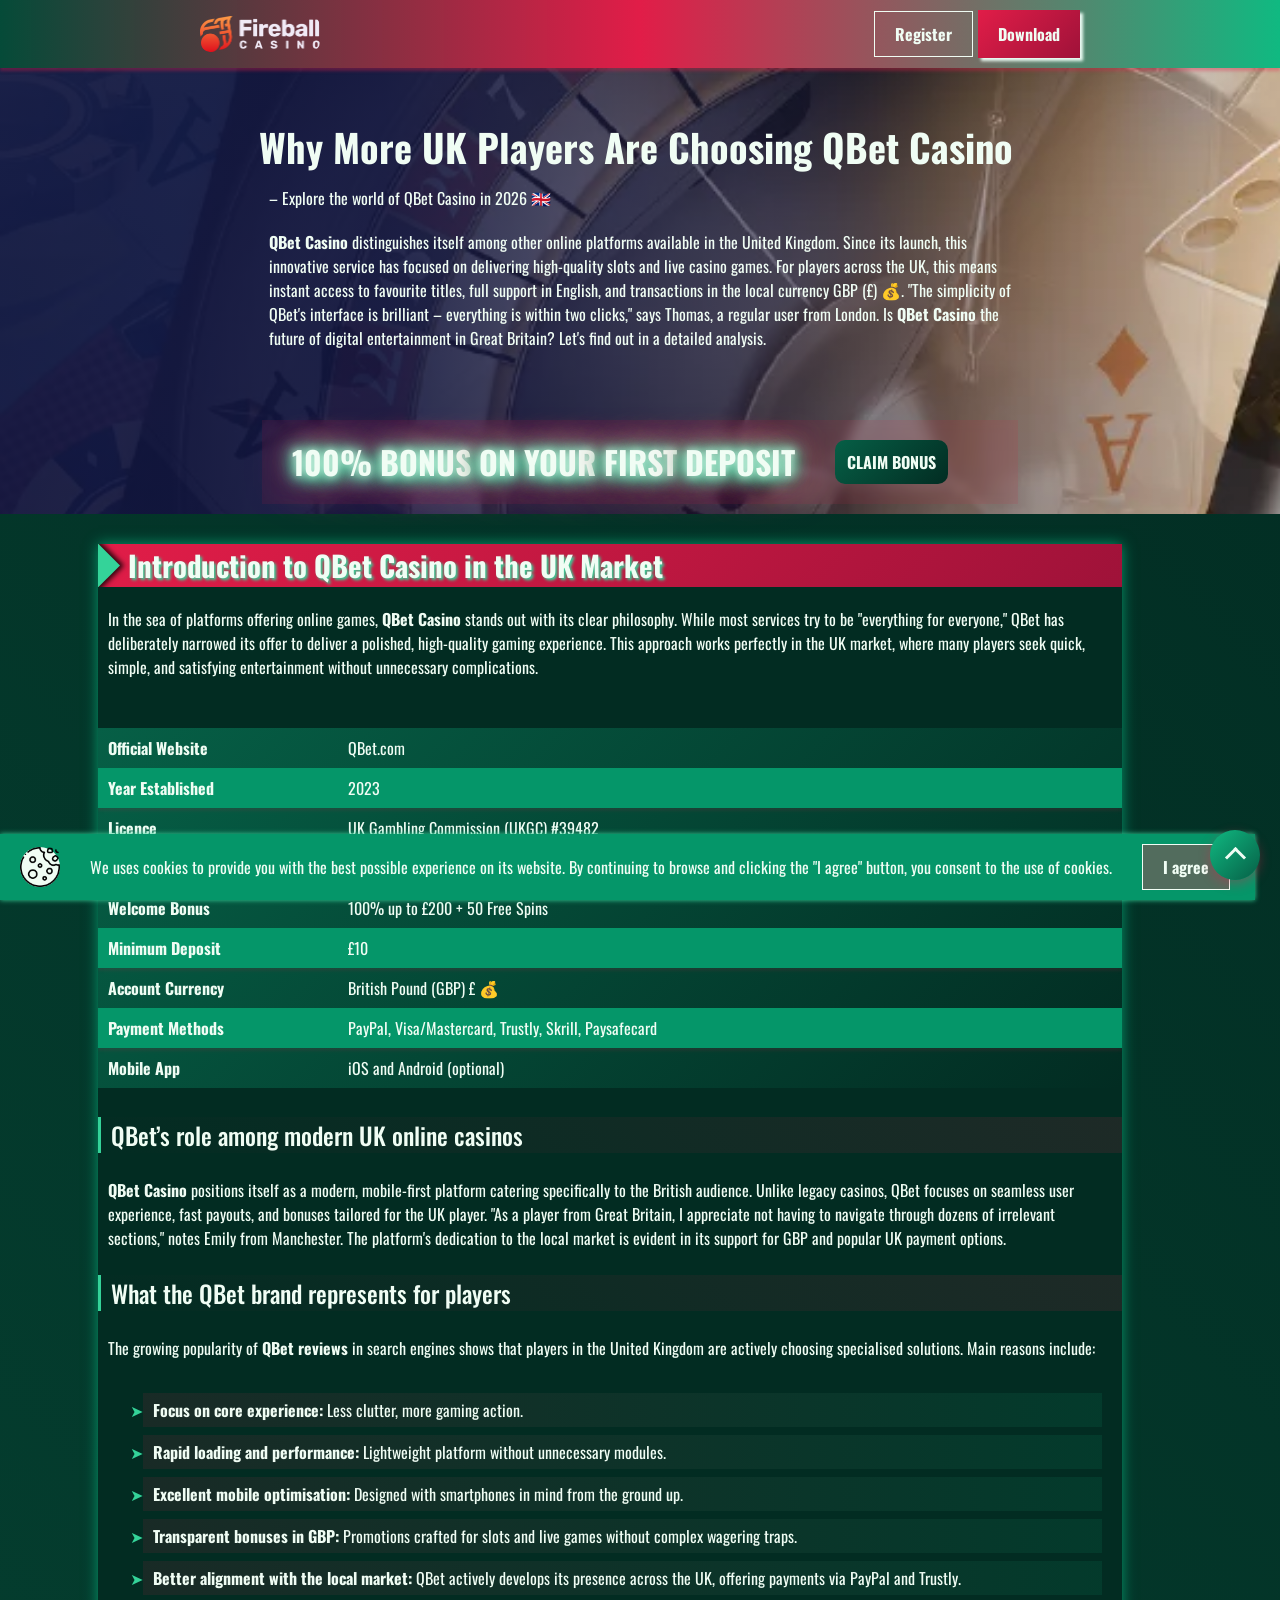
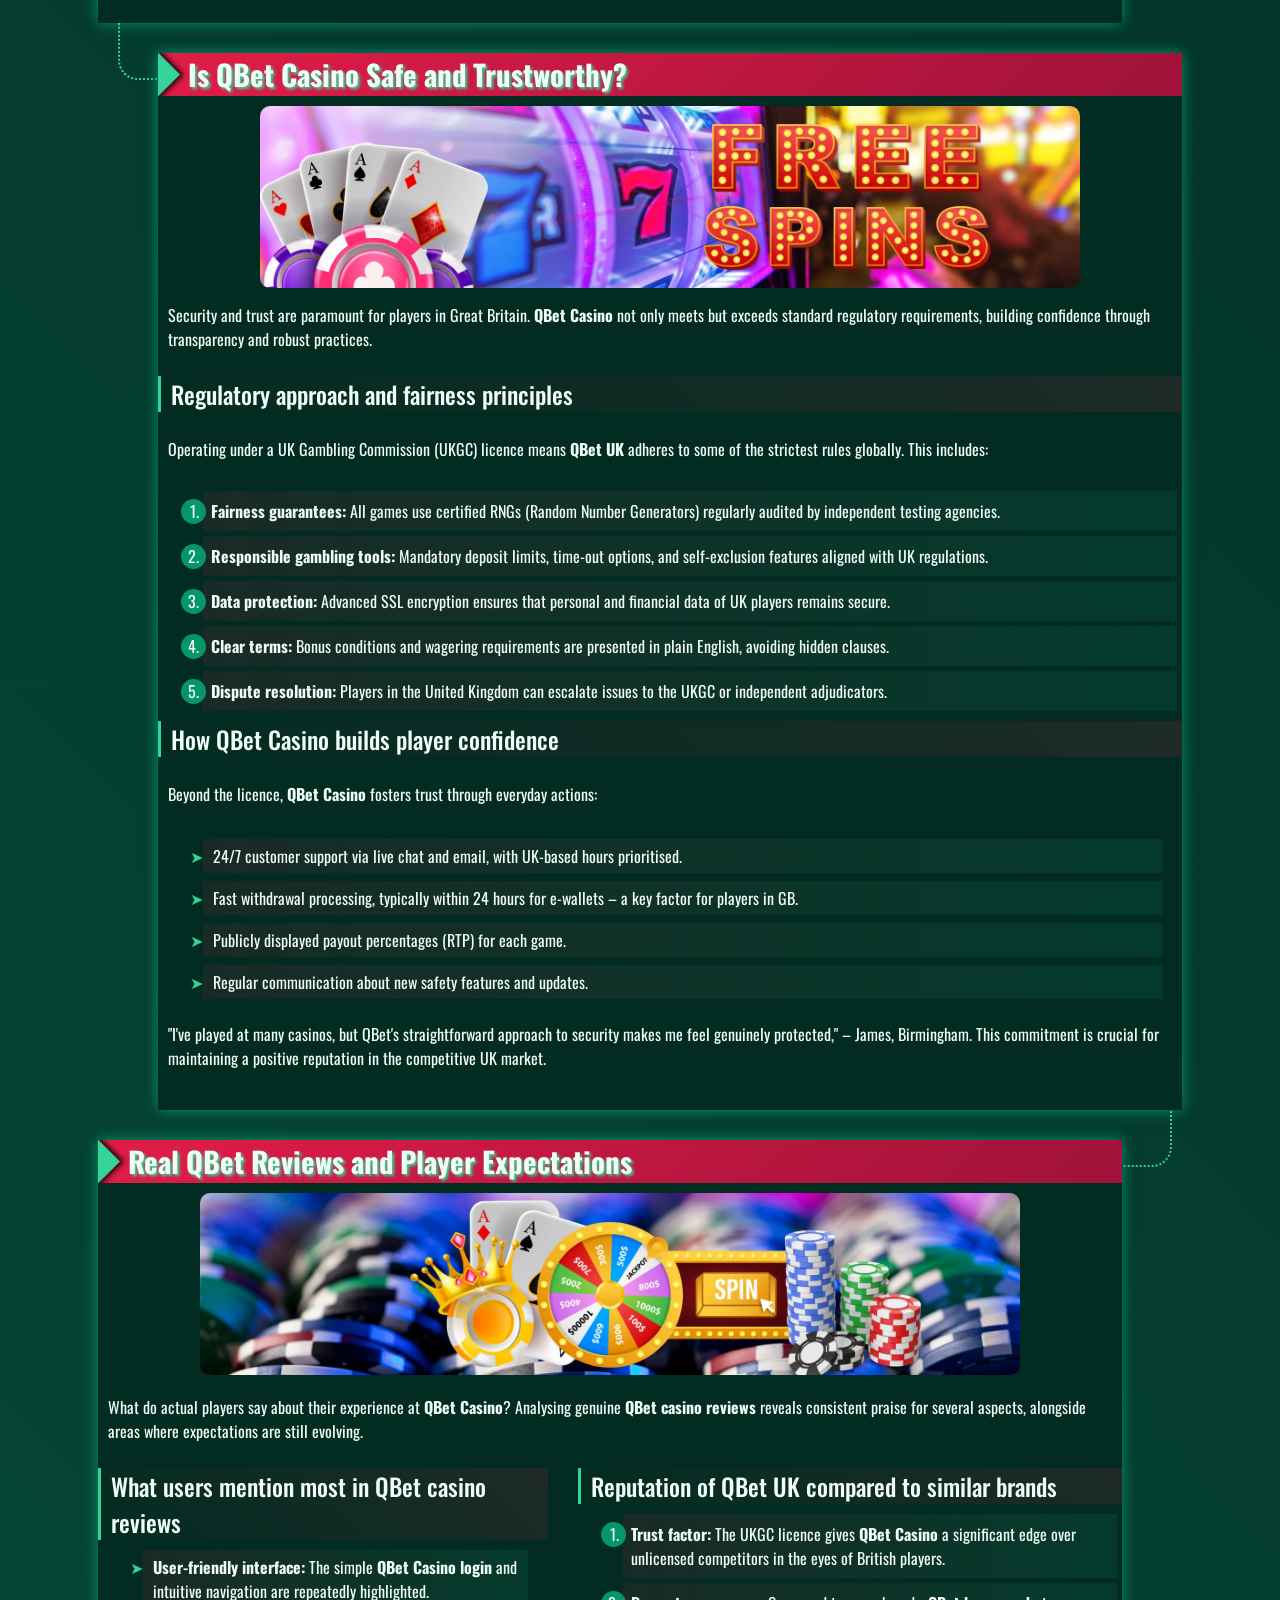
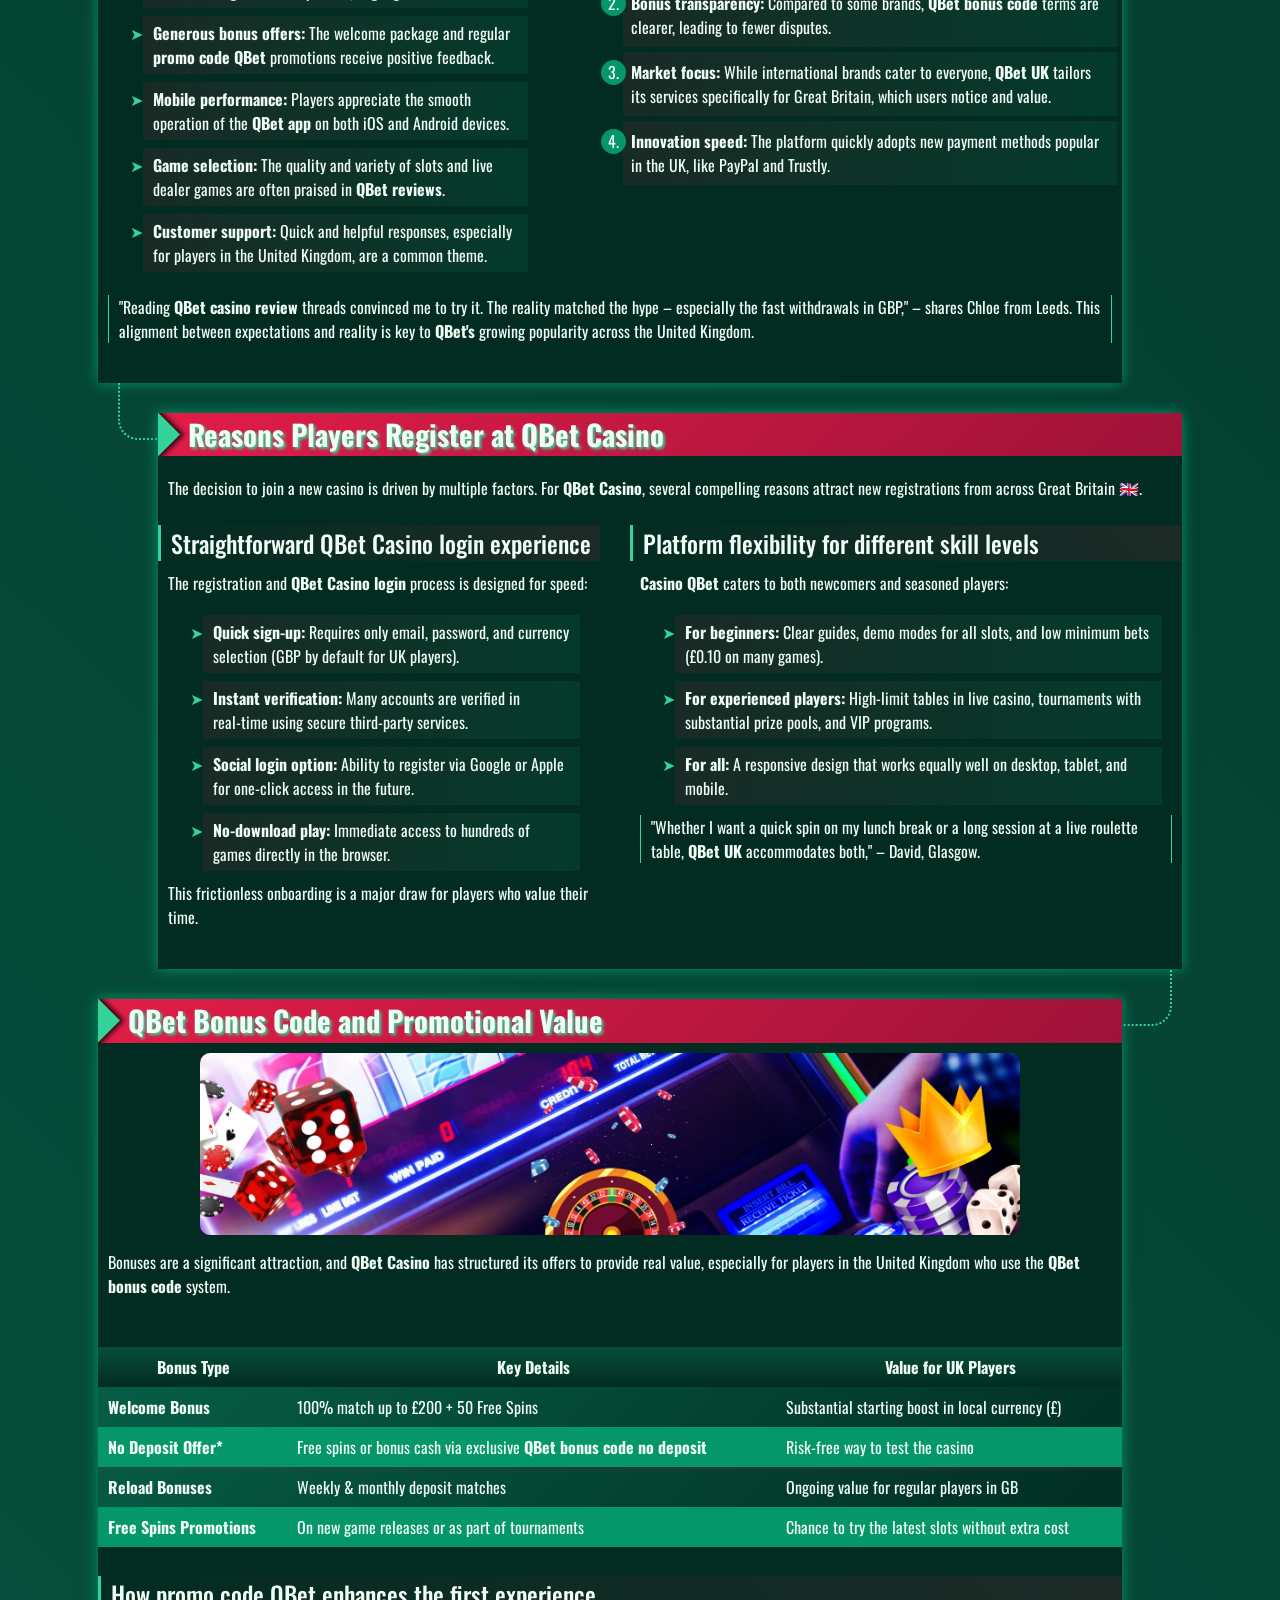
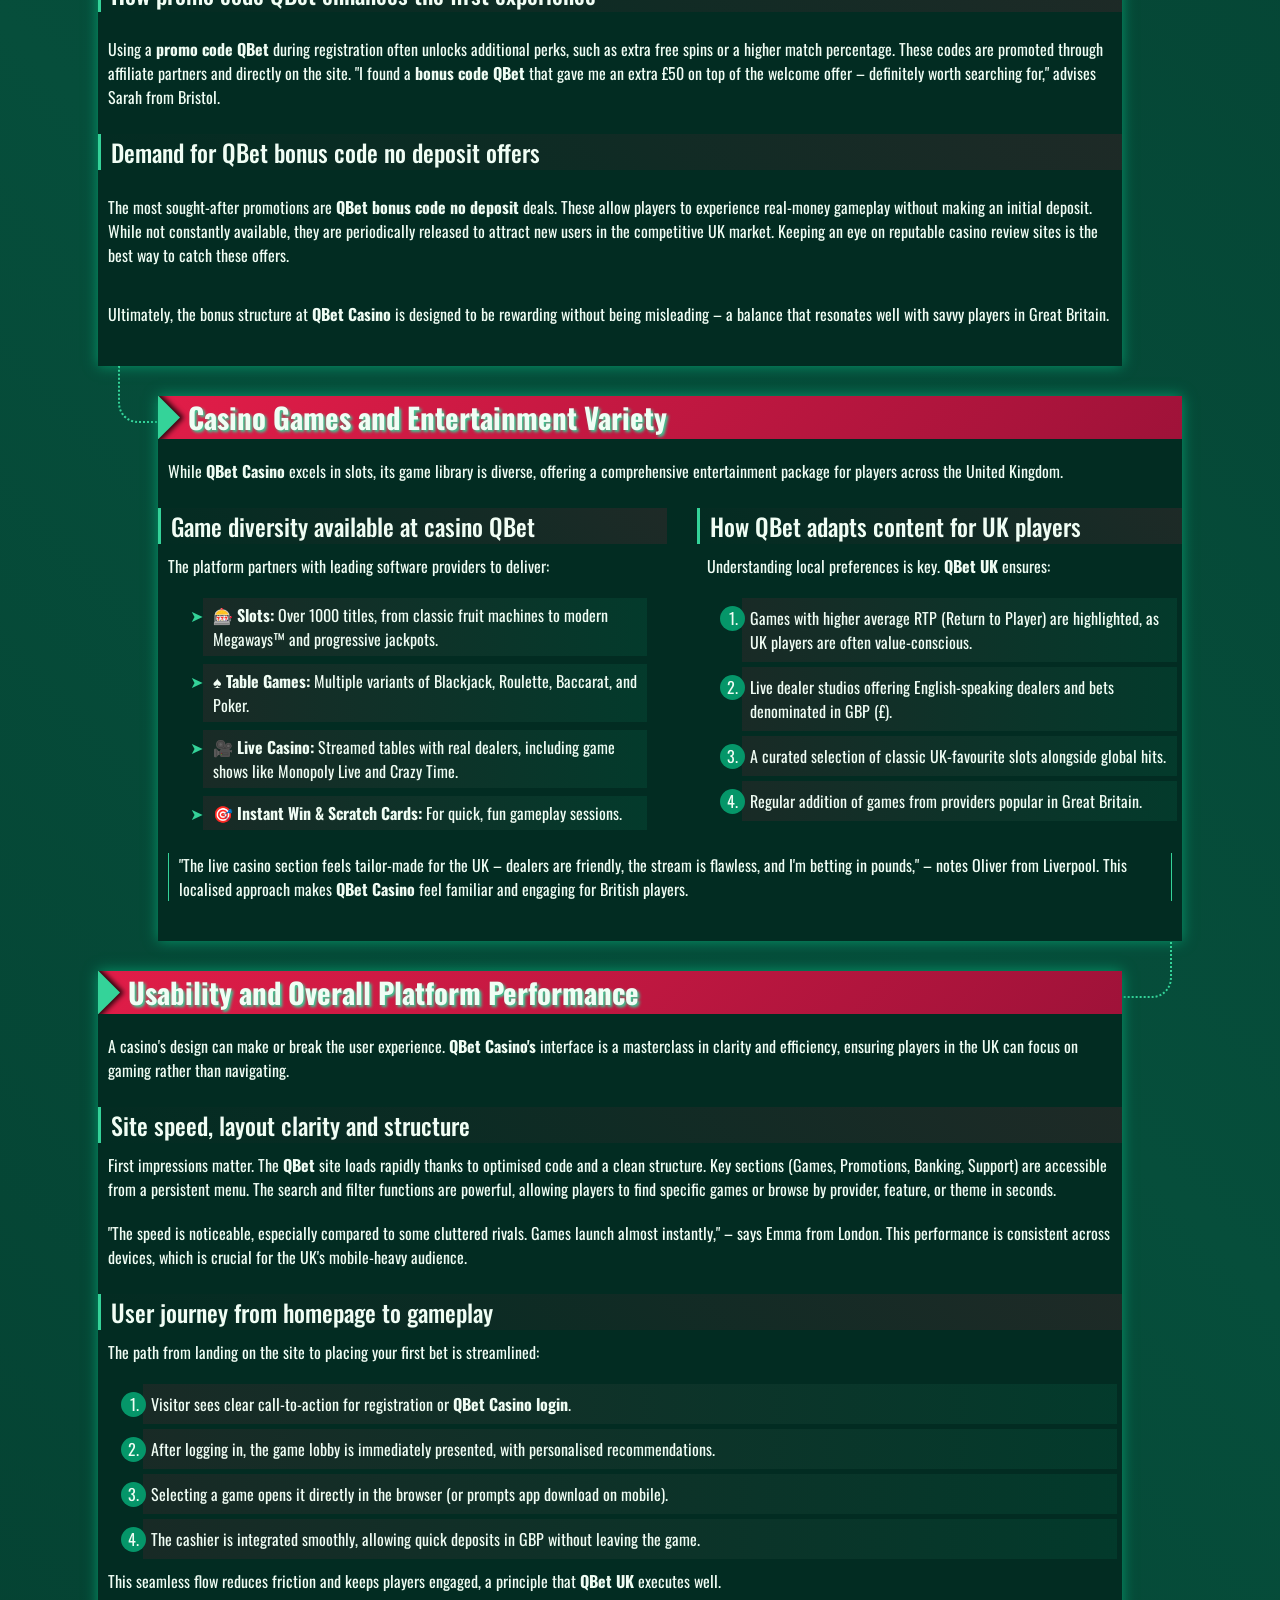
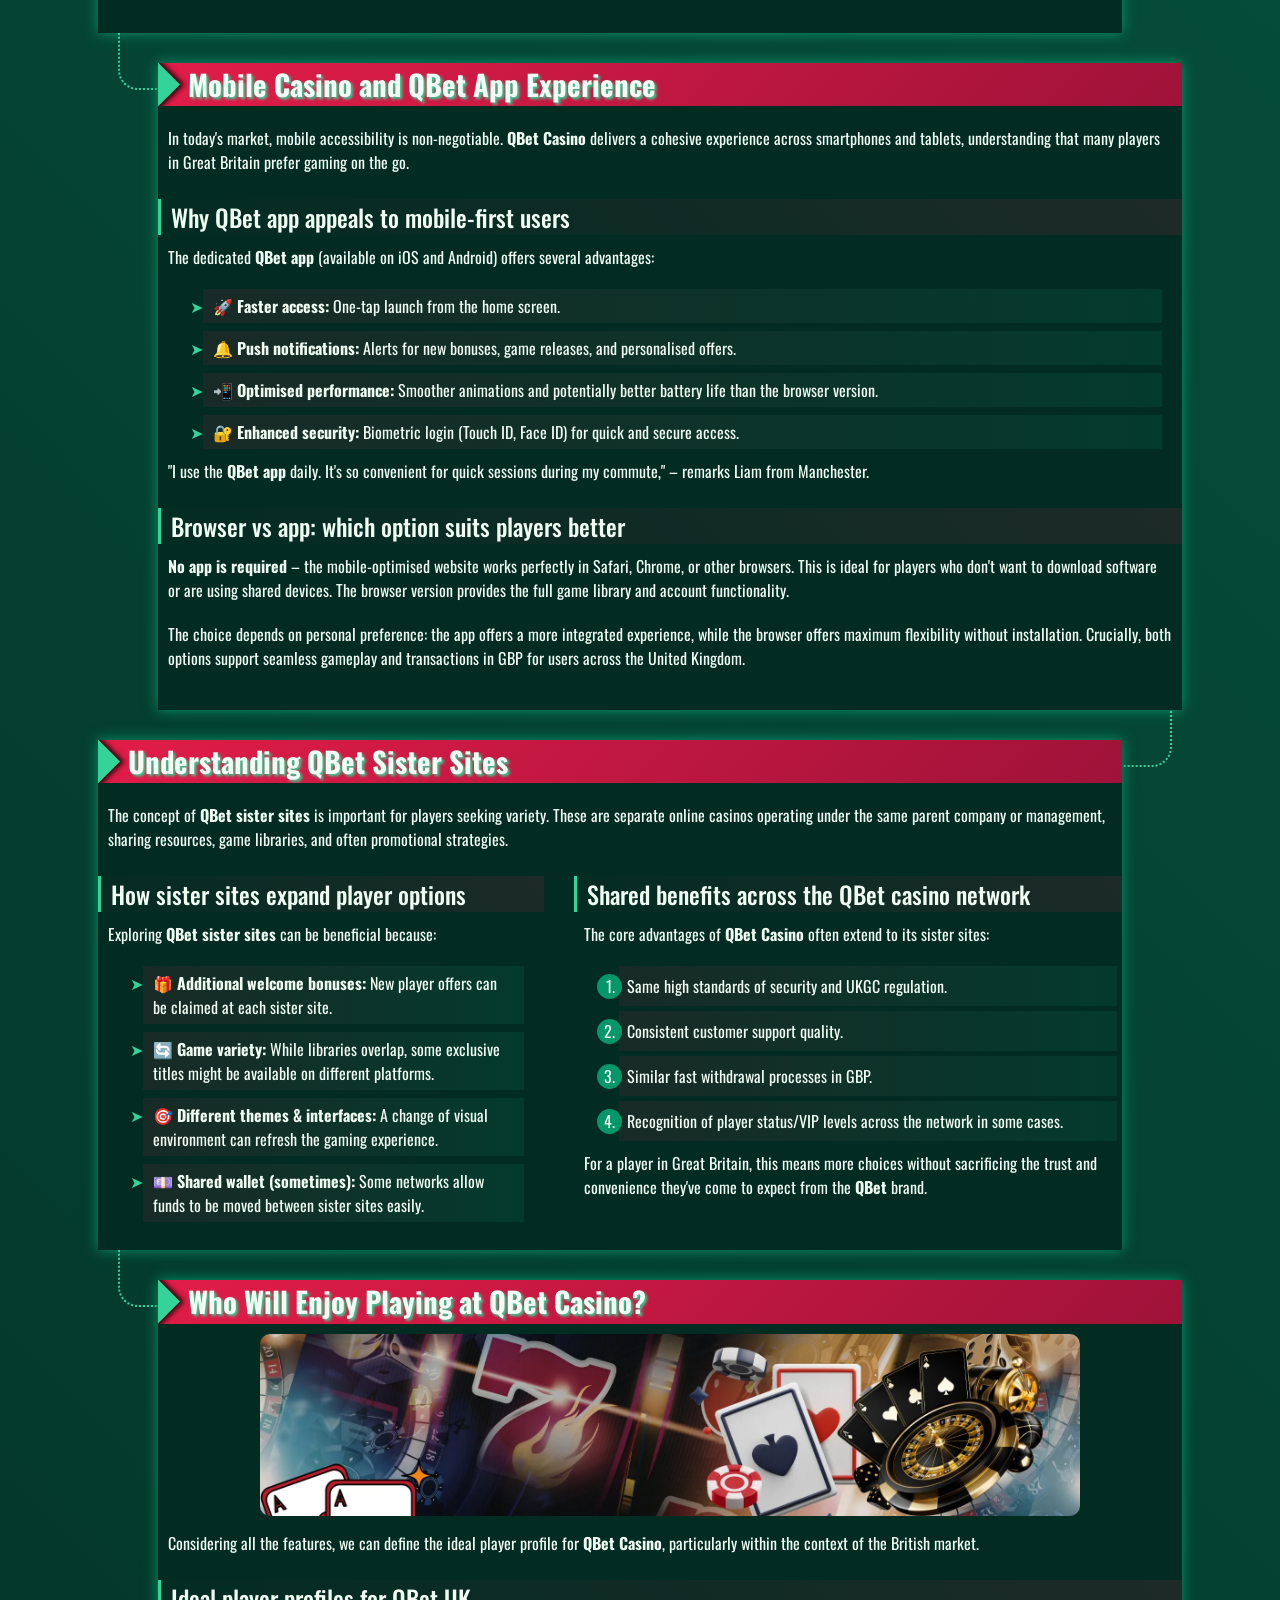
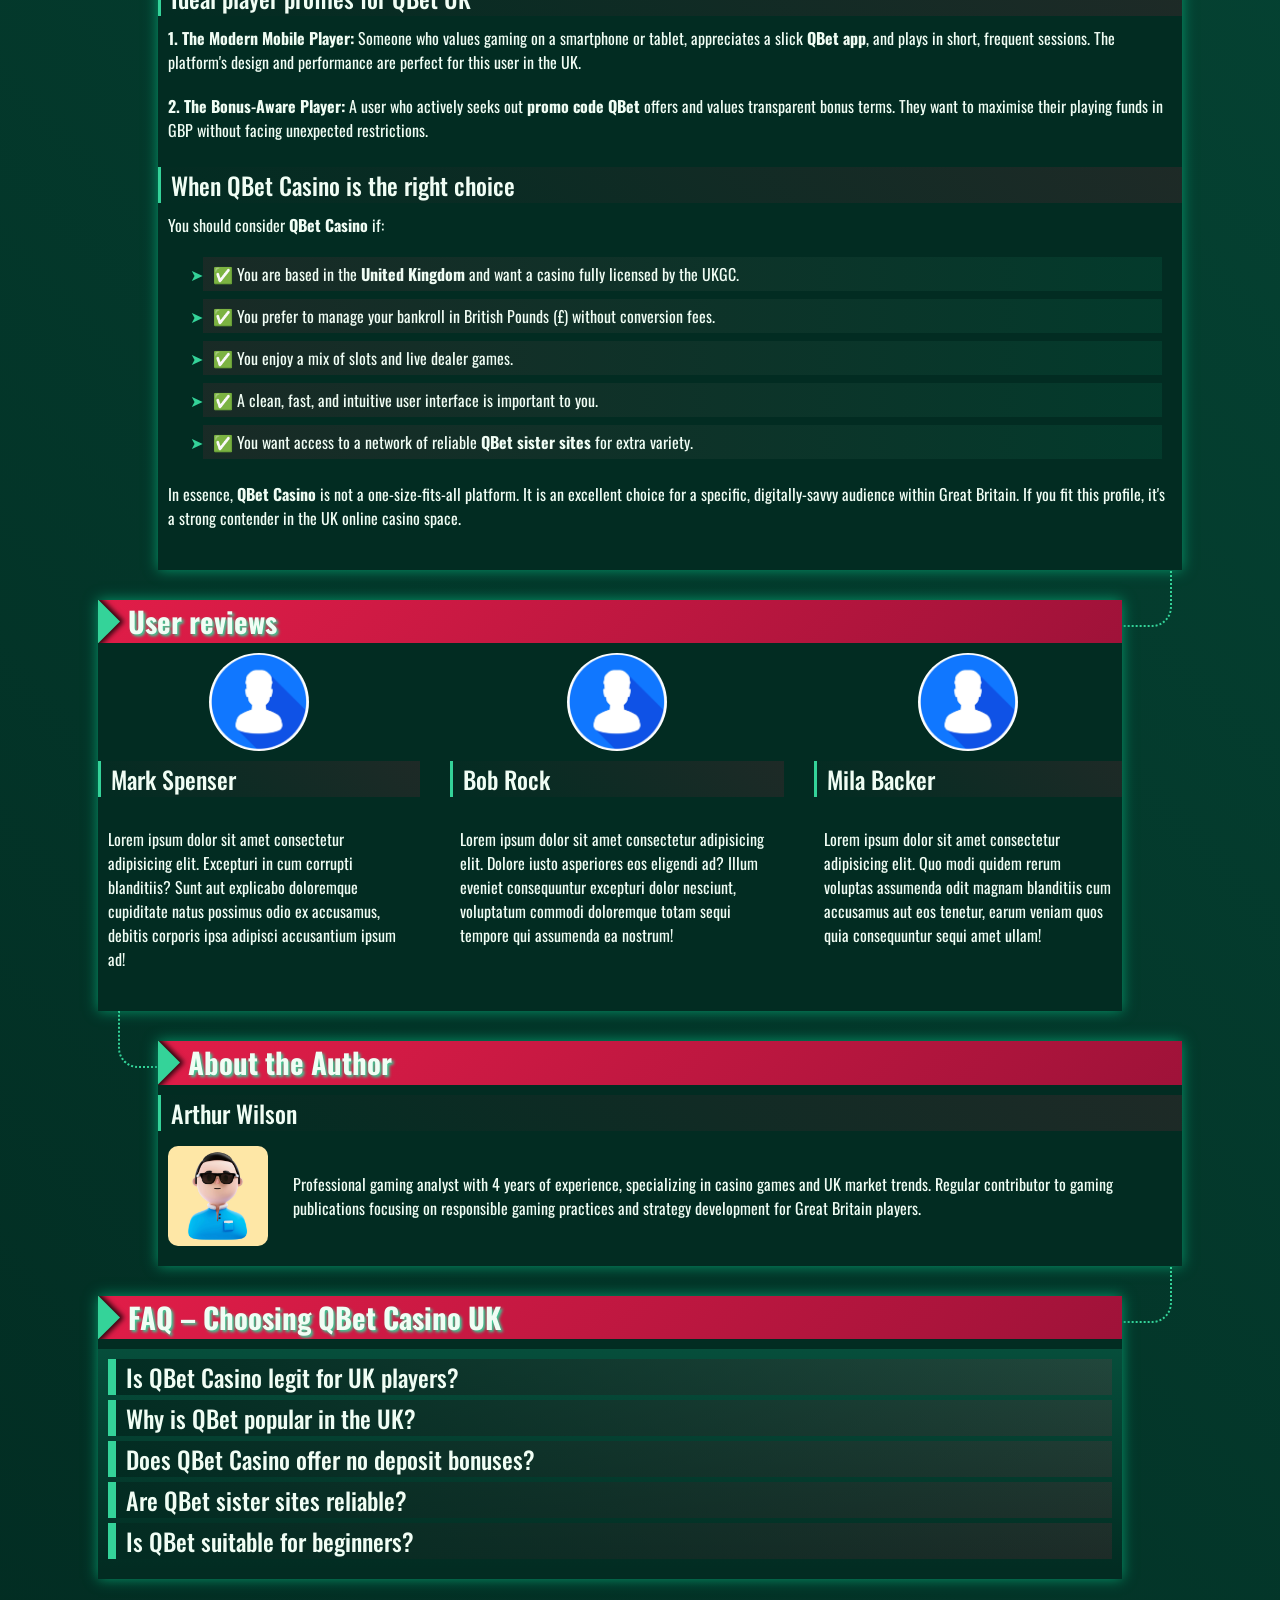
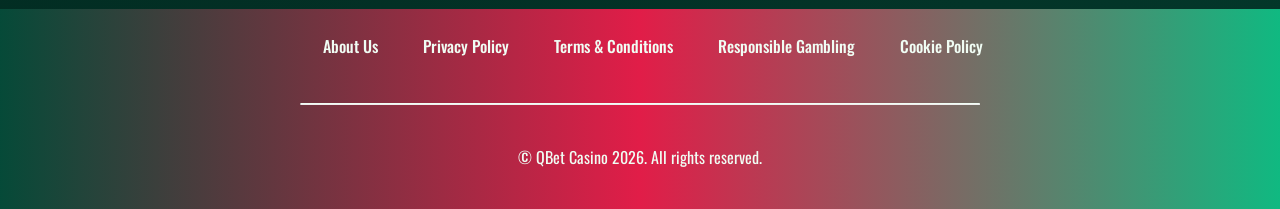
<file: index.html>
<!DOCTYPE html>
<html lang="en">

<head>
    <meta charset="UTF-8">
    <meta name="viewport" content="width=device-width, initial-scale=1.0">
    <link rel="stylesheet" href="style.css">
    <link rel="shortcut icon" href="favicon.ico" type="image/x-icon">
    <title>Why QBet Casino UK Is Gaining Popularity Among Players</title>
    <meta name="description"
        content="Learn why QBet Casino UK stands out: player-focused design, bonus codes, mobile access, sister sites and trusted reviews.">
<meta name="googlebot" content="index, follow, noarchive, max-snippet:-1">
    <link rel="alternate" hreflang="en-GB" href="https://vanessaswhimsicalworld.co.uk/en-gb/">
    <link rel="alternate" hreflang="x-default" href="https://vanessaswhimsicalworld.co.uk/">
    <link rel="canonical" href="https://vanessaswhimsicalworld.co.uk/en-gb/">

    <meta property="og:type" content="website" />
    <meta property="og:title" content="Why QBet Casino UK Is Gaining Popularity Among Players" />
    <meta property="og:description"
        content="Learn why QBet Casino UK stands out: player-focused design, bonus codes, mobile access, sister sites and trusted reviews." />
    <meta property="og:url" content="https://vanessaswhimsicalworld.co.uk/" />
    <meta property="og:site_name" content="QBet Casino" />
    <meta property="og:image" content="https://vanessaswhimsicalworld.co.uk/img/1.webp" />
    <meta property="og:locale" content="en_GB" />

    <meta name="twitter:card" content="summary_large_image" />
    <meta name="twitter:title" content="Why QBet Casino UK Is Gaining Popularity Among Players" />
    <meta name="twitter:description"
        content="Learn why QBet Casino UK stands out: player-focused design, bonus codes, mobile access, sister sites and trusted reviews." />
    <meta name="twitter:image" content="https://vanessaswhimsicalworld.co.uk/img/1.webp" />

    <script type="application/ld+json">
    {
        "@context": "https://schema.org",
        "@type": "Article",
        "headline": "Why QBet Casino UK Is Gaining Popularity Among Players",
        "description": "Learn why QBet Casino UK stands out: player-focused design, bonus codes, mobile access, sister sites and trusted reviews.",
        "mainEntityOfPage": {
            "@type": "WebPage",
            "@id": "https://vanessaswhimsicalworld.co.uk/"
        },
        "author": {
            "@type": "Person",
            "name": "John Smith",
            "url": "https://vanessaswhimsicalworld.co.uk/"
        },
        "publisher": {
            "@type": "Organization",
            "name": "QBet Casino",
            "logo": {
                "@type": "ImageObject",
                "url": "https://vanessaswhimsicalworld.co.uk/img/logo.webp"
            }
        },
        "datePublished": "2026-01-22",
        "dateModified": "2026-01-22"
    }
    </script>

    <script type="application/ld+json">
    {
        "@context": "https://schema.org",
        "@type": "WebSite",
        "url": "https://vanessaswhimsicalworld.co.uk/",
        "name": "QBet Casino",
        "description": "QBet in the United Kingdom: gaming platform, bonuses, and comprehensive reviews.",
        "inLanguage": "en-GB"
    }
    </script>

    <script type="application/ld+json">
    {
        "@context": "https://schema.org",
        "@type": "BreadcrumbList",
        "itemListElement": [{
                "@type": "ListItem",
                "position": 1,
                "name": "Home",
                "item": "https://vanessaswhimsicalworld.co.uk/"
            },
            {
                "@type": "ListItem",
                "position": 2,
                "name": "🎰 +100%",
                "item": "https://vanessaswhimsicalworld.co.uk/"
            }
        ]
    }
    </script>

    <script type="application/ld+json">
    {
      "@context": "https://schema.org",
      "@type": "FAQPage",
      "mainEntity": [
        {
          "@type": "Question",
          "name": "Is QBet Casino legit for UK players?",
          "acceptedAnswer": {
            "@type": "Answer",
            "text": "Yes, QBet Casino operates legally in the UK under a licence from the UK Gambling Commission (UKGC), ensuring fair play and security for all players in Great Britain."
          }
        },
        {
          "@type": "Question",
          "name": "Why is QBet popular in the UK?",
          "acceptedAnswer": {
            "@type": "Answer",
            "text": "QBet Casino's focus on the UK market means tailored bonuses in GBP (£), local payment methods, and an intuitive mobile experience, making it a top choice for players across the United Kingdom."
          }
        },
        {
          "@type": "Question",
          "name": "Does QBet Casino offer no deposit bonuses?",
          "acceptedAnswer": {
            "@type": "Answer",
            "text": "QBet occasionally provides no deposit offers through exclusive bonus codes. Check the promotions page or trusted affiliate sites for the latest QBet bonus code no deposit opportunities."
          }
        },
        {
          "@type": "Question",
          "name": "Are QBet sister sites reliable?",
          "acceptedAnswer": {
            "@type": "Answer",
            "text": "Yes, QBet sister sites operate under the same stringent regulatory standards, offering a consistent and secure experience for UK players."
          }
        },
        {
          "@type": "Question",
          "name": "Is QBet suitable for beginners?",
          "acceptedAnswer": {
            "@type": "Answer",
            "text": "Absolutely. The straightforward QBet Casino login, clear interface, and helpful guides make casino QBet an excellent starting point for new players in the UK."
          }
        }
      ]
    }
    </script>
</head>

<body>
    <header>
        <div class="logo">
            <a href="/"><img src="./img/logo.webp" alt="QBet Casino logo" width="140" height="70"></a>
        </div>
        <div class="header-btn">
            <a href="/play/" rel="nofollow" content="noindex" class="h-violet-btn">Register</a>
            <a href="/play/" rel="nofollow" content="noindex" class="h-accent-btn">Download</a>
        </div>
    </header>

    <main>
        <div class="promo">
            <div class="promo-l ">
                <h1>Why More UK Players Are Choosing QBet Casino</h1>
                <p class="txt">
                    – Explore the world of QBet Casino in 2026 🇬🇧
                </p>
                <p class="txt">
                    <strong>QBet Casino</strong> distinguishes itself among other online platforms available in the
                    United Kingdom. Since its launch, this innovative service has focused on delivering high-quality
                    slots and live casino games. For players across the UK, this means instant access to favourite
                    titles, full support in English, and transactions in the local currency GBP (£) 💰. "The simplicity
                    of QBet's interface is brilliant – everything is within two clicks," says Thomas, a regular user
                    from London. Is <strong>QBet Casino</strong> the future of digital entertainment in Great Britain?
                    Let's find out in a detailed analysis.
                </p>
            </div>

            <div class="promo-gift">
                <p class="txt-accent">
                    <span class="fast-flicker">100% bonus</span> on your <span class="flicker">first</span> deposit
                </p>

                <a href="/play/" rel="nofollow" content="noindex" class="btn-accent">Claim Bonus</a>
            </div>
        </div>

        <div class="wrapper">

            <div class="container" id="">
                <div class="container__header">
                    <h2>Introduction to QBet Casino in the UK Market</h2>
                </div>
                <div class="container__body">
                    <p class="txt">
                        In the sea of platforms offering online games, <strong>QBet Casino</strong> stands out with its
                        clear philosophy. While most services try to be "everything for everyone," QBet has deliberately
                        narrowed its offer to deliver a polished, high-quality gaming experience. This approach works
                        perfectly in the UK market, where many players seek quick, simple, and satisfying entertainment
                        without unnecessary complications.
                    </p>
                    <div class="table-wrapper">
                        <table>
                            <tbody>
                                <tr>
                                    <td class="row-title">Official Website</td>
                                    <td>QBet.com</td>
                                </tr>
                                <tr>
                                    <td class="row-title">Year Established</td>
                                    <td>2023</td>
                                </tr>
                                <tr>
                                    <td class="row-title">Licence</td>
                                    <td>UK Gambling Commission (UKGC) #39482</td>
                                </tr>
                                <tr>
                                    <td class="row-title">Game Providers</td>
                                    <td>NetEnt, Play'n GO, Pragmatic Play, Evolution Gaming, Big Time Gaming</td>
                                </tr>
                                <tr>
                                    <td class="row-title">Welcome Bonus</td>
                                    <td>100% up to £200 + 50 Free Spins</td>
                                </tr>
                                <tr>
                                    <td class="row-title">Minimum Deposit</td>
                                    <td>£10</td>
                                </tr>
                                <tr>
                                    <td class="row-title">Account Currency</td>
                                    <td>British Pound (GBP) £ 💰</td>
                                </tr>
                                <tr>
                                    <td class="row-title">Payment Methods</td>
                                    <td>PayPal, Visa/Mastercard, Trustly, Skrill, Paysafecard</td>
                                </tr>
                                <tr>
                                    <td class="row-title">Mobile App</td>
                                    <td>iOS and Android (optional)</td>
                                </tr>
                            </tbody>
                        </table>
                    </div>
                    <h3>QBet’s role among modern UK online casinos</h3>
                    <p class="txt">
                        <strong>QBet Casino</strong> positions itself as a modern, mobile-first platform catering
                        specifically to the British audience. Unlike legacy casinos, QBet focuses on seamless user
                        experience, fast payouts, and bonuses tailored for the UK player. "As a player from Great
                        Britain, I
                        appreciate not having to navigate through dozens of irrelevant sections," notes Emily from
                        Manchester. The platform's dedication to the local market is evident in its support for GBP and
                        popular UK payment options.
                    </p>
                    <h3>What the QBet brand represents for players</h3>
                    <p class="txt">
                        The growing popularity of <strong>QBet reviews</strong> in search engines shows that players in
                        the
                        United Kingdom are actively choosing specialised solutions. Main reasons include:
                    </p>
                    <ul class="item-list">
                        <li><strong>Focus on core experience:</strong> Less clutter, more gaming action.</li>
                        <li><strong>Rapid loading and performance:</strong> Lightweight platform without unnecessary
                            modules.</li>
                        <li><strong>Excellent mobile optimisation:</strong> Designed with smartphones in mind from
                            the
                            ground up.</li>
                        <li><strong>Transparent bonuses in GBP:</strong> Promotions crafted for slots and live games
                            without complex wagering traps.</li>
                        <li><strong>Better alignment with the local market:</strong> QBet actively develops its
                            presence across the UK, offering payments via PayPal and Trustly.</li>
                    </ul>
                </div>
            </div>

            <div class="container" id="inscription">
                <div class="container__header">
                    <h2>Is QBet Casino Safe and Trustworthy?</h2>
                </div>
                <div class="container__body">
                    <div class="img">
                        <img src="./img/2.webp" alt="QBet Casino Registration" width="1000" height="800">
                    </div>
                    <p class="txt">
                        Security and trust are paramount for players in Great Britain. <strong>QBet Casino</strong> not
                        only
                        meets but exceeds standard regulatory requirements, building confidence through transparency and
                        robust practices.
                    </p>
                    <h3>Regulatory approach and fairness principles</h3>
                    <p class="txt">
                        Operating under a UK Gambling Commission (UKGC) licence means <strong>QBet UK</strong> adheres
                        to
                        some of the strictest rules globally. This includes:
                    </p>
                    <ol>
                        <li><strong>Fairness guarantees:</strong> All games use certified RNGs (Random Number
                            Generators)
                            regularly audited by independent testing agencies.</li>
                        <li><strong>Responsible gambling tools:</strong> Mandatory deposit limits, time‑out options, and
                            self‑exclusion features aligned with UK regulations.</li>
                        <li><strong>Data protection:</strong> Advanced SSL encryption ensures that personal and
                            financial
                            data of UK players remains secure.</li>
                        <li><strong>Clear terms:</strong> Bonus conditions and wagering requirements are presented in
                            plain
                            English, avoiding hidden clauses.</li>
                        <li><strong>Dispute resolution:</strong> Players in the United Kingdom can escalate issues to
                            the
                            UKGC or independent adjudicators.</li>
                    </ol>
                    <h3>How QBet Casino builds player confidence</h3>
                    <p class="txt">
                        Beyond the licence, <strong>QBet Casino</strong> fosters trust through everyday actions:
                    </p>
                    <ul>
                        <li> 24/7 customer support via live chat and email, with UK‑based hours prioritised.</li>
                        <li> Fast withdrawal processing, typically within 24 hours for e‑wallets – a key factor for
                            players
                            in GB.</li>
                        <li> Publicly displayed payout percentages (RTP) for each game.</li>
                        <li> Regular communication about new safety features and updates.</li>
                    </ul>
                    <p class="txt">
                        "I've played at many casinos, but QBet's straightforward approach to security makes me feel
                        genuinely protected," – James, Birmingham. This commitment is crucial for maintaining a positive
                        reputation in the competitive UK market.
                    </p>
                </div>
            </div>

            <div class="container" id="review">
                <div class="container__header">
                    <h2>Real QBet Reviews and Player Expectations</h2>
                </div>
                <div class="img">
                    <img src="./img/1.webp" alt="QBet Casino Bonus" width="1000" height="800">
                </div>
                <div class="container__body">
                    <p class="txt">
                        What do actual players say about their experience at <strong>QBet Casino</strong>? Analysing
                        genuine
                        <strong>QBet casino reviews</strong> reveals consistent praise for several aspects, alongside
                        areas
                        where expectations are still evolving.
                    </p>
                    <div class="comparison-list">
                        <div>
                            <h3>What users mention most in QBet casino reviews</h3>
                            <ul>
                                <li><strong>User‑friendly interface:</strong> The simple <strong>QBet Casino
                                        login</strong>
                                    and intuitive navigation are repeatedly highlighted.</li>
                                <li><strong>Generous bonus offers:</strong> The welcome package and regular
                                    <strong>promo
                                        code QBet</strong> promotions receive positive feedback.
                                </li>
                                <li><strong>Mobile performance:</strong> Players appreciate the smooth operation of the
                                    <strong>QBet app</strong> on both iOS and Android devices.
                                </li>
                                <li><strong>Game selection:</strong> The quality and variety of slots and live dealer
                                    games
                                    are often praised in <strong>QBet reviews</strong>.</li>
                                <li><strong>Customer support:</strong> Quick and helpful responses, especially for
                                    players
                                    in the United Kingdom, are a common theme.</li>
                            </ul>
                        </div>
                        <div>
                            <h3>Reputation of QBet UK compared to similar brands</h3>
                            <ol>
                                <li><strong>Trust factor:</strong> The UKGC licence gives <strong>QBet Casino</strong> a
                                    significant edge over unlicensed competitors in the eyes of British players.</li>
                                <li><strong>Bonus transparency:</strong> Compared to some brands, <strong>QBet bonus
                                        code</strong> terms are clearer, leading to fewer disputes.</li>
                                <li><strong>Market focus:</strong> While international brands cater to everyone,
                                    <strong>QBet UK</strong> tailors its services specifically for Great Britain, which
                                    users notice and value.
                                </li>
                                <li><strong>Innovation speed:</strong> The platform quickly adopts new payment methods
                                    popular in the UK, like PayPal and Trustly.</li>
                            </ol>
                        </div>
                    </div>
                    <p class="txt quote">
                        "Reading <strong>QBet casino review</strong> threads convinced me to try it. The reality matched
                        the
                        hype – especially the fast withdrawals in GBP," – shares Chloe from Leeds. This alignment
                        between
                        expectations and reality is key to <strong>QBet's</strong> growing popularity across the United
                        Kingdom.
                    </p>
                </div>
            </div>
            <div class="container" id="games">
                <div class="container__header">
                    <h2>Reasons Players Register at QBet Casino</h2>
                </div>
                <div class="container__body">
                    <p class="txt">
                        The decision to join a new casino is driven by multiple factors. For <strong>QBet
                            Casino</strong>,
                        several compelling reasons attract new registrations from across Great Britain 🇬🇧.
                    </p>
                    <div class="comparison-list">
                        <div>
                            <h3>Straightforward QBet Casino login experience</h3>
                            <p class="txt">
                                The registration and <strong>QBet Casino login</strong> process is designed for speed:
                            </p>
                            <ul>
                                <li><strong>Quick sign‑up:</strong> Requires only email, password, and currency
                                    selection
                                    (GBP by default for UK players).</li>
                                <li><strong>Instant verification:</strong> Many accounts are verified in real‑time using
                                    secure third‑party services.</li>
                                <li><strong>Social login option:</strong> Ability to register via Google or Apple for
                                    one‑click access in the future.</li>
                                <li><strong>No‑download play:</strong> Immediate access to hundreds of games directly in
                                    the
                                    browser.</li>
                            </ul>
                            <p class="txt">
                                This frictionless onboarding is a major draw for players who value their time.
                            </p>
                        </div>
                        <div>
                            <h3>Platform flexibility for different skill levels</h3>
                            <p class="txt">
                                <strong>Casino QBet</strong> caters to both newcomers and seasoned players:
                            </p>
                            <ul>
                                <li><strong>For beginners:</strong> Clear guides, demo modes for all slots, and low
                                    minimum
                                    bets (£0.10 on many games).</li>
                                <li><strong>For experienced players:</strong> High‑limit tables in live casino,
                                    tournaments
                                    with substantial prize pools, and VIP programs.</li>
                                <li><strong>For all:</strong> A responsive design that works equally well on desktop,
                                    tablet, and mobile.</li>
                            </ul>
                            <p class="txt quote">
                                "Whether I want a quick spin on my lunch break or a long session at a live roulette
                                table,
                                <strong>QBet UK</strong> accommodates both," – David, Glasgow.
                            </p>
                        </div>
                    </div>
                </div>
            </div>
            <div class="container" id="bonus">
                <div class="container__header">
                    <h2>QBet Bonus Code and Promotional Value</h2>
                </div>
                <div class="container__body">
                    <div class="img">
                        <img src="./img/3.webp" alt="QBet Bonus Code and Promotional Value" width="1000" height="800">
                    </div>
                    <p class="txt">
                        Bonuses are a significant attraction, and <strong>QBet Casino</strong> has structured its offers
                        to
                        provide real value, especially for players in the United Kingdom who use the <strong>QBet bonus
                            code</strong> system.
                    </p>
                    <div class="table-wrapper">
                        <table>
                            <thead>
                                <tr>
                                    <th>Bonus Type</th>
                                    <th>Key Details</th>
                                    <th>Value for UK Players</th>
                                </tr>
                            </thead>
                            <tbody>
                                <tr>
                                    <td class="row-title">Welcome Bonus</td>
                                    <td>100% match up to £200 + 50 Free Spins</td>
                                    <td>Substantial starting boost in local currency (£)</td>
                                </tr>
                                <tr>
                                    <td class="row-title">No Deposit Offer*</td>
                                    <td>Free spins or bonus cash via exclusive <strong>QBet bonus code no
                                            deposit</strong>
                                    </td>
                                    <td>Risk‑free way to test the casino</td>
                                </tr>
                                <tr>
                                    <td class="row-title">Reload Bonuses</td>
                                    <td>Weekly & monthly deposit matches</td>
                                    <td>Ongoing value for regular players in GB</td>
                                </tr>
                                <tr>
                                    <td class="row-title">Free Spins Promotions</td>
                                    <td>On new game releases or as part of tournaments</td>
                                    <td>Chance to try the latest slots without extra cost</td>
                                </tr>
                            </tbody>
                        </table>
                    </div>
                    <h3>How promo code QBet enhances the first experience</h3>
                    <p class="txt">
                        Using a <strong>promo code QBet</strong> during registration often unlocks additional perks,
                        such as
                        extra free spins or a higher match percentage. These codes are promoted through affiliate
                        partners
                        and directly on the site. "I found a <strong>bonus code QBet</strong> that gave me an extra £50
                        on
                        top of the welcome offer – definitely worth searching for," advises Sarah from Bristol.
                    </p>
                    <h3>Demand for QBet bonus code no deposit offers</h3>
                    <p class="txt">
                        The most sought‑after promotions are <strong>QBet bonus code no deposit</strong> deals. These
                        allow
                        players to experience real‑money gameplay without making an initial deposit. While not
                        constantly
                        available, they are periodically released to attract new users in the competitive UK market.
                        Keeping
                        an eye on reputable casino review sites is the best way to catch these offers.
                    </p>
                    <p class="txt">
                        Ultimately, the bonus structure at <strong>QBet Casino</strong> is designed to be rewarding
                        without
                        being misleading – a balance that resonates well with savvy players in Great Britain.
                    </p>
                </div>
            </div>

            <div class="container" id="conseils">
                <div class="container__header">
                    <h2>Casino Games and Entertainment Variety</h2>
                </div>
                <div class="container__body">
                    <p class="txt">
                        While <strong>QBet Casino</strong> excels in slots, its game library is diverse, offering a
                        comprehensive entertainment package for players across the United Kingdom.
                    </p>
                    <div class="comparison-list">
                        <div>
                            <h3>Game diversity available at casino QBet</h3>
                            <p class="txt">
                                The platform partners with leading software providers to deliver:
                            </p>
                            <ul>
                                <li>🎰 <strong>Slots:</strong> Over 1000 titles, from classic fruit machines to modern
                                    Megaways™ and progressive jackpots.</li>
                                <li>♠️ <strong>Table Games:</strong> Multiple variants of Blackjack, Roulette, Baccarat,
                                    and
                                    Poker.</li>
                                <li>🎥 <strong>Live Casino:</strong> Streamed tables with real dealers, including game
                                    shows
                                    like Monopoly Live and Crazy Time.</li>
                                <li>🎯 <strong>Instant Win & Scratch Cards:</strong> For quick, fun gameplay sessions.
                                </li>
                            </ul>
                        </div>
                        <div>
                            <h3>How QBet adapts content for UK players</h3>
                            <p class="txt">
                                Understanding local preferences is key. <strong>QBet UK</strong> ensures:
                            </p>
                            <ol>
                                <li>Games with higher average RTP (Return to Player) are highlighted, as UK players are
                                    often value‑conscious.</li>
                                <li>Live dealer studios offering English‑speaking dealers and bets denominated in GBP
                                    (£).
                                </li>
                                <li>A curated selection of classic UK‑favourite slots alongside global hits.</li>
                                <li>Regular addition of games from providers popular in Great Britain.</li>
                            </ol>
                        </div>
                    </div>
                    <p class="txt quote">
                        "The live casino section feels tailor‑made for the UK – dealers are friendly, the stream is
                        flawless, and I'm betting in pounds," – notes Oliver from Liverpool. This localised approach
                        makes
                        <strong>QBet Casino</strong> feel familiar and engaging for British players.
                    </p>
                </div>
            </div>

            <div class="container" id="mobile">
                <div class="container__header">
                    <h2>Usability and Overall Platform Performance</h2>
                </div>
                <div class="container__body">
                    <p class="txt">
                        A casino's design can make or break the user experience. <strong>QBet Casino's</strong>
                        interface is
                        a masterclass in clarity and efficiency, ensuring players in the UK can focus on gaming rather
                        than
                        navigating.
                    </p>
                    <div>
                        <h3>Site speed, layout clarity and structure</h3>
                        <p class="txt">
                            First impressions matter. The <strong>QBet</strong> site loads rapidly thanks to optimised
                            code and a clean structure. Key sections (Games, Promotions, Banking, Support) are
                            accessible from a persistent menu. The search and filter functions are powerful, allowing
                            players to find specific games or browse by provider, feature, or theme in seconds.
                        </p>
                        <p class="txt">
                            "The speed is noticeable, especially compared to some cluttered rivals. Games launch almost
                            instantly," – says Emma from London. This performance is consistent across devices, which is
                            crucial for the UK's mobile‑heavy audience.
                        </p>
                    </div>
                    <div>
                        <h3>User journey from homepage to gameplay</h3>
                        <p class="txt">
                            The path from landing on the site to placing your first bet is streamlined:
                        </p>
                        <ol>
                            <li>Visitor sees clear call‑to‑action for registration or <strong>QBet Casino
                                    login</strong>.</li>
                            <li>After logging in, the game lobby is immediately presented, with personalised
                                recommendations.</li>
                            <li>Selecting a game opens it directly in the browser (or prompts app download on mobile).
                            </li>
                            <li>The cashier is integrated smoothly, allowing quick deposits in GBP without leaving the
                                game.</li>
                        </ol>
                        <p class="txt">
                            This seamless flow reduces friction and keeps players engaged, a principle that <strong>QBet
                                UK</strong> executes well.
                        </p>
                    </div>
                </div>

            </div>

            <div class="container" id="demo">
                <div class="container__header">
                    <h2>Mobile Casino and QBet App Experience</h2>
                </div>
                <div class="container__body">
                    <p class="txt">
                        In today's market, mobile accessibility is non‑negotiable. <strong>QBet Casino</strong> delivers
                        a
                        cohesive experience across smartphones and tablets, understanding that many players in Great
                        Britain
                        prefer gaming on the go.
                    </p>
                    <div>
                        <h3>Why QBet app appeals to mobile‑first users</h3>
                        <p class="txt">
                            The dedicated <strong>QBet app</strong> (available on iOS and Android) offers several
                            advantages:
                        </p>
                        <ul>
                            <li>🚀 <strong>Faster access:</strong> One‑tap launch from the home screen.</li>
                            <li>🔔 <strong>Push notifications:</strong> Alerts for new bonuses, game releases, and
                                personalised offers.</li>
                            <li>📲 <strong>Optimised performance:</strong> Smoother animations and potentially better
                                battery life than the browser version.</li>
                            <li>🔐 <strong>Enhanced security:</strong> Biometric login (Touch ID, Face ID) for quick and
                                secure access.</li>
                        </ul>
                        <p class="txt">
                            "I use the <strong>QBet app</strong> daily. It's so convenient for quick sessions during my
                            commute," – remarks Liam from Manchester.
                        </p>
                    </div>
                    <div>
                        <h3>Browser vs app: which option suits players better</h3>
                        <p class="txt">
                            <strong>No app is required</strong> – the mobile‑optimised website works perfectly in
                            Safari, Chrome, or other browsers. This is ideal for players who don't want to download
                            software or are using shared devices. The browser version provides the full game library and
                            account functionality.
                        </p>
                        <p class="txt">
                            The choice depends on personal preference: the app offers a more integrated experience,
                            while the browser offers maximum flexibility without installation. Crucially, both options
                            support seamless gameplay and transactions in GBP for users across the United Kingdom.
                        </p>
                    </div>
                </div>
            </div>

            <div class="container" id="deposit">
                <div class="container__header">
                    <h2>Understanding QBet Sister Sites</h2>
                </div>
                <div class="container__body">
                    <p class="txt">
                        The concept of <strong>QBet sister sites</strong> is important for players seeking variety.
                        These
                        are separate online casinos operating under the same parent company or management, sharing
                        resources, game libraries, and often promotional strategies.
                    </p>
                    <div class="comparison-list">
                        <div>
                            <h3>How sister sites expand player options</h3>
                            <p class="txt">
                                Exploring <strong>QBet sister sites</strong> can be beneficial because:
                            </p>
                            <ul>
                                <li>🎁 <strong>Additional welcome bonuses:</strong> New player offers can be claimed at
                                    each
                                    sister site.</li>
                                <li>🔄 <strong>Game variety:</strong> While libraries overlap, some exclusive titles
                                    might
                                    be available on different platforms.</li>
                                <li>🎯 <strong>Different themes & interfaces:</strong> A change of visual environment
                                    can
                                    refresh the gaming experience.</li>
                                <li>💷 <strong>Shared wallet (sometimes):</strong> Some networks allow funds to be moved
                                    between sister sites easily.</li>
                            </ul>
                        </div>
                        <div>
                            <h3>Shared benefits across the QBet casino network</h3>
                            <p class="txt">
                                The core advantages of <strong>QBet Casino</strong> often extend to its sister sites:
                            </p>
                            <ol>
                                <li>Same high standards of security and UKGC regulation.</li>
                                <li>Consistent customer support quality.</li>
                                <li>Similar fast withdrawal processes in GBP.</li>
                                <li>Recognition of player status/VIP levels across the network in some cases.</li>
                            </ol>
                            <p class="txt">
                                For a player in Great Britain, this means more choices without sacrificing the trust and
                                convenience they've come to expect from the <strong>QBet</strong> brand.
                            </p>
                        </div>
                    </div>
                </div>
            </div>

            <div class="container" id="withdrawal">
                <div class="container__header">
                    <h2>Who Will Enjoy Playing at QBet Casino?</h2>
                </div>
                <div class="container__body">
                    <div class="img">
                        <img src="./img/4.webp" alt="Who Will Enjoy Playing at QBet Casino?" width="1000" height="800">
                    </div>
                    <p class="txt">
                        Considering all the features, we can define the ideal player profile for <strong>QBet
                            Casino</strong>, particularly within the context of the British market.
                    </p>
                    <div>
                        <h3>Ideal player profiles for QBet UK</h3>
                        <p class="txt">
                            <strong>1. The Modern Mobile Player:</strong> Someone who values gaming on a smartphone or
                            tablet, appreciates a slick <strong>QBet app</strong>, and plays in short, frequent
                            sessions. The platform's design and performance are perfect for this user in the UK.
                        </p>
                        <p class="txt">
                            <strong>2. The Bonus‑Aware Player:</strong> A user who actively seeks out <strong>promo code
                                QBet</strong> offers and values transparent bonus terms. They want to maximise their
                            playing funds in GBP without facing unexpected restrictions.
                        </p>
                    </div>
                    <div>
                        <h3>When QBet Casino is the right choice</h3>
                        <p class="txt">
                            You should consider <strong>QBet Casino</strong> if:
                        </p>
                        <ul>
                            <li>✅ You are based in the <strong>United Kingdom</strong> and want a casino fully licensed
                                by the UKGC.</li>
                            <li>✅ You prefer to manage your bankroll in British Pounds (£) without conversion fees.</li>
                            <li>✅ You enjoy a mix of slots and live dealer games.</li>
                            <li>✅ A clean, fast, and intuitive user interface is important to you.</li>
                            <li>✅ You want access to a network of reliable <strong>QBet sister sites</strong> for extra
                                variety.</li>
                        </ul>
                    </div>
                    <p class="txt">
                        In essence, <strong>QBet Casino</strong> is not a one‑size‑fits‑all platform. It is an excellent
                        choice for a specific, digitally‑savvy audience within Great Britain. If you fit this profile,
                        it's
                        a strong contender in the UK online casino space.
                    </p>
                </div>
            </div>

            <div class="container" id="user-reviews">
                <div class="container__header">
                    <h2>User reviews</h2>
                </div>
                <div class="container__body">
                    <div class="comparison-list">
                        <div class="rewiev-item">
                            <img src="./img/user.webp" alt="User1" class="user-img">
                            <h3>Mark Spenser</h3>
                            <p class="txt">Lorem ipsum dolor sit amet consectetur adipisicing elit. Excepturi in cum
                                corrupti blanditiis? Sunt aut explicabo doloremque cupiditate natus possimus odio ex
                                accusamus, debitis corporis ipsa adipisci accusantium ipsum ad!</p>
                        </div>
                        <div class="rewiev-item">
                            <img src="./img/user.webp" alt="user2" class="user-img">
                            <h3>Bob Rock</h3>
                            <p class="txt">Lorem ipsum dolor sit amet consectetur adipisicing elit. Dolore iusto
                                asperiores eos eligendi ad? Illum eveniet consequuntur excepturi dolor nesciunt,
                                voluptatum commodi doloremque totam sequi tempore qui assumenda ea nostrum!
                            </p>
                        </div>
                        <div class="rewiev-item">
                            <img src="./img/user.webp" alt="user3" class="user-img">
                            <h3>Mila Backer</h3>
                            <p class="txt">Lorem ipsum dolor sit amet consectetur adipisicing elit. Quo modi quidem
                                rerum voluptas assumenda odit magnam blanditiis cum accusamus aut eos tenetur, earum
                                veniam quos quia consequuntur sequi amet ullam!
                            </p>
                        </div>
                    </div>
                </div>
            </div>

            <div class="container" id="author">
                <div class="container__header">
                    <h2>About the Author</h2>
                </div>
                <div class="container__body">
                    <h3>Arthur Wilson</h3>
                    <div class="about-author">
                        <img src="./img/author.webp" alt="Author" class="author-img">
                        <p class="txt">Professional gaming analyst with 4 years of experience, specializing in casino
                            games
                            and UK market trends. Regular
                            contributor to gaming publications focusing on responsible gaming practices and strategy
                            development for Great Britain
                            players.</p>
                    </div>
                </div>
            </div>

            <div class="container" id="faq">
                <div class="container__header">
                    <h2>FAQ – Choosing QBet Casino UK</h2>
                </div>

                <div class="faq-content">
                    <details class="qa-content__item">
                        <summary>
                            <h3 class="qa-title">
                                Is QBet Casino legit for UK players?
                            </h3>
                        </summary>
                        <div class="qa-answaer">
                            Yes, absolutely. <strong>QBet Casino</strong> operates under a valid licence from the United
                            Kingdom Gambling Commission (UKGC), one of the most stringent regulators globally. This
                            ensures fair games, protection of player funds, and adherence to responsible gambling
                            standards for all users in Great Britain.
                        </div>
                    </details>

                    <details class="qa-content__item">
                        <summary>
                            <h3 class="qa-title">
                                Why is QBet popular in the UK?
                            </h3>
                        </summary>
                        <div class="qa-answaer">
                            <strong>QBet Casino</strong> has gained popularity in the <strong>UK</strong> due to its
                            focused approach on the local market. Key factors include: offering all transactions in GBP
                            (£), supporting UK‑favoured payment methods like PayPal, providing a superior mobile
                            experience via the <strong>QBet app</strong>, and maintaining transparent bonus terms.
                            Players in GB appreciate a platform that feels tailored to their needs.
                        </div>
                    </details>

                    <details class="qa-content__item">
                        <summary>
                            <h3 class="qa-title">
                                Does QBet Casino offer no deposit bonuses?
                            </h3>
                        </summary>
                        <div class="qa-answaer">
                            <strong>QBet Casino</strong> periodically releases <strong>no deposit bonus</strong> offers,
                            often accessible via a specific <strong>QBet bonus code no deposit</strong>. These
                            promotions provide free spins or a small amount of bonus cash without requiring an initial
                            deposit. They are ideal for new players in the United Kingdom to test the platform
                            risk‑free. Availability varies, so check the promotions page regularly.
                        </div>
                    </details>

                    <details class="qa-content__item">
                        <summary>
                            <h3 class="qa-title">
                                Are QBet sister sites reliable?
                            </h3>
                        </summary>
                        <div class="qa-answaer">
                            Yes, <strong>QBet sister sites</strong> are generally as reliable as the main <strong>QBet
                                Casino</strong> platform. They typically operate under the same or similar licences
                            (like the UKGC) and share the same commitment to security and fair play. For players across
                            the United Kingdom, this means you can explore different themed casinos within the network
                            with confidence, knowing your safety and rights are protected.
                        </div>
                    </details>

                    <details class="qa-content__item">
                        <summary>
                            <h3 class="qa-title">
                                Is QBet suitable for beginners?
                            </h3>
                        </summary>
                        <div class="qa-answaer">
                            Yes, <strong>QBet Casino</strong> is an excellent choice for beginners in the
                            <strong>UK</strong>. The registration and <strong>QBet Casino login</strong> process is
                            simple. The interface is clean and intuitive, preventing overwhelm. Most games offer a
                            "demo" or "play for fun" mode, allowing new players to learn rules without risking real
                            money. Furthermore, customer support is readily available to answer any questions from
                            newcomers in Great Britain.
                        </div>
                    </details>
                </div>
            </div>
        </div>
        <div class="top-btn">
            <a href="#"></a>
        </div>
        <input type="checkbox" id="cookie-check" class="cookie-checkbox" hidden>
        <div class="cookie-modal">
            <div class="icon">
                <img src="./img/cookie_icon.webp" alt="cookie icon">
            </div>
            <p class="txt">We uses cookies to provide you with the best possible experience on its
                website. By continuing to
                browse and clicking the "I agree" button, you consent to the use of cookies.</p>
            <label for="cookie-check" class="h-violet-btn agree">I agree</a>
        </div>
    </main>

    <footer>
        <ul class="f-nav">
            <li>
                <a href="/about-us/">About Us</a>
            </li>
            <li>
                <a href="/privacy-policy/">Privacy Policy</a>
            </li>
            <li>
                <a href="/terms-and-conditions/">Terms & Conditions</a>
            </li>
            <li>
                <a href="/responsible-gambling/">Responsible Gambling</a>
            </li>
            <li>
                <a href="/cookie-policy/">Cookie Policy</a>
            </li>
        </ul>


        <hr>

        <p class="txt">
            © QBet Casino 2026. All rights reserved.
        </p>
    </footer>
</body>

</html>
</file>
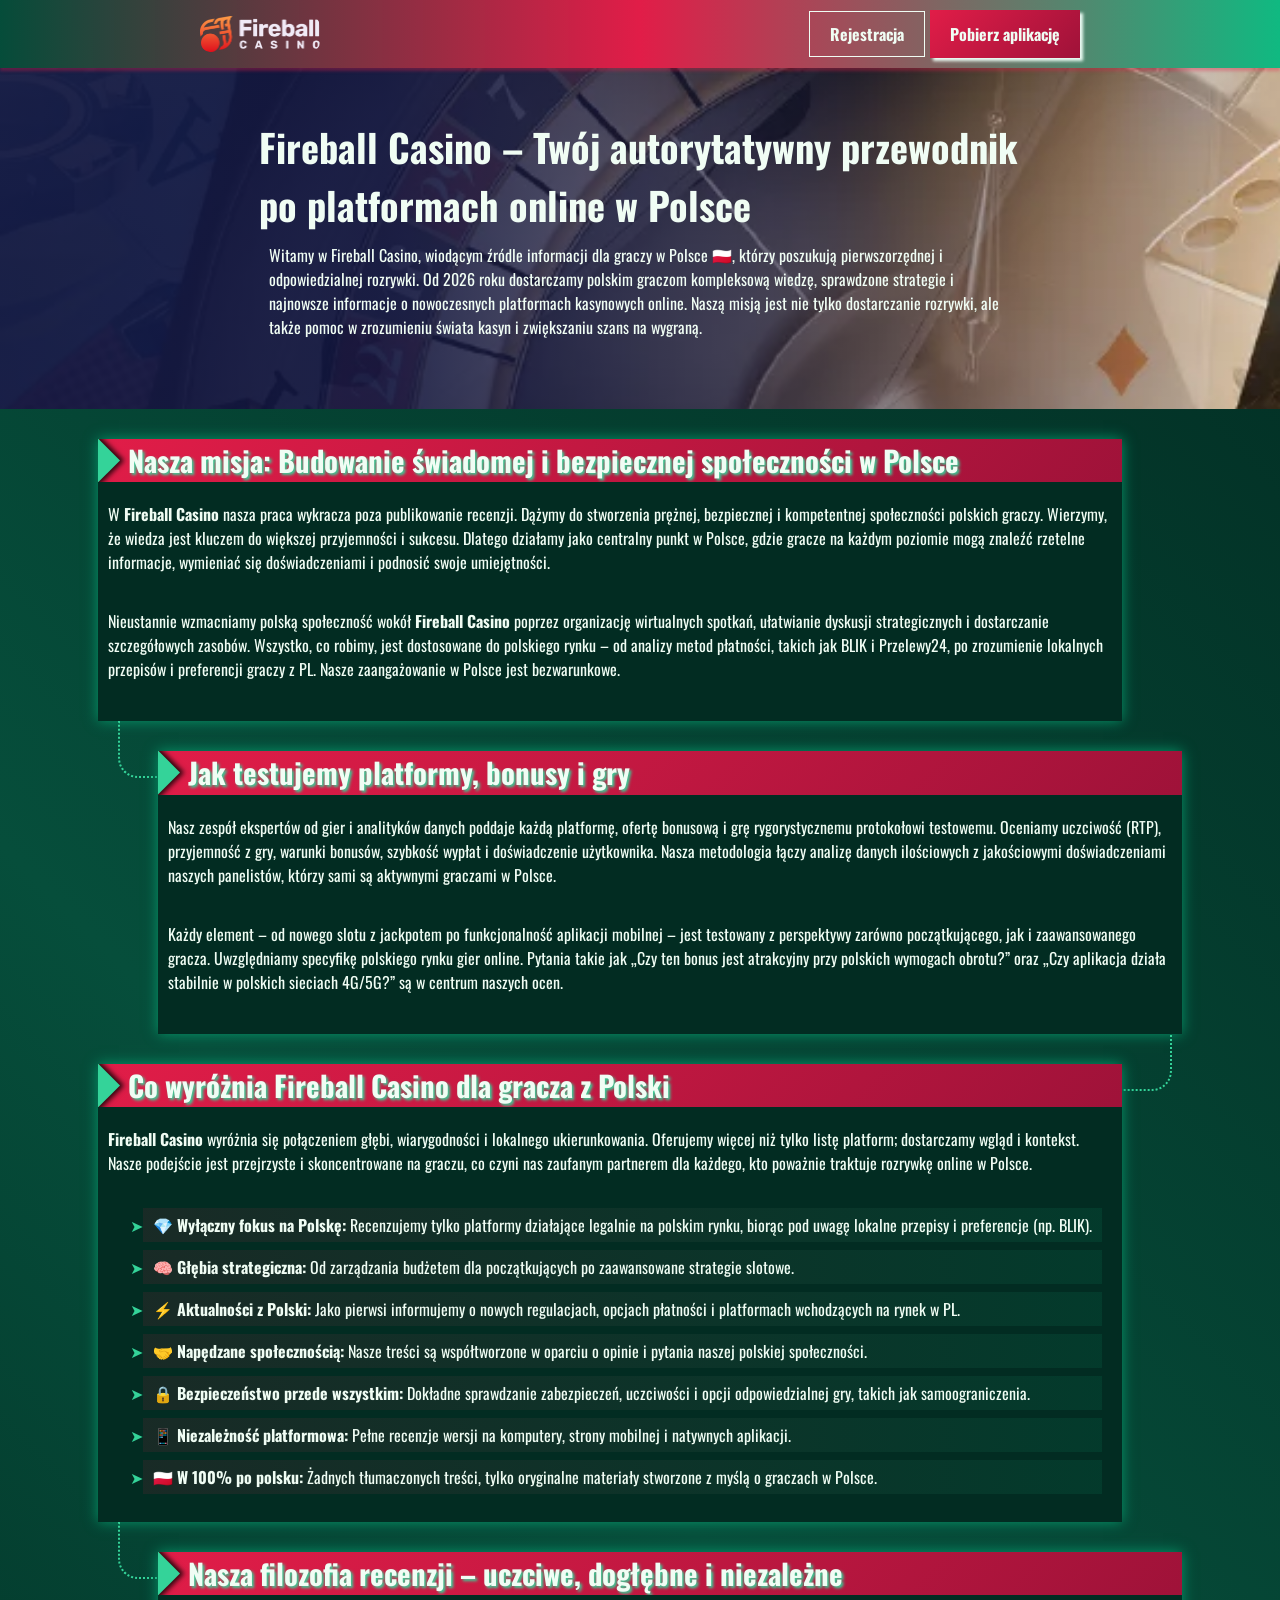
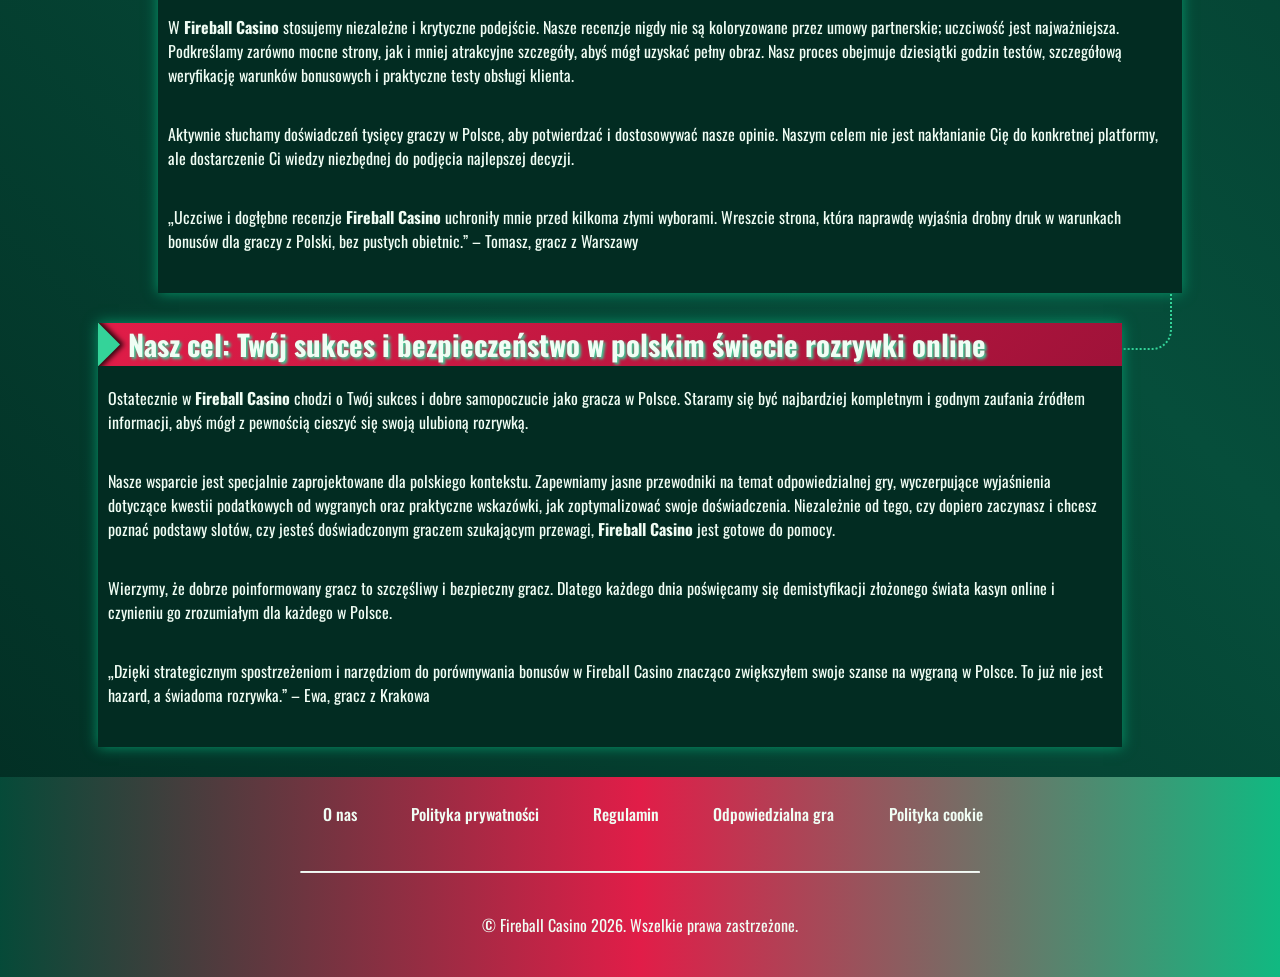
<file: about-us/index.html>
<!DOCTYPE html>
<html lang="pl">

<head>
    <meta charset="UTF-8">
    <meta name="viewport" content="width=device-width, initial-scale=1.0">
    <link rel="stylesheet" href="/style.css">
    <link rel="shortcut icon" href="/favicon.ico" type="image/x-icon">
    <title>Fireball Casino – Twój wiarygodny przewodnik po świecie platform online w Polsce</title>
    <meta name="description"
        content="Odkryj wszystko o Fireball Casino: szczegółowe poradniki, strategie wygrywania, eksperckie porady i najnowsze aktualności specjalnie dla graczy z Polski.">
    <meta name="googlebot" content="index,follow,noarchive">

    <link rel="canonical" href="https://www.catering-keto.pl/about-us/">

    <meta property="og:type" content="website" />
    <meta property="og:title"
        content="Fireball Casino – Twój wiarygodny przewodnik po świecie platform online w Polsce" />
    <meta property="og:description"
        content="Dowiedz się wszystkiego o Fireball Casino: dogłębne przewodniki, sprawdzone strategie, porady ekspertów i najnowsze wieści dla graczy z Polski." />
    <meta property="og:url" content="https://www.catering-keto.pl/about-us/" />
    <meta property="og:site_name" content="Fireball Casino Polska" />
    <meta property="og:image" content="https://www.catering-keto.pl/img/1.webp" />
    <meta property="og:locale" content="pl_PL" />

    <meta name="twitter:card" content="summary_large_image" />
    <meta name="twitter:title"
        content="Fireball Casino – Twój wiarygodny przewodnik po świecie platform online w Polsce" />
    <meta name="twitter:description"
        content="Kompletne przewodniki i sprawdzone strategie dla graczy Fireball Casino w Polsce." />
    <meta name="twitter:image" content="https://www.catering-keto.pl/img/1.webp" />
</head>

<body>

    <header>
        <div class="logo">
            <a href="/"><img src="/img/logo.webp" alt="Fireball Casino logo" width="100" height="70"></a>
        </div>

        <div class="header-btn">
            <a href="/play/" rel="nofollow" content="noindex" class="h-violet-btn">Rejestracja</a>
            <a href="/play/" rel="nofollow" content="noindex" class="h-accent-btn">Pobierz aplikację</a>
        </div>
    </header>

    <main>
        <div class="promo">
            <div class="promo-l">
                <h1>Fireball Casino – Twój autorytatywny przewodnik po platformach online w Polsce</h1>
                <p class="txt">
                    Witamy w Fireball Casino, wiodącym źródle informacji dla graczy w Polsce 🇵🇱, którzy poszukują
                    pierwszorzędnej i odpowiedzialnej rozrywki. Od 2026 roku dostarczamy polskim graczom kompleksową
                    wiedzę, sprawdzone strategie i najnowsze informacje o nowoczesnych platformach kasynowych online.
                    Naszą misją jest nie tylko dostarczanie rozrywki, ale także pomoc w zrozumieniu świata kasyn i
                    zwiększaniu szans na wygraną.
                </p>
            </div>
        </div>

        <div class="wrapper">
            <div class="container">
                <div class="container__header">
                    <h2>Nasza misja: Budowanie świadomej i bezpiecznej społeczności w Polsce</h2>
                </div>
                <div class="container__body">
                    <p class="txt">
                        W <strong>Fireball Casino</strong> nasza praca wykracza poza publikowanie recenzji. Dążymy do
                        stworzenia prężnej, bezpiecznej i kompetentnej społeczności polskich graczy. Wierzymy, że wiedza
                        jest kluczem do większej przyjemności i sukcesu. Dlatego działamy jako centralny punkt w Polsce,
                        gdzie gracze na każdym poziomie mogą znaleźć rzetelne informacje, wymieniać się doświadczeniami
                        i podnosić swoje umiejętności.
                    </p>
                    <p class="txt">
                        Nieustannie wzmacniamy polską społeczność wokół <strong>Fireball Casino</strong> poprzez
                        organizację wirtualnych spotkań, ułatwianie dyskusji strategicznych i dostarczanie szczegółowych
                        zasobów. Wszystko, co robimy, jest dostosowane do polskiego rynku – od analizy metod płatności,
                        takich jak BLIK i Przelewy24, po zrozumienie lokalnych przepisów i preferencji graczy z PL.
                        Nasze zaangażowanie w Polsce jest bezwarunkowe.
                    </p>
                </div>
            </div>

            <div class="container">
                <div class="container__header">
                    <h2>Jak testujemy platformy, bonusy i gry</h2>
                </div>
                <div class="container__body">
                    <p class="txt">
                        Nasz zespół ekspertów od gier i analityków danych poddaje każdą platformę, ofertę bonusową i grę
                        rygorystycznemu protokołowi testowemu. Oceniamy uczciwość (RTP), przyjemność z gry, warunki
                        bonusów, szybkość wypłat i doświadczenie użytkownika. Nasza metodologia łączy analizę danych
                        ilościowych z jakościowymi doświadczeniami naszych panelistów, którzy sami są aktywnymi graczami
                        w Polsce.
                    </p>
                    <p class="txt">
                        Każdy element – od nowego slotu z jackpotem po funkcjonalność aplikacji mobilnej – jest
                        testowany z perspektywy zarówno początkującego, jak i zaawansowanego gracza. Uwzględniamy
                        specyfikę polskiego rynku gier online. Pytania takie jak „Czy ten bonus jest atrakcyjny przy
                        polskich wymogach obrotu?” oraz „Czy aplikacja działa stabilnie w polskich sieciach 4G/5G?” są w
                        centrum naszych ocen.
                    </p>
                </div>
            </div>

            <div class="container">
                <div class="container__header">
                    <h2>Co wyróżnia Fireball Casino dla gracza z Polski</h2>
                </div>
                <div class="container__body">
                    <p class="txt">
                        <strong>Fireball Casino</strong> wyróżnia się połączeniem głębi, wiarygodności i lokalnego
                        ukierunkowania. Oferujemy więcej niż tylko listę platform; dostarczamy wgląd i kontekst. Nasze
                        podejście jest przejrzyste i skoncentrowane na graczu, co czyni nas zaufanym partnerem dla
                        każdego, kto poważnie traktuje rozrywkę online w Polsce.
                    </p>
                    <ul>
                        <li>💎 <strong>Wyłączny fokus na Polskę:</strong> Recenzujemy tylko platformy działające
                            legalnie na polskim rynku, biorąc pod uwagę lokalne przepisy i preferencje (np. BLIK).</li>
                        <li>🧠 <strong>Głębia strategiczna:</strong> Od zarządzania budżetem dla początkujących po
                            zaawansowane strategie slotowe.</li>
                        <li>⚡ <strong>Aktualności z Polski:</strong> Jako pierwsi informujemy o nowych regulacjach,
                            opcjach płatności i platformach wchodzących na rynek w PL.</li>
                        <li>🤝 <strong>Napędzane społecznością:</strong> Nasze treści są współtworzone w oparciu o
                            opinie i pytania naszej polskiej społeczności.</li>
                        <li>🔒 <strong>Bezpieczeństwo przede wszystkim:</strong> Dokładne sprawdzanie zabezpieczeń,
                            uczciwości i opcji odpowiedzialnej gry, takich jak samoograniczenia.</li>
                        <li>📱 <strong>Niezależność platformowa:</strong> Pełne recenzje wersji na komputery, strony
                            mobilnej i natywnych aplikacji.</li>
                        <li>🇵🇱 <strong>W 100% po polsku:</strong> Żadnych tłumaczonych treści, tylko oryginalne
                            materiały stworzone z myślą o graczach w Polsce.</li>
                    </ul>
                </div>
            </div>

            <div class="container">
                <div class="container__header">
                    <h2>Nasza filozofia recenzji – uczciwe, dogłębne i niezależne</h2>
                </div>
                <div class="container__body">
                    <p class="txt">
                        W <strong>Fireball Casino</strong> stosujemy niezależne i krytyczne podejście. Nasze recenzje
                        nigdy nie są koloryzowane przez umowy partnerskie; uczciwość jest najważniejsza. Podkreślamy
                        zarówno mocne strony, jak i mniej atrakcyjne szczegóły, abyś mógł uzyskać pełny obraz. Nasz
                        proces obejmuje dziesiątki godzin testów, szczegółową weryfikację warunków bonusowych i
                        praktyczne testy obsługi klienta.
                    </p>
                    <p class="txt">
                        Aktywnie słuchamy doświadczeń tysięcy graczy w Polsce, aby potwierdzać i dostosowywać nasze
                        opinie. Naszym celem nie jest nakłanianie Cię do konkretnej platformy, ale dostarczenie Ci
                        wiedzy niezbędnej do podjęcia najlepszej decyzji.
                    </p>
                    <p class="txt">
                        „Uczciwe i dogłębne recenzje <strong>Fireball Casino</strong> uchroniły mnie przed kilkoma złymi
                        wyborami. Wreszcie strona, która naprawdę wyjaśnia drobny druk w warunkach bonusów dla graczy z
                        Polski, bez pustych obietnic.” – Tomasz, gracz z Warszawy
                    </p>
                </div>
            </div>

            <div class="container">
                <div class="container__header">
                    <h2>Nasz cel: Twój sukces i bezpieczeństwo w polskim świecie rozrywki online</h2>
                </div>
                <div class="container__body">
                    <p class="txt">
                        Ostatecznie w <strong>Fireball Casino</strong> chodzi o Twój sukces i dobre samopoczucie jako
                        gracza w Polsce. Staramy się być najbardziej kompletnym i godnym zaufania źródłem informacji,
                        abyś mógł z pewnością cieszyć się swoją ulubioną rozrywką.
                    </p>
                    <p class="txt">
                        Nasze wsparcie jest specjalnie zaprojektowane dla polskiego kontekstu. Zapewniamy jasne
                        przewodniki na temat odpowiedzialnej gry, wyczerpujące wyjaśnienia dotyczące kwestii podatkowych
                        od wygranych oraz praktyczne wskazówki, jak zoptymalizować swoje doświadczenia. Niezależnie od
                        tego, czy dopiero zaczynasz i chcesz poznać podstawy slotów, czy jesteś doświadczonym graczem
                        szukającym przewagi, <strong>Fireball Casino</strong> jest gotowe do pomocy.
                    </p>
                    <p class="txt">
                        Wierzymy, że dobrze poinformowany gracz to szczęśliwy i bezpieczny gracz. Dlatego każdego dnia
                        poświęcamy się demistyfikacji złożonego świata kasyn online i czynieniu go zrozumiałym dla
                        każdego w Polsce.
                    </p>
                    <p class="txt">
                        „Dzięki strategicznym spostrzeżeniom i narzędziom do porównywania bonusów w Fireball Casino
                        znacząco zwiększyłem swoje szanse na wygraną w Polsce. To już nie jest hazard, a świadoma
                        rozrywka.” – Ewa, gracz z Krakowa
                    </p>
                </div>
            </div>
        </div>
    </main>

    <footer>
        <ul class="f-nav">
            <li>
                <a href="/about-us/">O nas</a>
            </li>
            <li>
                <a href="/privacy-policy/">Polityka prywatności</a>
            </li>
            <li>
                <a href="/terms-and-conditions/">Regulamin</a>
            </li>
            <li>
                <a href="/responsible-gambling/">Odpowiedzialna gra</a>
            </li>
            <li>
                <a href="/cookie-policy/">Polityka cookie</a>
            </li>
        </ul>

        <hr>

        <p class="txt">
            © Fireball Casino 2026. Wszelkie prawa zastrzeżone.
        </p>
    </footer>
</body>

</html>
</file>
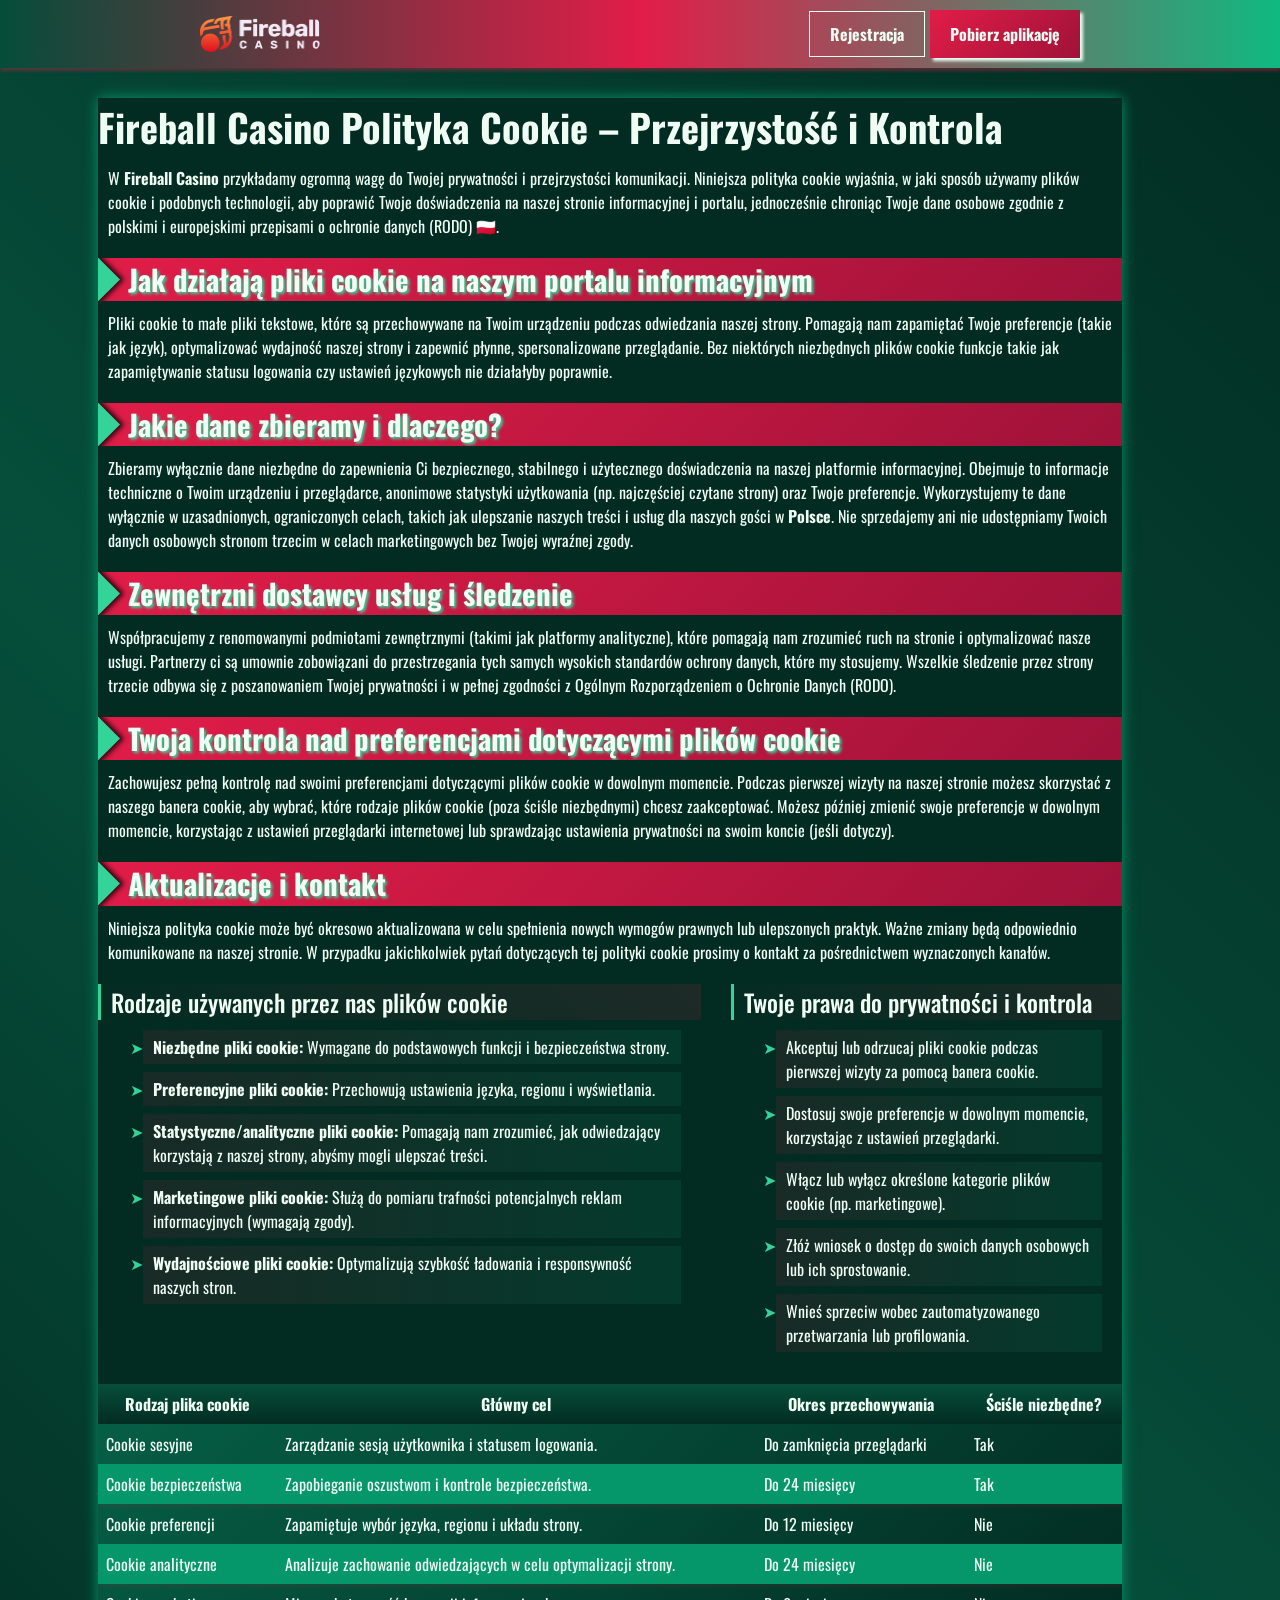
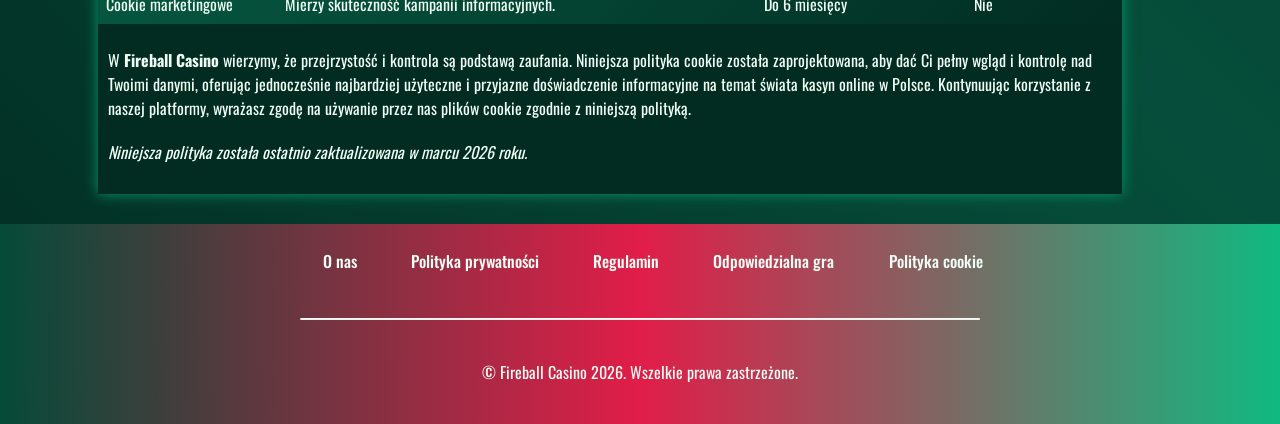
<file: cookie-policy/index.html>
<!DOCTYPE html>
<html lang="pl">

<head>
    <meta charset="UTF-8">
    <meta name="viewport" content="width=device-width, initial-scale=1.0">
    <link rel="stylesheet" href="/style.css">
    <link rel="shortcut icon" href="/favicon.ico" type="image/x-icon">
    <title>Fireball Casino – Twoja prywatność i przejrzystość są naszym priorytetem</title>
    <meta name="description"
        content="W Fireball Casino traktujemy Twoje dane z najwyższą starannością. Zapoznaj się z naszą polityką cookie, aby dowiedzieć się, jak pliki cookie ulepszają Twoje doświadczenia, przy pełnej przejrzystości dotyczącej Twojej prywatności w Polsce.">
    <meta name="googlebot" content="index,follow,noarchive">

    <link rel="canonical" href="https://www.catering-keto.pl/cookie-policy/">

    <meta property="og:type" content="website" />
    <meta property="og:title" content="Fireball Casino – Twoja prywatność i przejrzystość są naszym priorytetem" />
    <meta property="og:description"
        content="Polityka cookie Fireball Casino - Jak chronimy Twoje dane i optymalizujemy Twoje doświadczenia informacyjne." />
    <meta property="og:url" content="https://www.catering-keto.pl/cookie-policy/" />
    <meta property="og:site_name" content="Fireball Casino Polska" />
    <meta property="og:locale" content="pl_PL" />

    <meta name="twitter:card" content="summary" />
    <meta name="twitter:title" content="Polityka cookie - Fireball Casino" />
    <meta name="twitter:description"
        content="Dowiedz się, jak Fireball Casino wykorzystuje pliki cookie, aby ulepszać Twoje doświadczenia informacyjne i użytkownika." />
</head>

<body>

    <header>
        <div class="logo">
            <a href="/"><img src="/img/logo.webp" alt="Fireball Casino logo" width="100" height="70"></a>
        </div>

        <div class="header-btn">
            <a href="/play/" rel="nofollow" content="noindex" class="h-violet-btn">Rejestracja</a>
            <a href="/play/" rel="nofollow" content="noindex" class="h-accent-btn">Pobierz aplikację</a>
        </div>
    </header>

    <main>
        <div class="wrapper">
            <div class="container">
                <h1>Fireball Casino Polityka Cookie – Przejrzystość i Kontrola</h1>
                <p class="txt">
                    W <strong>Fireball Casino</strong> przykładamy ogromną wagę do Twojej prywatności i przejrzystości
                    komunikacji.
                    Niniejsza polityka cookie wyjaśnia, w jaki sposób używamy plików cookie i podobnych technologii, aby
                    poprawić Twoje doświadczenia na naszej stronie informacyjnej i portalu, jednocześnie chroniąc Twoje
                    dane osobowe zgodnie z polskimi i europejskimi przepisami o ochronie danych (RODO) 🇵🇱.
                </p>

                <div class="container__header">
                    <h2>Jak działają pliki cookie na naszym portalu informacyjnym</h2>
                </div>
                <p class="txt">
                    Pliki cookie to małe pliki tekstowe, które są przechowywane na Twoim urządzeniu podczas odwiedzania
                    naszej strony.
                    Pomagają nam zapamiętać Twoje preferencje (takie jak język), optymalizować wydajność naszej strony i
                    zapewnić płynne, spersonalizowane przeglądanie. Bez niektórych niezbędnych plików cookie funkcje
                    takie jak zapamiętywanie statusu logowania czy ustawień językowych nie działałyby poprawnie.
                </p>

                <div class="container__header">
                    <h2>Jakie dane zbieramy i dlaczego?</h2>
                </div>
                <p class="txt">
                    Zbieramy wyłącznie dane niezbędne do zapewnienia Ci bezpiecznego, stabilnego i użytecznego
                    doświadczenia na naszej platformie informacyjnej.
                    Obejmuje to informacje techniczne o Twoim urządzeniu i przeglądarce, anonimowe statystyki
                    użytkowania (np. najczęściej czytane strony) oraz Twoje preferencje. Wykorzystujemy te dane
                    wyłącznie w uzasadnionych, ograniczonych celach, takich jak ulepszanie naszych treści i usług dla
                    naszych gości w <strong>Polsce</strong>.
                    Nie sprzedajemy ani nie udostępniamy Twoich danych osobowych stronom trzecim w celach marketingowych
                    bez Twojej wyraźnej zgody.
                </p>

                <div class="container__header">
                    <h2>Zewnętrzni dostawcy usług i śledzenie</h2>
                </div>
                <p class="txt">
                    Współpracujemy z renomowanymi podmiotami zewnętrznymi (takimi jak platformy analityczne), które
                    pomagają nam zrozumieć ruch na stronie i optymalizować nasze usługi. Partnerzy ci są umownie
                    zobowiązani do przestrzegania tych samych wysokich standardów ochrony danych, które my stosujemy.
                    Wszelkie śledzenie przez strony trzecie odbywa się z poszanowaniem Twojej prywatności i w pełnej
                    zgodności z Ogólnym Rozporządzeniem o Ochronie Danych (RODO).
                </p>

                <div class="container__header">
                    <h2>Twoja kontrola nad preferencjami dotyczącymi plików cookie</h2>
                </div>
                <p class="txt">
                    Zachowujesz pełną kontrolę nad swoimi preferencjami dotyczącymi plików cookie w dowolnym momencie.
                    Podczas pierwszej wizyty na naszej stronie możesz skorzystać z naszego banera cookie, aby wybrać,
                    które rodzaje plików cookie (poza ściśle niezbędnymi) chcesz zaakceptować.
                    Możesz później zmienić swoje preferencje w dowolnym momencie, korzystając z ustawień przeglądarki
                    internetowej lub sprawdzając ustawienia prywatności na swoim koncie (jeśli dotyczy).
                </p>

                <div class="container__header">
                    <h2>Aktualizacje i kontakt</h2>
                </div>
                <p class="txt">
                    Niniejsza polityka cookie może być okresowo aktualizowana w celu spełnienia nowych wymogów prawnych
                    lub ulepszonych praktyk. Ważne zmiany będą odpowiednio komunikowane na naszej stronie.
                    W przypadku jakichkolwiek pytań dotyczących tej polityki cookie prosimy o kontakt za pośrednictwem
                    wyznaczonych kanałów.
                </p>

                <div class="comparison-list">
                    <div>
                        <h3>Rodzaje używanych przez nas plików cookie</h3>
                        <ul>
                            <li><strong>Niezbędne pliki cookie:</strong> Wymagane do podstawowych funkcji i
                                bezpieczeństwa strony.</li>
                            <li><strong>Preferencyjne pliki cookie:</strong> Przechowują ustawienia języka, regionu i
                                wyświetlania.</li>
                            <li><strong>Statystyczne/analityczne pliki cookie:</strong> Pomagają nam zrozumieć, jak
                                odwiedzający korzystają z naszej strony, abyśmy mogli ulepszać treści.</li>
                            <li><strong>Marketingowe pliki cookie:</strong> Służą do pomiaru trafności potencjalnych
                                reklam informacyjnych (wymagają zgody).</li>
                            <li><strong>Wydajnościowe pliki cookie:</strong> Optymalizują szybkość ładowania i
                                responsywność naszych stron.</li>
                        </ul>
                    </div>

                    <div>
                        <h3>Twoje prawa do prywatności i kontrola</h3>
                        <ul>
                            <li>Akceptuj lub odrzucaj pliki cookie podczas pierwszej wizyty za pomocą banera cookie.
                            </li>
                            <li>Dostosuj swoje preferencje w dowolnym momencie, korzystając z ustawień przeglądarki.
                            </li>
                            <li>Włącz lub wyłącz określone kategorie plików cookie (np. marketingowe).</li>
                            <li>Złóż wniosek o dostęp do swoich danych osobowych lub ich sprostowanie.</li>
                            <li>Wnieś sprzeciw wobec zautomatyzowanego przetwarzania lub profilowania.</li>
                        </ul>
                    </div>
                </div>

                <div class="table-wrapper">
                    <table>
                        <thead>
                            <tr>
                                <th>Rodzaj plika cookie</th>
                                <th>Główny cel</th>
                                <th>Okres przechowywania</th>
                                <th>Ściśle niezbędne?</th>
                            </tr>
                        </thead>
                        <tbody>
                            <tr>
                                <td>Cookie sesyjne</td>
                                <td>Zarządzanie sesją użytkownika i statusem logowania.</td>
                                <td>Do zamknięcia przeglądarki</td>
                                <td>Tak</td>
                            </tr>
                            <tr>
                                <td>Cookie bezpieczeństwa</td>
                                <td>Zapobieganie oszustwom i kontrole bezpieczeństwa.</td>
                                <td>Do 24 miesięcy</td>
                                <td>Tak</td>
                            </tr>
                            <tr>
                                <td>Cookie preferencji</td>
                                <td>Zapamiętuje wybór języka, regionu i układu strony.</td>
                                <td>Do 12 miesięcy</td>
                                <td>Nie</td>
                            </tr>
                            <tr>
                                <td>Cookie analityczne</td>
                                <td>Analizuje zachowanie odwiedzających w celu optymalizacji strony.</td>
                                <td>Do 24 miesięcy</td>
                                <td>Nie</td>
                            </tr>
                            <tr>
                                <td>Cookie marketingowe</td>
                                <td>Mierzy skuteczność kampanii informacyjnych.</td>
                                <td>Do 6 miesięcy</td>
                                <td>Nie</td>
                            </tr>
                        </tbody>
                    </table>
                </div>

                <p class="txt">
                    W <strong>Fireball Casino</strong> wierzymy, że przejrzystość i kontrola są podstawą zaufania.
                    Niniejsza polityka cookie została zaprojektowana, aby dać Ci pełny wgląd i kontrolę nad Twoimi
                    danymi, oferując jednocześnie najbardziej użyteczne i przyjazne doświadczenie informacyjne na temat
                    świata kasyn online w Polsce.
                    Kontynuując korzystanie z naszej platformy, wyrażasz zgodę na używanie przez nas plików cookie
                    zgodnie z niniejszą polityką.
                </p>
                <p class="txt">
                    <em>Niniejsza polityka została ostatnio zaktualizowana w marcu 2026 roku.</em>
                </p>
            </div>
        </div>
    </main>

    <footer>
        <ul class="f-nav">
            <li>
                <a href="/about-us/">O nas</a>
            </li>
            <li>
                <a href="/privacy-policy/">Polityka prywatności</a>
            </li>
            <li>
                <a href="/terms-and-conditions/">Regulamin</a>
            </li>
            <li>
                <a href="/responsible-gambling/">Odpowiedzialna gra</a>
            </li>
            <li>
                <a href="/cookie-policy/">Polityka cookie</a>
            </li>
        </ul>

        <hr>

        <p class="txt">
            © Fireball Casino 2026. Wszelkie prawa zastrzeżone.
        </p>
    </footer>
</body>

</html>
</file>
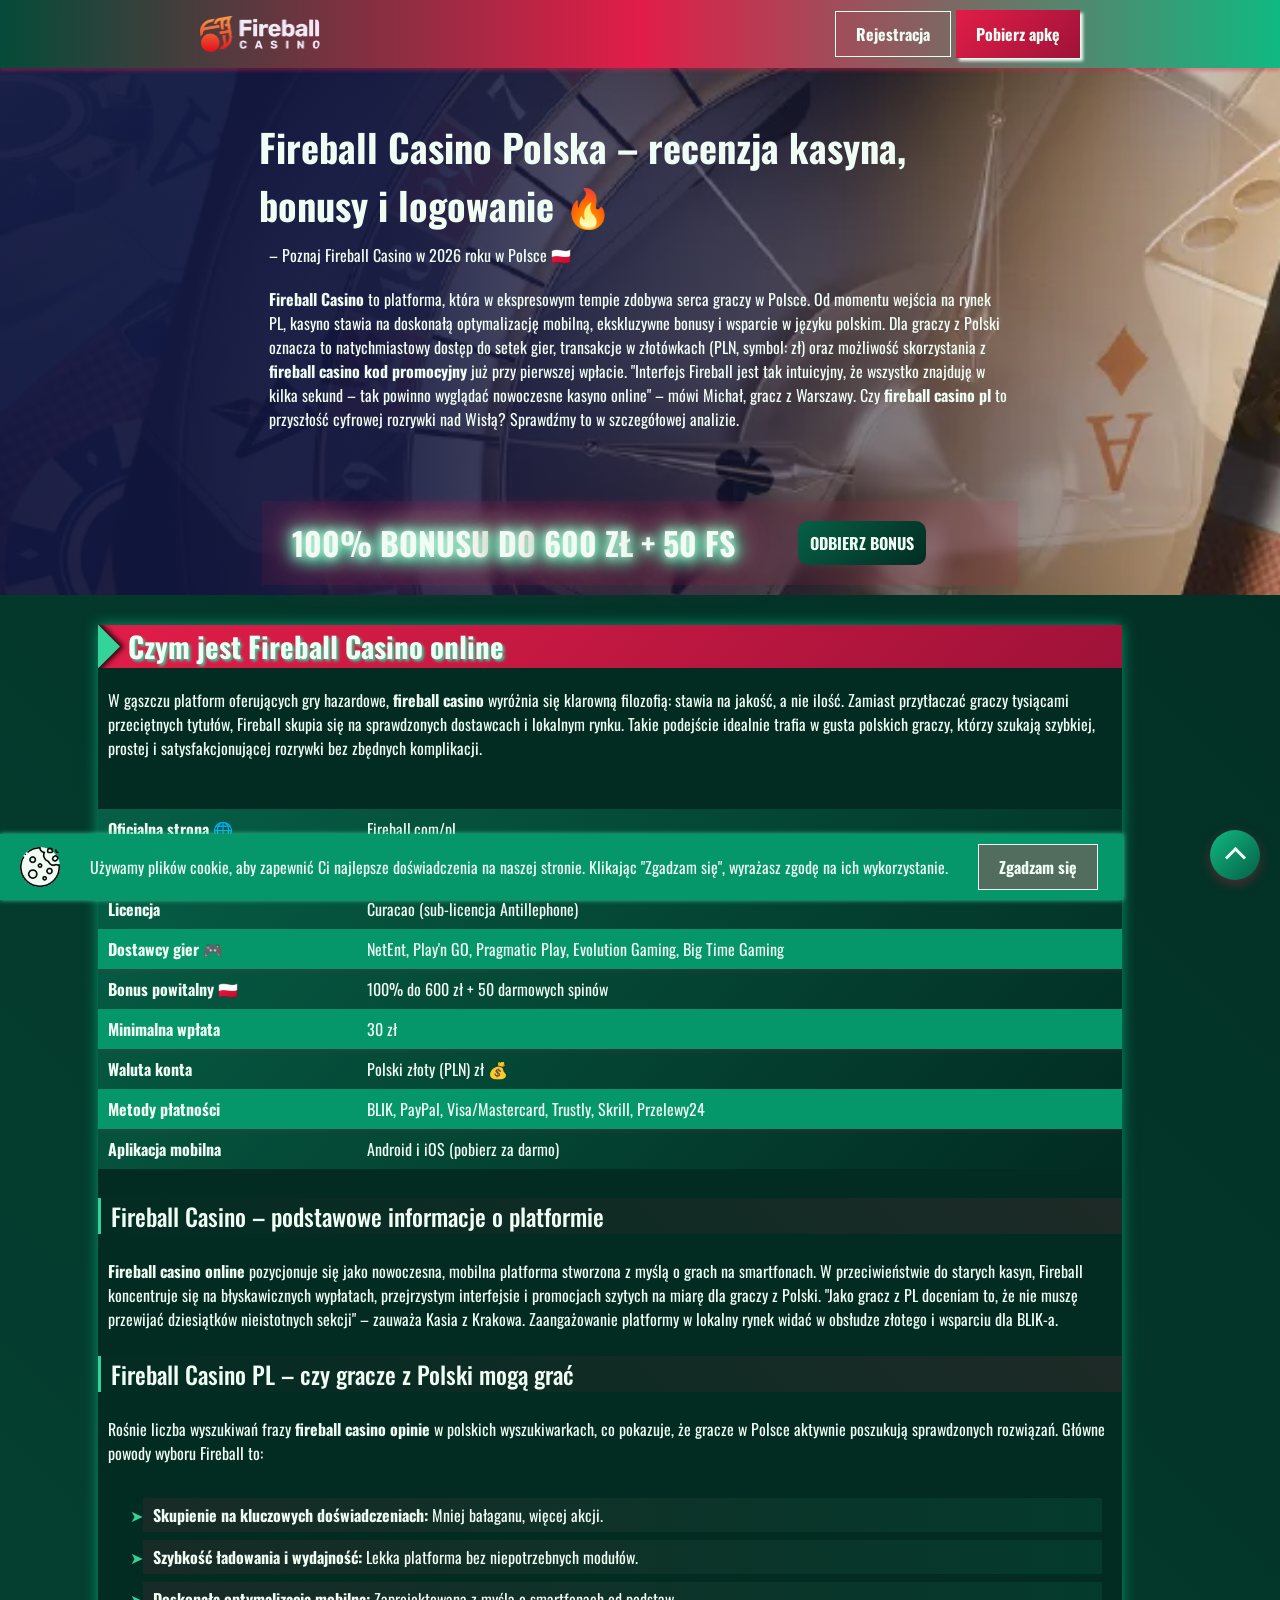
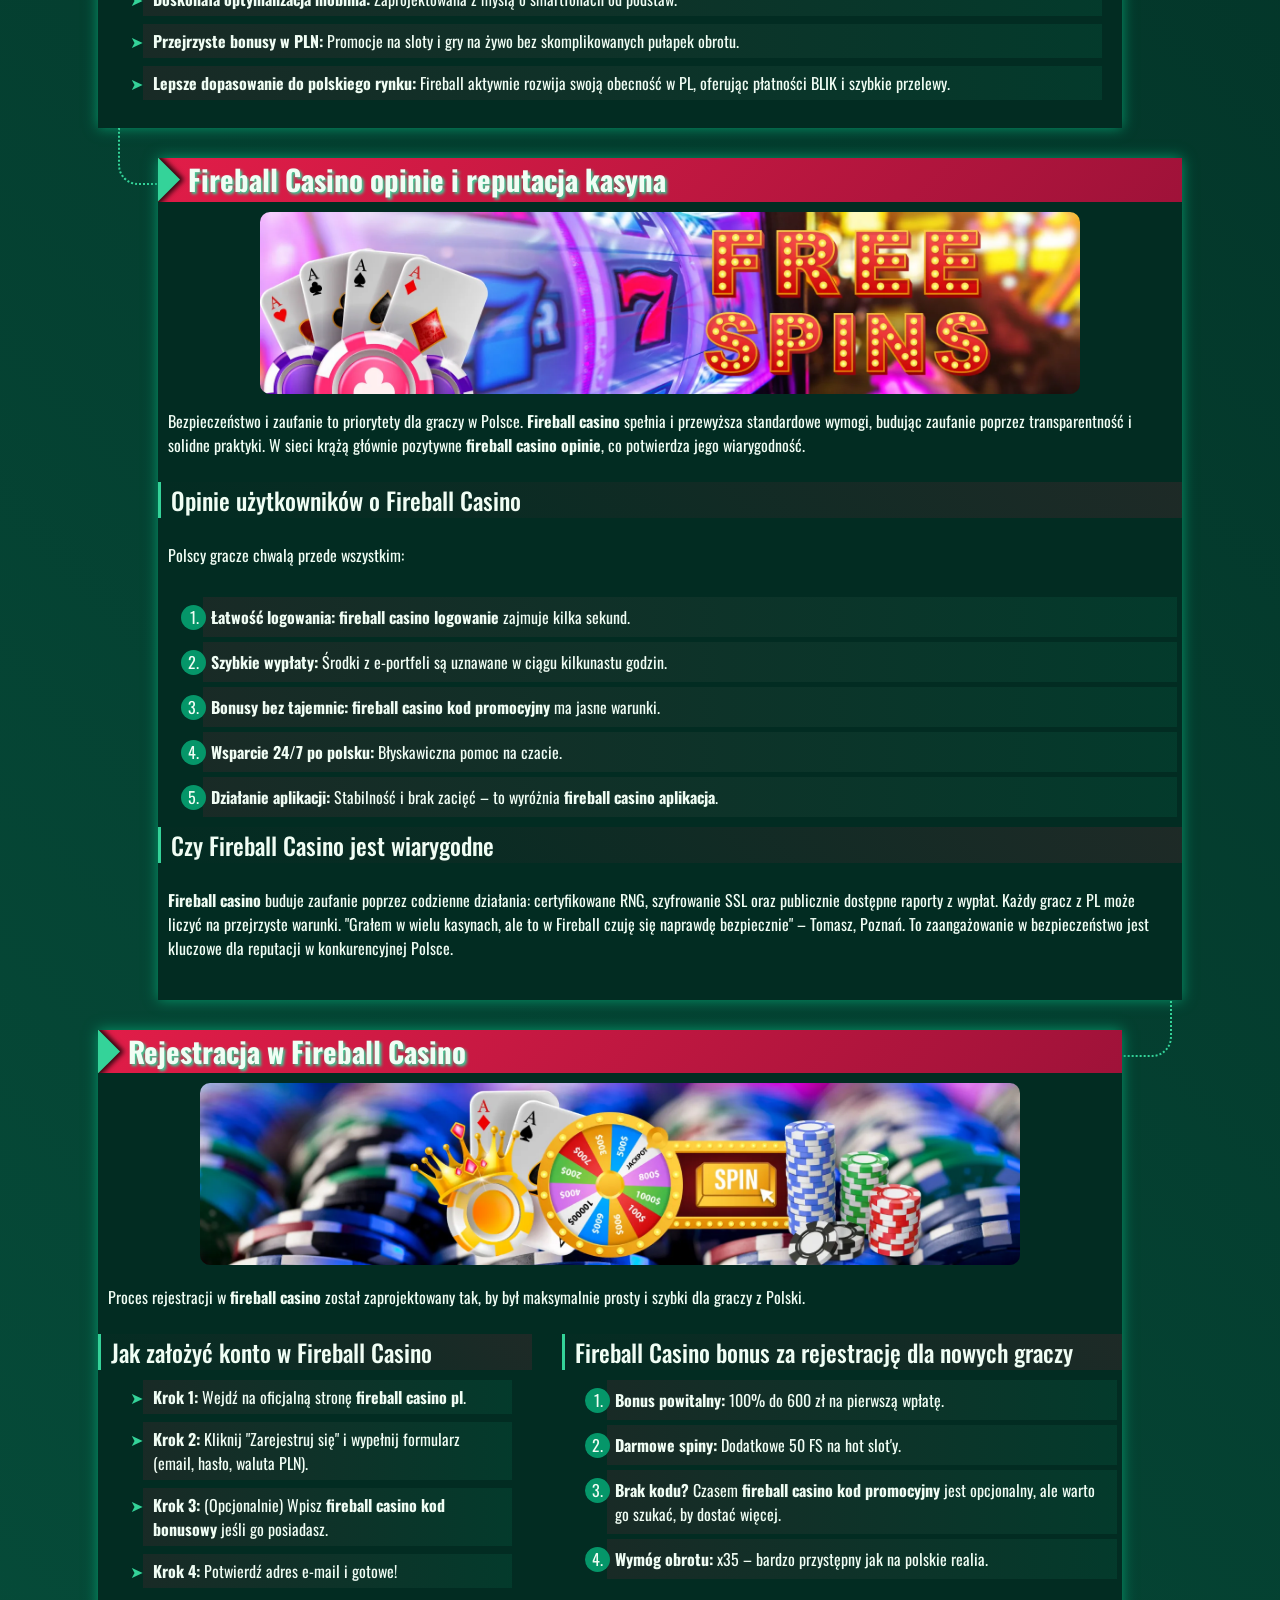
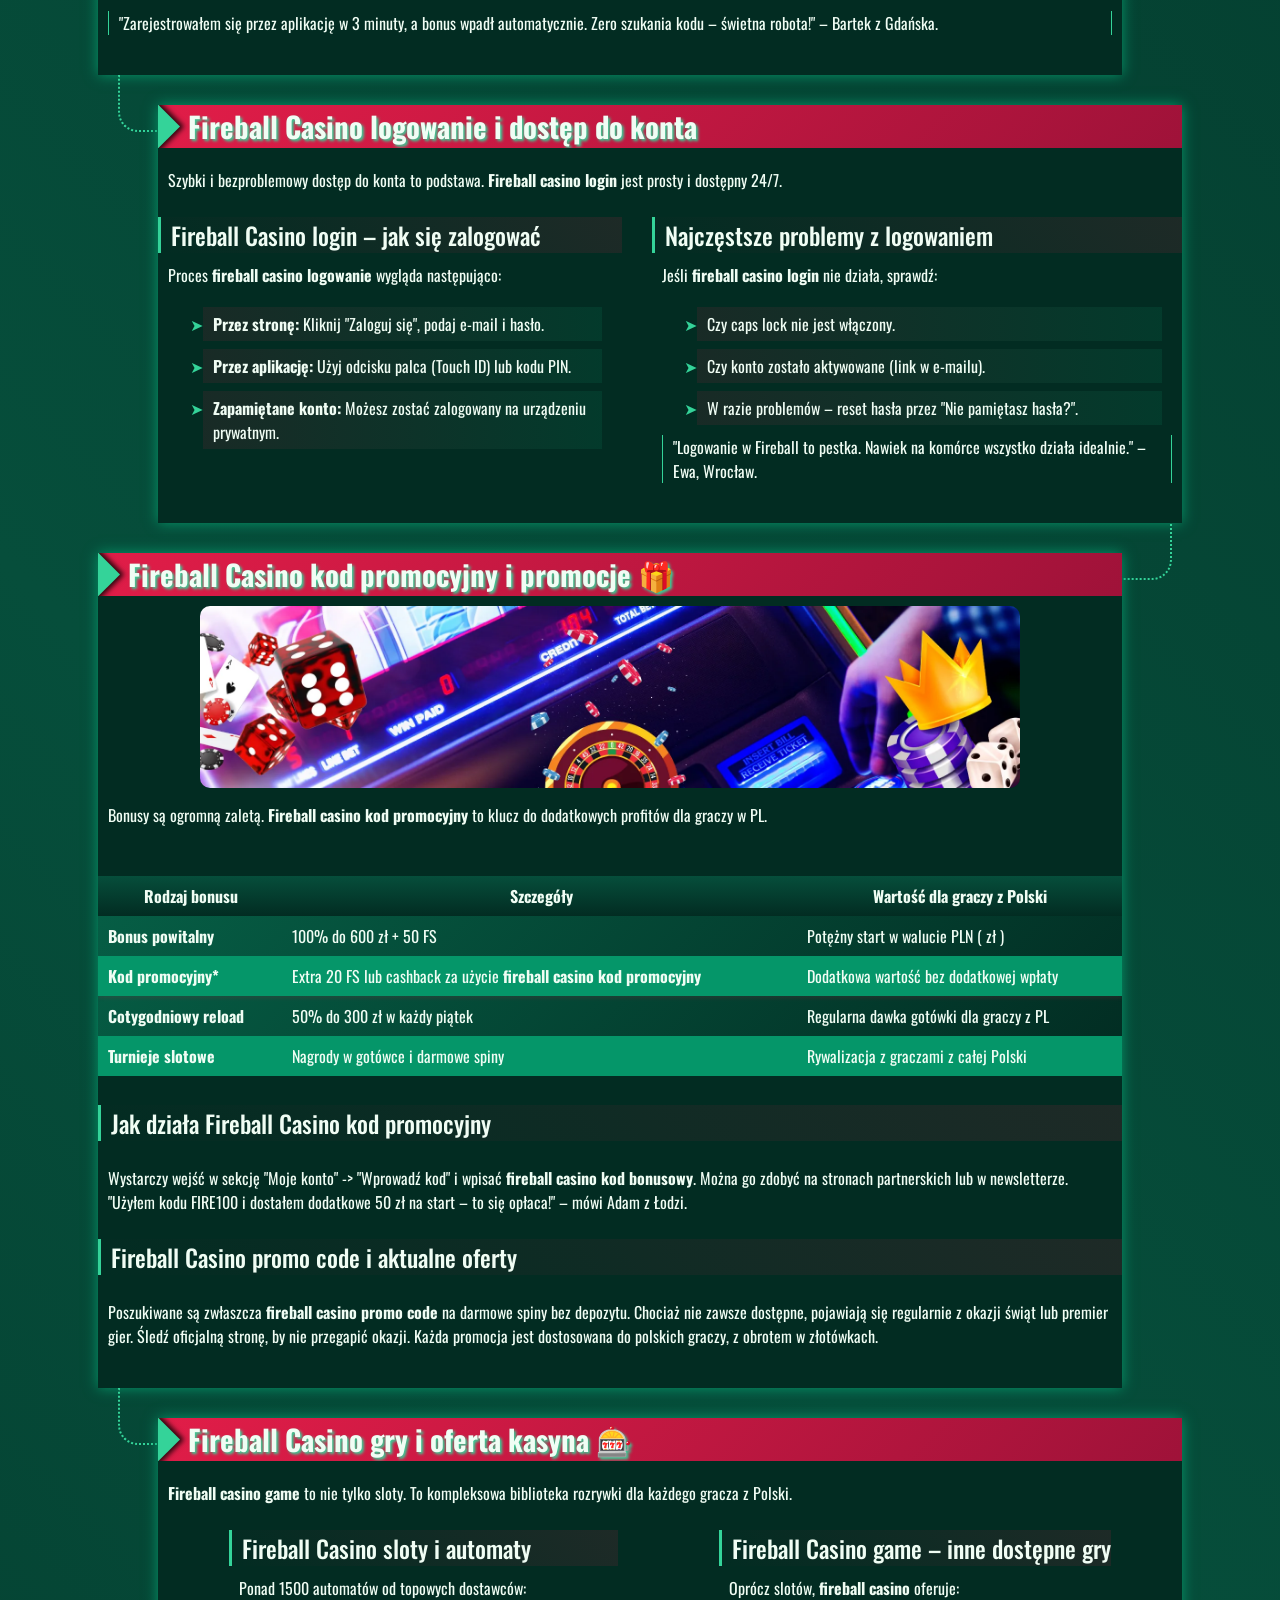
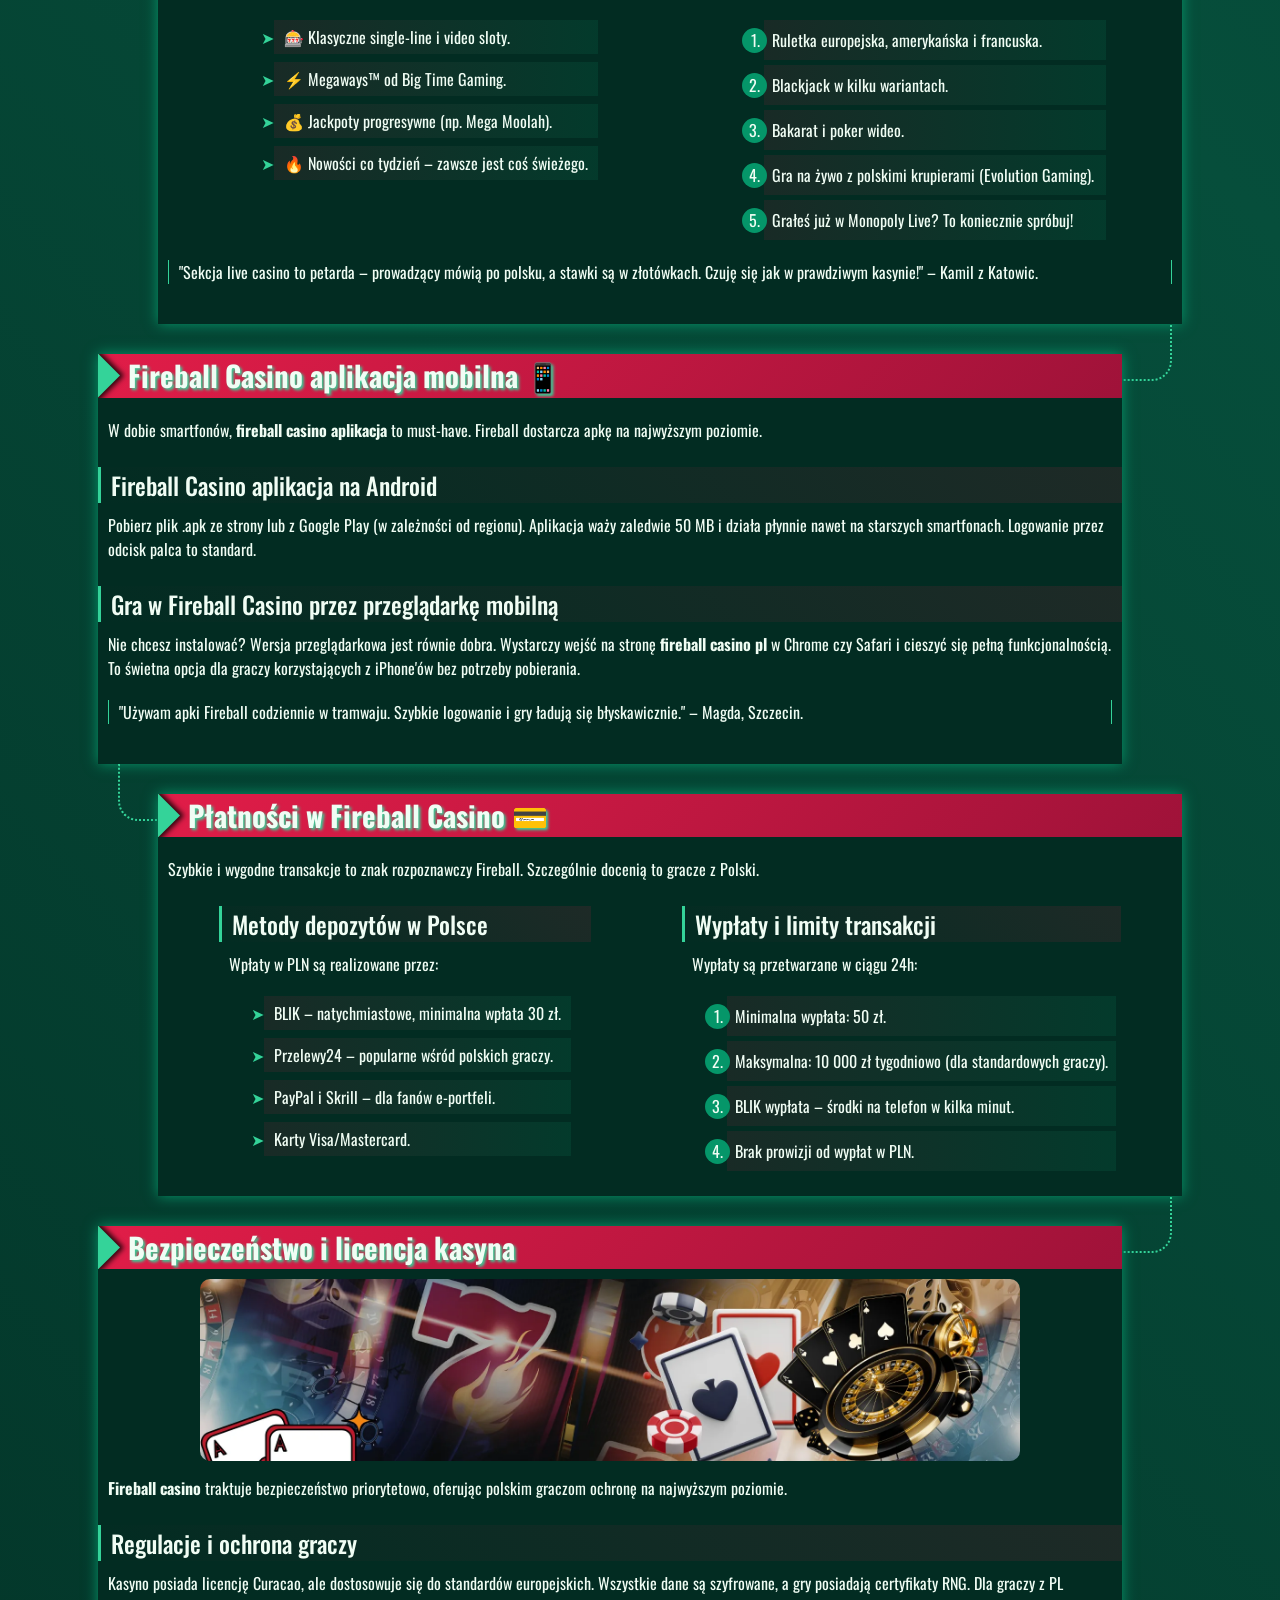
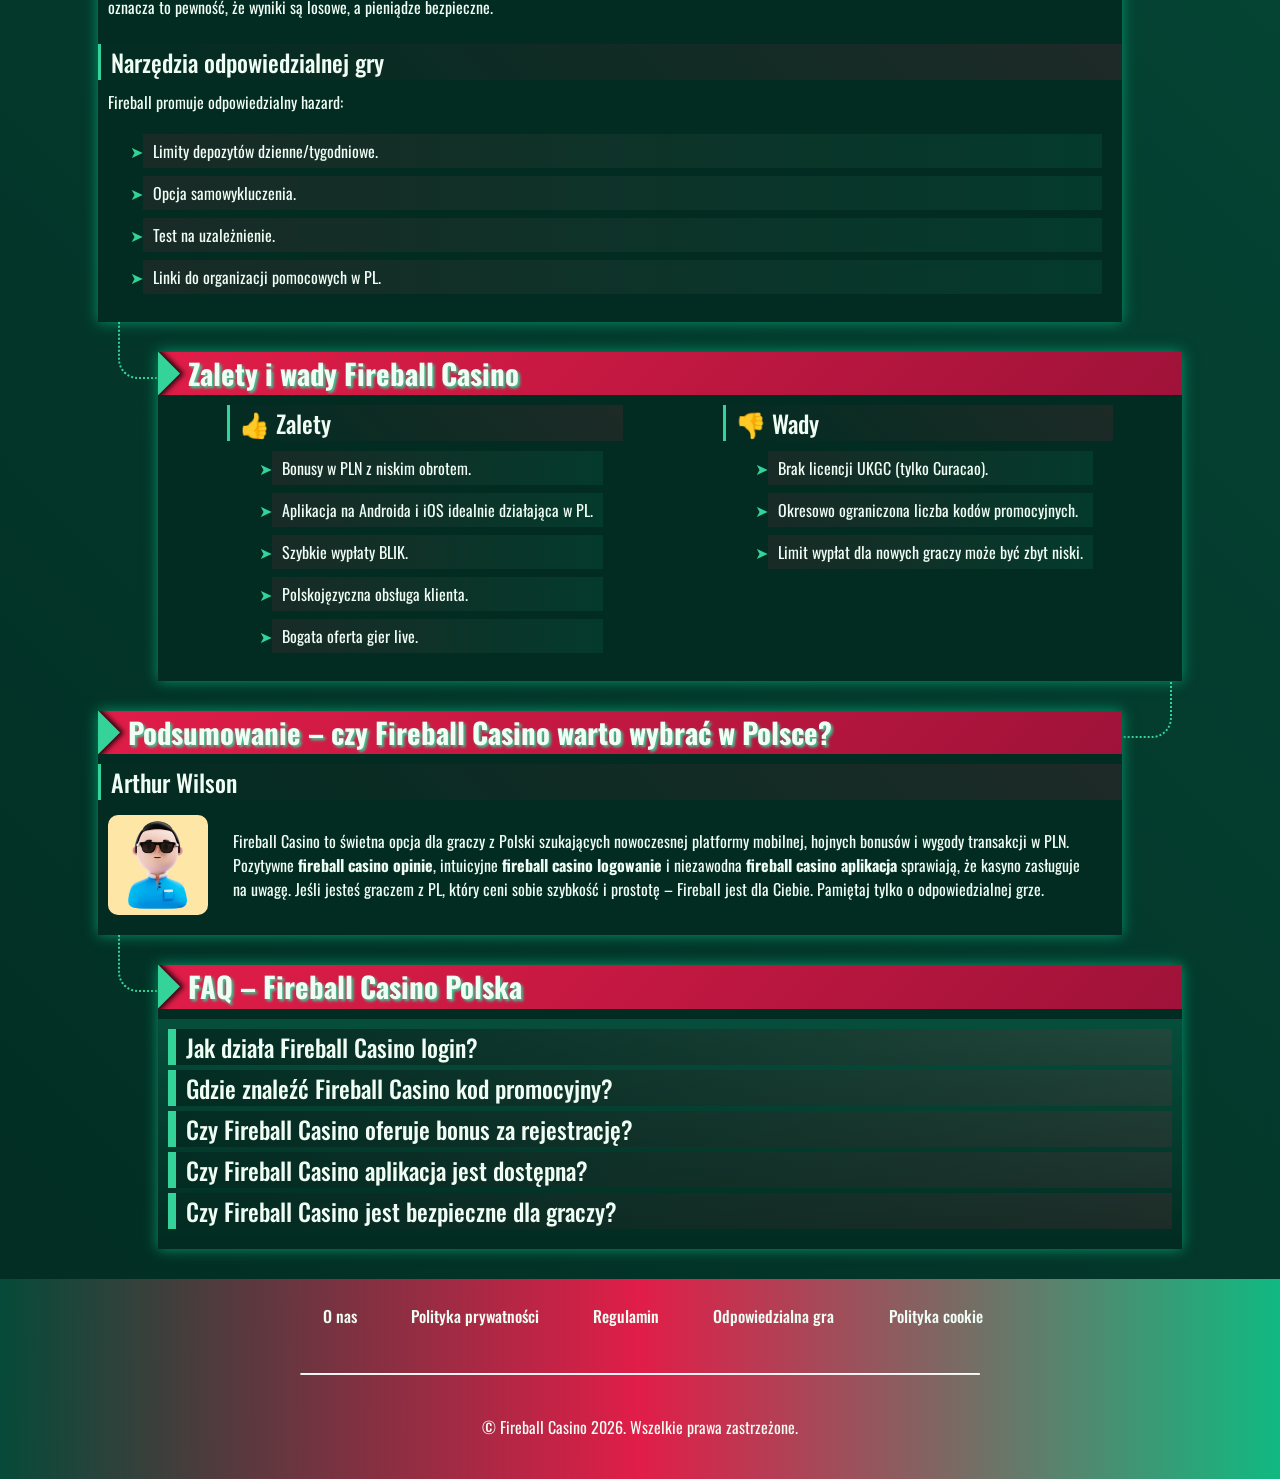
<file: pl-pl/index.html>
<!DOCTYPE html>
<html lang="pl-PL">

<head>
    <meta charset="UTF-8">
    <meta name="viewport" content="width=device-width, initial-scale=1.0">
    <link rel="stylesheet" href="/style.css">
    <link rel="shortcut icon" href="/favicon.ico" type="image/x-icon">
    <title>Fireball Casino Polska 🎰 kod promocyjny, bonus, logowanie i aplikacja</title>
    <meta name="description"
        content="Fireball Casino w Polsce – sprawdź fireball casino bonus, fireball casino kod promocyjny, fireball casino aplikacja, fireball casino login oraz opinie o kasynie online.">
    <meta name="googlebot" content="index, follow, noarchive, max-snippet:-1">

    <link rel="alternate" hreflang="pl-PL" href="https://www.catering-keto.pl/pl-pl/">
    <link rel="alternate" hreflang="x-default" href="https://www.catering-keto.pl/">
    <link rel="canonical" href="https://www.catering-keto.pl/pl-pl/">

    <meta property="og:type" content="website" />
    <meta property="og:title" content="Fireball Casino Polska 🎰 kod promocyjny, bonus, logowanie i aplikacja" />
    <meta property="og:description"
        content="Fireball Casino w Polsce – sprawdź fireball casino bonus, fireball casino kod promocyjny, fireball casino aplikacja, fireball casino login oraz opinie o kasynie online." />
    <meta property="og:url" content="https://www.catering-keto.pl/" />
    <meta property="og:site_name" content="Fireball Casino Polska" />
    <meta property="og:image" content="https://www.catering-keto.pl/img/1.webp" />
    <meta property="og:locale" content="pl_PL" />

    <meta name="twitter:card" content="summary_large_image" />
    <meta name="twitter:title" content="Fireball Casino Polska 🎰 kod promocyjny, bonus, logowanie i aplikacja" />
    <meta name="twitter:description"
        content="Fireball Casino w Polsce – sprawdź fireball casino bonus, fireball casino kod promocyjny, fireball casino aplikacja, fireball casino login oraz opinie o kasynie online." />
    <meta name="twitter:image" content="https://www.catering-keto.pl/img/1.webp" />

    <script type="application/ld+json">
    {
        "@context": "https://schema.org",
        "@type": "Article",
        "headline": "Fireball Casino Polska 🎰 kod promocyjny, bonus, logowanie i aplikacja",
        "description": "Kompleksowa recenzja Fireball Casino dla graczy z Polski. Sprawdź fireball casino kod promocyjny, aplikację, opinie i bonus powitalny.",
        "mainEntityOfPage": {
            "@type": "WebPage",
            "@id": "https://www.catering-keto.pl/"
        },
        "author": {
            "@type": "Person",
            "name": "Arthur Wilson",
            "url": "https://www.catering-keto.pl/"
        },
        "publisher": {
            "@type": "Organization",
            "name": "Fireball Casino Polska",
            "logo": {
                "@type": "ImageObject",
                "url": "https://www.catering-keto.pl/img/logo.webp"
            }
        },
        "datePublished": "2026-03-06",
        "dateModified": "2026-03-06"
    }
    </script>

    <script type="application/ld+json">
    {
        "@context": "https://schema.org",
        "@type": "WebSite",
        "url": "https://www.catering-keto.pl/",
        "name": "Fireball Casino Polska",
        "description": "Kasyno online Fireball Casino w Polsce – bonusy, logowanie, aplikacja i opinie.",
        "inLanguage": "pl-PL"
    }
    </script>

    <script type="application/ld+json">
    {
        "@context": "https://schema.org",
        "@type": "BreadcrumbList",
        "itemListElement": [{
                "@type": "ListItem",
                "position": 1,
                "name": "Strona główna",
                "item": "https://www.catering-keto.pl/"
            },
            {
                "@type": "ListItem",
                "position": 2,
                "name": "🔥 Bonus 100%",
                "item": "https://www.catering-keto.pl/"
            }
        ]
    }
    </script>

    <script type="application/ld+json">
    {
      "@context": "https://schema.org",
      "@type": "FAQPage",
      "mainEntity": [
        {
          "@type": "Question",
          "name": "Jak działa Fireball Casino login?",
          "acceptedAnswer": {
            "@type": "Answer",
            "text": "Fireball Casino logowanie odbywa się poprzez formularz na stronie lub w aplikacji. Wystarczy podać adres e-mail i hasło, a następnie kliknąć 'Zaloguj się'."
          }
        },
        {
          "@type": "Question",
          "name": "Gdzie znaleźć Fireball Casino kod promocyjny?",
          "acceptedAnswer": {
            "@type": "Answer",
            "text": "Fireball Casino kod promocyjny można znaleźć na oficjalnej stronie kasyna w sekcji 'Promocje', w newsletterze oraz na stronach partnerskich poświęconych kasynom online w PL."
          }
        },
        {
          "@type": "Question",
          "name": "Czy Fireball Casino oferuje bonus za rejestrację?",
          "acceptedAnswer": {
            "@type": "Answer",
            "text": "Tak, fireball casino bonus za rejestrację to 100% do 600 PLN + 50 darmowych spinów dla nowych graczy z Polski. Czasami wymaga użycia fireball casino kod bonusowy."
          }
        },
        {
          "@type": "Question",
          "name": "Czy Fireball Casino aplikacja jest dostępna?",
          "acceptedAnswer": {
            "@type": "Answer",
            "text": "Oczywiście. Fireball casino aplikacja jest dostępna do pobrania na systemy Android oraz iOS. Można przez nią korzystać ze wszystkich funkcji kasyna."
          }
        },
        {
          "@type": "Question",
          "name": "Czy Fireball Casino jest bezpieczne dla graczy?",
          "acceptedAnswer": {
            "@type": "Answer",
            "text": "Fireball Casino działa na licencji Curacao i stosuje zaawansowane szyfrowanie SSL. Dla graczy z Polski dostępne są narzędzia odpowiedzialnej gry, co potwierdzają pozytywne fireball casino opinie."
          }
        }
      ]
    }
    </script>
</head>

<body>
    <header>
        <div class="logo">
            <a href="/"><img src="/img/logo.webp" alt="Fireball Casino logo" width="120" height="70"></a>
        </div>
        <div class="header-btn">
            <a href="/play/" rel="nofollow" content="noindex" class="h-violet-btn">Rejestracja</a>
            <a href="/play/" rel="nofollow" content="noindex" class="h-accent-btn">Pobierz apkę</a>
        </div>
    </header>

    <main>
        <div class="promo">
            <div class="promo-l ">
                <h1>Fireball Casino Polska – recenzja kasyna, bonusy i logowanie 🔥</h1>
                <p class="txt">
                    – Poznaj Fireball Casino w 2026 roku w Polsce 🇵🇱
                </p>
                <p class="txt">
                    <strong>Fireball Casino</strong> to platforma, która w ekspresowym tempie zdobywa serca graczy w
                    Polsce. Od momentu wejścia na rynek PL, kasyno stawia na doskonałą optymalizację mobilną,
                    ekskluzywne bonusy i wsparcie w języku polskim. Dla graczy z Polski oznacza to natychmiastowy dostęp
                    do setek gier, transakcje w złotówkach (PLN, symbol: zł) oraz możliwość skorzystania z
                    <strong>fireball casino kod promocyjny</strong> już przy pierwszej wpłacie. "Interfejs Fireball jest
                    tak intuicyjny, że wszystko znajduję w kilka sekund – tak powinno wyglądać nowoczesne kasyno online"
                    – mówi Michał, gracz z Warszawy. Czy <strong>fireball casino pl</strong> to przyszłość cyfrowej
                    rozrywki nad Wisłą? Sprawdźmy to w szczegółowej analizie.
                </p>
            </div>

            <div class="promo-gift">
                <p class="txt-accent">
                    <span class="fast-flicker">100% bonusu</span> do <span class="flicker">600 zł</span> + 50 FS
                </p>

                <a href="/play/" rel="nofollow" content="noindex" class="btn-accent">Odbierz bonus</a>
            </div>
        </div>

        <div class="wrapper">

            <div class="container" id="">
                <div class="container__header">
                    <h2>Czym jest Fireball Casino online</h2>
                </div>
                <div class="container__body">
                    <p class="txt">
                        W gąszczu platform oferujących gry hazardowe, <strong>fireball casino</strong> wyróżnia się
                        klarowną filozofią: stawia na jakość, a nie ilość. Zamiast przytłaczać graczy tysiącami
                        przeciętnych tytułów, Fireball skupia się na sprawdzonych dostawcach i lokalnym rynku. Takie
                        podejście idealnie trafia w gusta polskich graczy, którzy szukają szybkiej, prostej i
                        satysfakcjonującej rozrywki bez zbędnych komplikacji.
                    </p>
                    <div class="table-wrapper">
                        <table>
                            <tbody>
                                <tr>
                                    <td class="row-title">Oficjalna strona 🌐</td>
                                    <td>Fireball.com/pl</td>
                                </tr>
                                <tr>
                                    <td class="row-title">Rok powstania</td>
                                    <td>2023</td>
                                </tr>
                                <tr>
                                    <td class="row-title">Licencja</td>
                                    <td>Curacao (sub-licencja Antillephone)</td>
                                </tr>
                                <tr>
                                    <td class="row-title">Dostawcy gier 🎮</td>
                                    <td>NetEnt, Play'n GO, Pragmatic Play, Evolution Gaming, Big Time Gaming</td>
                                </tr>
                                <tr>
                                    <td class="row-title">Bonus powitalny 🇵🇱</td>
                                    <td>100% do 600 zł + 50 darmowych spinów</td>
                                </tr>
                                <tr>
                                    <td class="row-title">Minimalna wpłata</td>
                                    <td>30 zł</td>
                                </tr>
                                <tr>
                                    <td class="row-title">Waluta konta</td>
                                    <td>Polski złoty (PLN) zł 💰</td>
                                </tr>
                                <tr>
                                    <td class="row-title">Metody płatności</td>
                                    <td>BLIK, PayPal, Visa/Mastercard, Trustly, Skrill, Przelewy24</td>
                                </tr>
                                <tr>
                                    <td class="row-title">Aplikacja mobilna</td>
                                    <td>Android i iOS (pobierz za darmo)</td>
                                </tr>
                            </tbody>
                        </table>
                    </div>
                    <h3>Fireball Casino – podstawowe informacje o platformie</h3>
                    <p class="txt">
                        <strong>Fireball casino online</strong> pozycjonuje się jako nowoczesna, mobilna platforma
                        stworzona z myślą o grach na smartfonach. W przeciwieństwie do starych kasyn, Fireball
                        koncentruje się na błyskawicznych wypłatach, przejrzystym interfejsie i promocjach szytych na
                        miarę dla graczy z Polski. "Jako gracz z PL doceniam to, że nie muszę przewijać dziesiątków
                        nieistotnych sekcji" – zauważa Kasia z Krakowa. Zaangażowanie platformy w lokalny rynek widać w
                        obsłudze złotego i wsparciu dla BLIK-a.
                    </p>
                    <h3>Fireball Casino PL – czy gracze z Polski mogą grać</h3>
                    <p class="txt">
                        Rośnie liczba wyszukiwań frazy <strong>fireball casino opinie</strong> w polskich
                        wyszukiwarkach, co pokazuje, że gracze w Polsce aktywnie poszukują sprawdzonych rozwiązań.
                        Główne powody wyboru Fireball to:
                    </p>
                    <ul class="item-list">
                        <li><strong>Skupienie na kluczowych doświadczeniach:</strong> Mniej bałaganu, więcej akcji.</li>
                        <li><strong>Szybkość ładowania i wydajność:</strong> Lekka platforma bez niepotrzebnych modułów.
                        </li>
                        <li><strong>Doskonała optymalizacja mobilna:</strong> Zaprojektowana z myślą o smartfonach od
                            podstaw.</li>
                        <li><strong>Przejrzyste bonusy w PLN:</strong> Promocje na sloty i gry na żywo bez
                            skomplikowanych pułapek obrotu.</li>
                        <li><strong>Lepsze dopasowanie do polskiego rynku:</strong> Fireball aktywnie rozwija swoją
                            obecność w PL, oferując płatności BLIK i szybkie przelewy.</li>
                    </ul>
                </div>
            </div>

            <div class="container" id="inscription">
                <div class="container__header">
                    <h2>Fireball Casino opinie i reputacja kasyna</h2>
                </div>
                <div class="container__body">
                    <div class="img">
                        <img src="/img/2.webp" alt="Fireball Casino opinie graczy" width="1000" height="800">
                    </div>
                    <p class="txt">
                        Bezpieczeństwo i zaufanie to priorytety dla graczy w Polsce. <strong>Fireball casino</strong>
                        spełnia i przewyższa standardowe wymogi, budując zaufanie poprzez transparentność i solidne
                        praktyki. W sieci krążą głównie pozytywne <strong>fireball casino opinie</strong>, co potwierdza
                        jego wiarygodność.
                    </p>
                    <h3>Opinie użytkowników o Fireball Casino</h3>
                    <p class="txt">
                        Polscy gracze chwalą przede wszystkim:
                    </p>
                    <ol>
                        <li><strong>Łatwość logowania:</strong> <strong>fireball casino logowanie</strong> zajmuje kilka
                            sekund.</li>
                        <li><strong>Szybkie wypłaty:</strong> Środki z e-portfeli są uznawane w ciągu kilkunastu godzin.
                        </li>
                        <li><strong>Bonusy bez tajemnic:</strong> <strong>fireball casino kod promocyjny</strong> ma
                            jasne warunki.</li>
                        <li><strong>Wsparcie 24/7 po polsku:</strong> Błyskawiczna pomoc na czacie.</li>
                        <li><strong>Działanie aplikacji:</strong> Stabilność i brak zacięć – to wyróżnia
                            <strong>fireball casino aplikacja</strong>.
                        </li>
                    </ol>
                    <h3>Czy Fireball Casino jest wiarygodne</h3>
                    <p class="txt">
                        <strong>Fireball casino</strong> buduje zaufanie poprzez codzienne działania: certyfikowane RNG,
                        szyfrowanie SSL oraz publicznie dostępne raporty z wypłat. Każdy gracz z PL może liczyć na
                        przejrzyste warunki. "Grałem w wielu kasynach, ale to w Fireball czuję się naprawdę bezpiecznie"
                        – Tomasz, Poznań. To zaangażowanie w bezpieczeństwo jest kluczowe dla reputacji w konkurencyjnej
                        Polsce.
                    </p>
                </div>
            </div>

            <div class="container" id="review">
                <div class="container__header">
                    <h2>Rejestracja w Fireball Casino</h2>
                </div>
                <div class="img">
                    <img src="/img/1.webp" alt="Fireball Casino rejestracja i bonus" width="1000" height="800">
                </div>
                <div class="container__body">
                    <p class="txt">
                        Proces rejestracji w <strong>fireball casino</strong> został zaprojektowany tak, by był
                        maksymalnie prosty i szybki dla graczy z Polski.
                    </p>
                    <div class="comparison-list">
                        <div>
                            <h3>Jak założyć konto w Fireball Casino</h3>
                            <ul>
                                <li><strong>Krok 1:</strong> Wejdź na oficjalną stronę <strong>fireball casino
                                        pl</strong>.</li>
                                <li><strong>Krok 2:</strong> Kliknij "Zarejestruj się" i wypełnij formularz (email,
                                    hasło, waluta PLN).</li>
                                <li><strong>Krok 3:</strong> (Opcjonalnie) Wpisz <strong>fireball casino kod
                                        bonusowy</strong> jeśli go posiadasz.</li>
                                <li><strong>Krok 4:</strong> Potwierdź adres e-mail i gotowe!</li>
                            </ul>
                        </div>
                        <div>
                            <h3>Fireball Casino bonus za rejestrację dla nowych graczy</h3>
                            <ol>
                                <li><strong>Bonus powitalny:</strong> 100% do 600 zł na pierwszą wpłatę.</li>
                                <li><strong>Darmowe spiny:</strong> Dodatkowe 50 FS na hot slot'y.</li>
                                <li><strong>Brak kodu?</strong> Czasem <strong>fireball casino kod promocyjny</strong>
                                    jest opcjonalny, ale warto go szukać, by dostać więcej.</li>
                                <li><strong>Wymóg obrotu:</strong> x35 – bardzo przystępny jak na polskie realia.</li>
                            </ol>
                        </div>
                    </div>
                    <p class="txt quote">
                        "Zarejestrowałem się przez aplikację w 3 minuty, a bonus wpadł automatycznie. Zero szukania kodu
                        – świetna robota!" – Bartek z Gdańska.
                    </p>
                </div>
            </div>
            <div class="container" id="games">
                <div class="container__header">
                    <h2>Fireball Casino logowanie i dostęp do konta</h2>
                </div>
                <div class="container__body">
                    <p class="txt">
                        Szybki i bezproblemowy dostęp do konta to podstawa. <strong>Fireball casino login</strong> jest
                        prosty i dostępny 24/7.
                    </p>
                    <div class="comparison-list">
                        <div>
                            <h3>Fireball Casino login – jak się zalogować</h3>
                            <p class="txt">
                                Proces <strong>fireball casino logowanie</strong> wygląda następująco:
                            </p>
                            <ul>
                                <li><strong>Przez stronę:</strong> Kliknij "Zaloguj się", podaj e-mail i hasło.</li>
                                <li><strong>Przez aplikację:</strong> Użyj odcisku palca (Touch ID) lub kodu PIN.</li>
                                <li><strong>Zapamiętane konto:</strong> Możesz zostać zalogowany na urządzeniu
                                    prywatnym.</li>
                            </ul>
                        </div>
                        <div>
                            <h3>Najczęstsze problemy z logowaniem</h3>
                            <p class="txt">
                                Jeśli <strong>fireball casino login</strong> nie działa, sprawdź:
                            </p>
                            <ul>
                                <li>Czy caps lock nie jest włączony.</li>
                                <li>Czy konto zostało aktywowane (link w e-mailu).</li>
                                <li>W razie problemów – reset hasła przez "Nie pamiętasz hasła?".</li>
                            </ul>
                            <p class="txt quote">
                                "Logowanie w Fireball to pestka. Nawiek na komórce wszystko działa idealnie." – Ewa,
                                Wrocław.
                            </p>
                        </div>
                    </div>
                </div>
            </div>
            <div class="container" id="bonus">
                <div class="container__header">
                    <h2>Fireball Casino kod promocyjny i promocje 🎁</h2>
                </div>
                <div class="container__body">
                    <div class="img">
                        <img src="/img/3.webp" alt="Fireball Casino kod promocyjny i bonusy" width="1000" height="800">
                    </div>
                    <p class="txt">
                        Bonusy są ogromną zaletą. <strong>Fireball casino kod promocyjny</strong> to klucz do
                        dodatkowych profitów dla graczy w PL.
                    </p>
                    <div class="table-wrapper">
                        <table>
                            <thead>
                                <tr>
                                    <th>Rodzaj bonusu</th>
                                    <th>Szczegóły</th>
                                    <th>Wartość dla graczy z Polski</th>
                                </tr>
                            </thead>
                            <tbody>
                                <tr>
                                    <td class="row-title">Bonus powitalny</td>
                                    <td>100% do 600 zł + 50 FS</td>
                                    <td>Potężny start w walucie PLN ( zł )</td>
                                </tr>
                                <tr>
                                    <td class="row-title">Kod promocyjny*</td>
                                    <td>Extra 20 FS lub cashback za użycie <strong>fireball casino kod
                                            promocyjny</strong></td>
                                    <td>Dodatkowa wartość bez dodatkowej wpłaty</td>
                                </tr>
                                <tr>
                                    <td class="row-title">Cotygodniowy reload</td>
                                    <td>50% do 300 zł w każdy piątek</td>
                                    <td>Regularna dawka gotówki dla graczy z PL</td>
                                </tr>
                                <tr>
                                    <td class="row-title">Turnieje slotowe</td>
                                    <td>Nagrody w gotówce i darmowe spiny</td>
                                    <td>Rywalizacja z graczami z całej Polski</td>
                                </tr>
                            </tbody>
                        </table>
                    </div>
                    <h3>Jak działa Fireball Casino kod promocyjny</h3>
                    <p class="txt">
                        Wystarczy wejść w sekcję "Moje konto" -> "Wprowadź kod" i wpisać <strong>fireball casino kod
                            bonusowy</strong>. Można go zdobyć na stronach partnerskich lub w newsletterze. "Użyłem kodu
                        FIRE100 i dostałem dodatkowe 50 zł na start – to się opłaca!" – mówi Adam z Łodzi.
                    </p>
                    <h3>Fireball Casino promo code i aktualne oferty</h3>
                    <p class="txt">
                        Poszukiwane są zwłaszcza <strong>fireball casino promo code</strong> na darmowe spiny bez
                        depozytu. Chociaż nie zawsze dostępne, pojawiają się regularnie z okazji świąt lub premier gier.
                        Śledź oficjalną stronę, by nie przegapić okazji. Każda promocja jest dostosowana do polskich
                        graczy, z obrotem w złotówkach.
                    </p>
                </div>
            </div>

            <div class="container" id="conseils">
                <div class="container__header">
                    <h2>Fireball Casino gry i oferta kasyna 🎰</h2>
                </div>
                <div class="container__body">
                    <p class="txt">
                        <strong>Fireball casino game</strong> to nie tylko sloty. To kompleksowa biblioteka rozrywki dla
                        każdego gracza z Polski.
                    </p>
                    <div class="comparison-list">
                        <div>
                            <h3>Fireball Casino sloty i automaty</h3>
                            <p class="txt">
                                Ponad 1500 automatów od topowych dostawców:
                            </p>
                            <ul>
                                <li>🎰 Klasyczne single-line i video sloty.</li>
                                <li>⚡ Megaways™ od Big Time Gaming.</li>
                                <li>💰 Jackpoty progresywne (np. Mega Moolah).</li>
                                <li>🔥 Nowości co tydzień – zawsze jest coś świeżego.</li>
                            </ul>
                        </div>
                        <div>
                            <h3>Fireball Casino game – inne dostępne gry</h3>
                            <p class="txt">
                                Oprócz slotów, <strong>fireball casino</strong> oferuje:
                            </p>
                            <ol>
                                <li>Ruletka europejska, amerykańska i francuska.</li>
                                <li>Blackjack w kilku wariantach.</li>
                                <li>Bakarat i poker wideo.</li>
                                <li>Gra na żywo z polskimi krupierami (Evolution Gaming).</li>
                                <li>Grałeś już w Monopoly Live? To koniecznie spróbuj!</li>
                            </ol>
                        </div>
                    </div>
                    <p class="txt quote">
                        "Sekcja live casino to petarda – prowadzący mówią po polsku, a stawki są w złotówkach. Czuję się
                        jak w prawdziwym kasynie!" – Kamil z Katowic.
                    </p>
                </div>
            </div>

            <div class="container" id="mobile">
                <div class="container__header">
                    <h2>Fireball Casino aplikacja mobilna 📱</h2>
                </div>
                <div class="container__body">
                    <p class="txt">
                        W dobie smartfonów, <strong>fireball casino aplikacja</strong> to must-have. Fireball dostarcza
                        apkę na najwyższym poziomie.
                    </p>
                    <div>
                        <h3>Fireball Casino aplikacja na Android</h3>
                        <p class="txt">
                            Pobierz plik .apk ze strony lub z Google Play (w zależności od regionu). Aplikacja waży
                            zaledwie 50 MB i działa płynnie nawet na starszych smartfonach. Logowanie przez odcisk palca
                            to standard.
                        </p>
                    </div>
                    <div>
                        <h3>Gra w Fireball Casino przez przeglądarkę mobilną</h3>
                        <p class="txt">
                            Nie chcesz instalować? Wersja przeglądarkowa jest równie dobra. Wystarczy wejść na stronę
                            <strong>fireball casino pl</strong> w Chrome czy Safari i cieszyć się pełną
                            funkcjonalnością. To świetna opcja dla graczy korzystających z iPhone'ów bez potrzeby
                            pobierania.
                        </p>
                        <p class="txt quote">
                            "Używam apki Fireball codziennie w tramwaju. Szybkie logowanie i gry ładują się
                            błyskawicznie." – Magda, Szczecin.
                        </p>
                    </div>
                </div>
            </div>

            <div class="container" id="deposit">
                <div class="container__header">
                    <h2>Płatności w Fireball Casino 💳</h2>
                </div>
                <div class="container__body">
                    <p class="txt">
                        Szybkie i wygodne transakcje to znak rozpoznawczy Fireball. Szczególnie docenią to gracze z
                        Polski.
                    </p>
                    <div class="comparison-list">
                        <div>
                            <h3>Metody depozytów w Polsce</h3>
                            <p class="txt">
                                Wpłaty w PLN są realizowane przez:
                            </p>
                            <ul>
                                <li>BLIK – natychmiastowe, minimalna wpłata 30 zł.</li>
                                <li>Przelewy24 – popularne wśród polskich graczy.</li>
                                <li>PayPal i Skrill – dla fanów e-portfeli.</li>
                                <li>Karty Visa/Mastercard.</li>
                            </ul>
                        </div>
                        <div>
                            <h3>Wypłaty i limity transakcji</h3>
                            <p class="txt">
                                Wypłaty są przetwarzane w ciągu 24h:
                            </p>
                            <ol>
                                <li>Minimalna wypłata: 50 zł.</li>
                                <li>Maksymalna: 10 000 zł tygodniowo (dla standardowych graczy).</li>
                                <li>BLIK wypłata – środki na telefon w kilka minut.</li>
                                <li>Brak prowizji od wypłat w PLN.</li>
                            </ol>
                        </div>
                    </div>
                </div>
            </div>

            <div class="container" id="withdrawal">
                <div class="container__header">
                    <h2>Bezpieczeństwo i licencja kasyna</h2>
                </div>
                <div class="container__body">
                    <div class="img">
                        <img src="/img/4.webp" alt="Bezpieczeństwo Fireball Casino" width="1000" height="800">
                    </div>
                    <p class="txt">
                        <strong>Fireball casino</strong> traktuje bezpieczeństwo priorytetowo, oferując polskim graczom
                        ochronę na najwyższym poziomie.
                    </p>
                    <div>
                        <h3>Regulacje i ochrona graczy</h3>
                        <p class="txt">
                            Kasyno posiada licencję Curacao, ale dostosowuje się do standardów europejskich. Wszystkie
                            dane są szyfrowane, a gry posiadają certyfikaty RNG. Dla graczy z PL oznacza to pewność, że
                            wyniki są losowe, a pieniądze bezpieczne.
                        </p>
                    </div>
                    <div>
                        <h3>Narzędzia odpowiedzialnej gry</h3>
                        <p class="txt">
                            Fireball promuje odpowiedzialny hazard:
                        </p>
                        <ul>
                            <li>Limity depozytów dzienne/tygodniowe.</li>
                            <li>Opcja samowykluczenia.</li>
                            <li>Test na uzależnienie.</li>
                            <li>Linki do organizacji pomocowych w PL.</li>
                        </ul>
                    </div>
                </div>
            </div>

            <div class="container" id="user-reviews">
                <div class="container__header">
                    <h2>Zalety i wady Fireball Casino</h2>
                </div>
                <div class="container__body">
                    <div class="comparison-list">
                        <div>
                            <h3>👍 Zalety</h3>
                            <ul>
                                <li>Bonusy w PLN z niskim obrotem.</li>
                                <li>Aplikacja na Androida i iOS idealnie działająca w PL.</li>
                                <li>Szybkie wypłaty BLIK.</li>
                                <li>Polskojęzyczna obsługa klienta.</li>
                                <li>Bogata oferta gier live.</li>
                            </ul>
                        </div>
                        <div>
                            <h3>👎 Wady</h3>
                            <ul>
                                <li>Brak licencji UKGC (tylko Curacao).</li>
                                <li>Okresowo ograniczona liczba kodów promocyjnych.</li>
                                <li>Limit wypłat dla nowych graczy może być zbyt niski.</li>
                            </ul>
                        </div>
                    </div>
                </div>
            </div>

            <div class="container" id="author">
                <div class="container__header">
                    <h2>Podsumowanie – czy Fireball Casino warto wybrać w Polsce?</h2>
                </div>
                <div class="container__body">
                    <h3>Arthur Wilson</h3>
                    <div class="about-author">
                        <img src="/img/author.webp" alt="Arthur Wilson" class="author-img">
                        <p class="txt">Fireball Casino to świetna opcja dla graczy z Polski szukających nowoczesnej
                            platformy mobilnej, hojnych bonusów i wygody transakcji w PLN. Pozytywne <strong>fireball
                                casino opinie</strong>, intuicyjne <strong>fireball casino logowanie</strong> i
                            niezawodna <strong>fireball casino aplikacja</strong> sprawiają, że kasyno zasługuje na
                            uwagę. Jeśli jesteś graczem z PL, który ceni sobie szybkość i prostotę – Fireball jest dla
                            Ciebie. Pamiętaj tylko o odpowiedzialnej grze.</p>
                    </div>
                </div>
            </div>

            <div class="container" id="faq">
                <div class="container__header">
                    <h2>FAQ – Fireball Casino Polska</h2>
                </div>

                <div class="faq-content">
                    <details class="qa-content__item">
                        <summary>
                            <h3 class="qa-title">Jak działa Fireball Casino login?</h3>
                        </summary>
                        <div class="qa-answaer">
                            <strong>Fireball casino login</strong> jest bardzo prosty. Po rejestracji wystarczy podać
                            adres e-mail i hasło na stronie lub w aplikacji. Możliwe jest także logowanie biometryczne w
                            <strong>fireball casino aplikacja</strong>.
                        </div>
                    </details>

                    <details class="qa-content__item">
                        <summary>
                            <h3 class="qa-title">Gdzie znaleźć Fireball Casino kod promocyjny?</h3>
                        </summary>
                        <div class="qa-answaer">
                            <strong>Fireball casino kod promocyjny</strong> znajdziesz na oficjalnej stronie w zakładce
                            "Promocje", w newsletterze wysyłanym do graczy z Polski oraz na naszym blogu. Szukaj frazy
                            <strong>fireball casino kody</strong> w sprawdzonych źródłach.
                        </div>
                    </details>

                    <details class="qa-content__item">
                        <summary>
                            <h3 class="qa-title">Czy Fireball Casino oferuje bonus za rejestrację?</h3>
                        </summary>
                        <div class="qa-answaer">
                            Tak, każdy nowy gracz z Polski otrzymuje <strong>fireball casino bonus za
                                rejestrację</strong> w postaci 100% do 600 zł oraz 50 darmowych spinów. Czasem wymaga to
                            użycia <strong>fireball casino kod bonusowy</strong>.
                        </div>
                    </details>

                    <details class="qa-content__item">
                        <summary>
                            <h3 class="qa-title">Czy Fireball Casino aplikacja jest dostępna?</h3>
                        </summary>
                        <div class="qa-answaer">
                            Oczywiście! <strong>Fireball casino aplikacja</strong> jest dostępna na systemy Android i
                            iOS. Można ją pobrać bezpośrednio ze strony <strong>fireball casino pl</strong> lub z
                            oficjalnych sklepów.
                        </div>
                    </details>

                    <details class="qa-content__item">
                        <summary>
                            <h3 class="qa-title">Czy Fireball Casino jest bezpieczne dla graczy?</h3>
                        </summary>
                        <div class="qa-answaer">
                            Tak, <strong>fireball casino</strong> stosuje najnowsze technologie szyfrowania i posiada
                            licencję Curacao. Dodatkowo oferuje narzędzia odpowiedzialnej gry dla graczy z PL, co
                            potwierdzają liczne <strong>fireball casino opinie</strong> w sieci.
                        </div>
                    </details>
                </div>
            </div>
        </div>
        <div class="top-btn">
            <a href="#"></a>
        </div>
        <input type="checkbox" id="cookie-check" class="cookie-checkbox" hidden>
        <div class="cookie-modal">
            <div class="icon">
                <img src="/img/cookie_icon.webp" alt="ikona ciasteczka">
            </div>
            <p class="txt">Używamy plików cookie, aby zapewnić Ci najlepsze doświadczenia na naszej stronie. Klikając
                "Zgadzam się", wyrażasz zgodę na ich wykorzystanie.</p>
            <label for="cookie-check" class="h-violet-btn agree">Zgadzam się</label>
        </div>
    </main>

    <footer>
        <ul class="f-nav">
            <li>
                <a href="/about-us/">O nas</a>
            </li>
            <li>
                <a href="/privacy-policy/">Polityka prywatności</a>
            </li>
            <li>
                <a href="/terms-and-conditions/">Regulamin</a>
            </li>
            <li>
                <a href="/responsible-gambling/">Odpowiedzialna gra</a>
            </li>
            <li>
                <a href="/cookie-policy/">Polityka cookie</a>
            </li>
        </ul>

        <hr>

        <p class="txt">
            © Fireball Casino 2026. Wszelkie prawa zastrzeżone.
        </p>
    </footer>
</body>

</html>
</file>
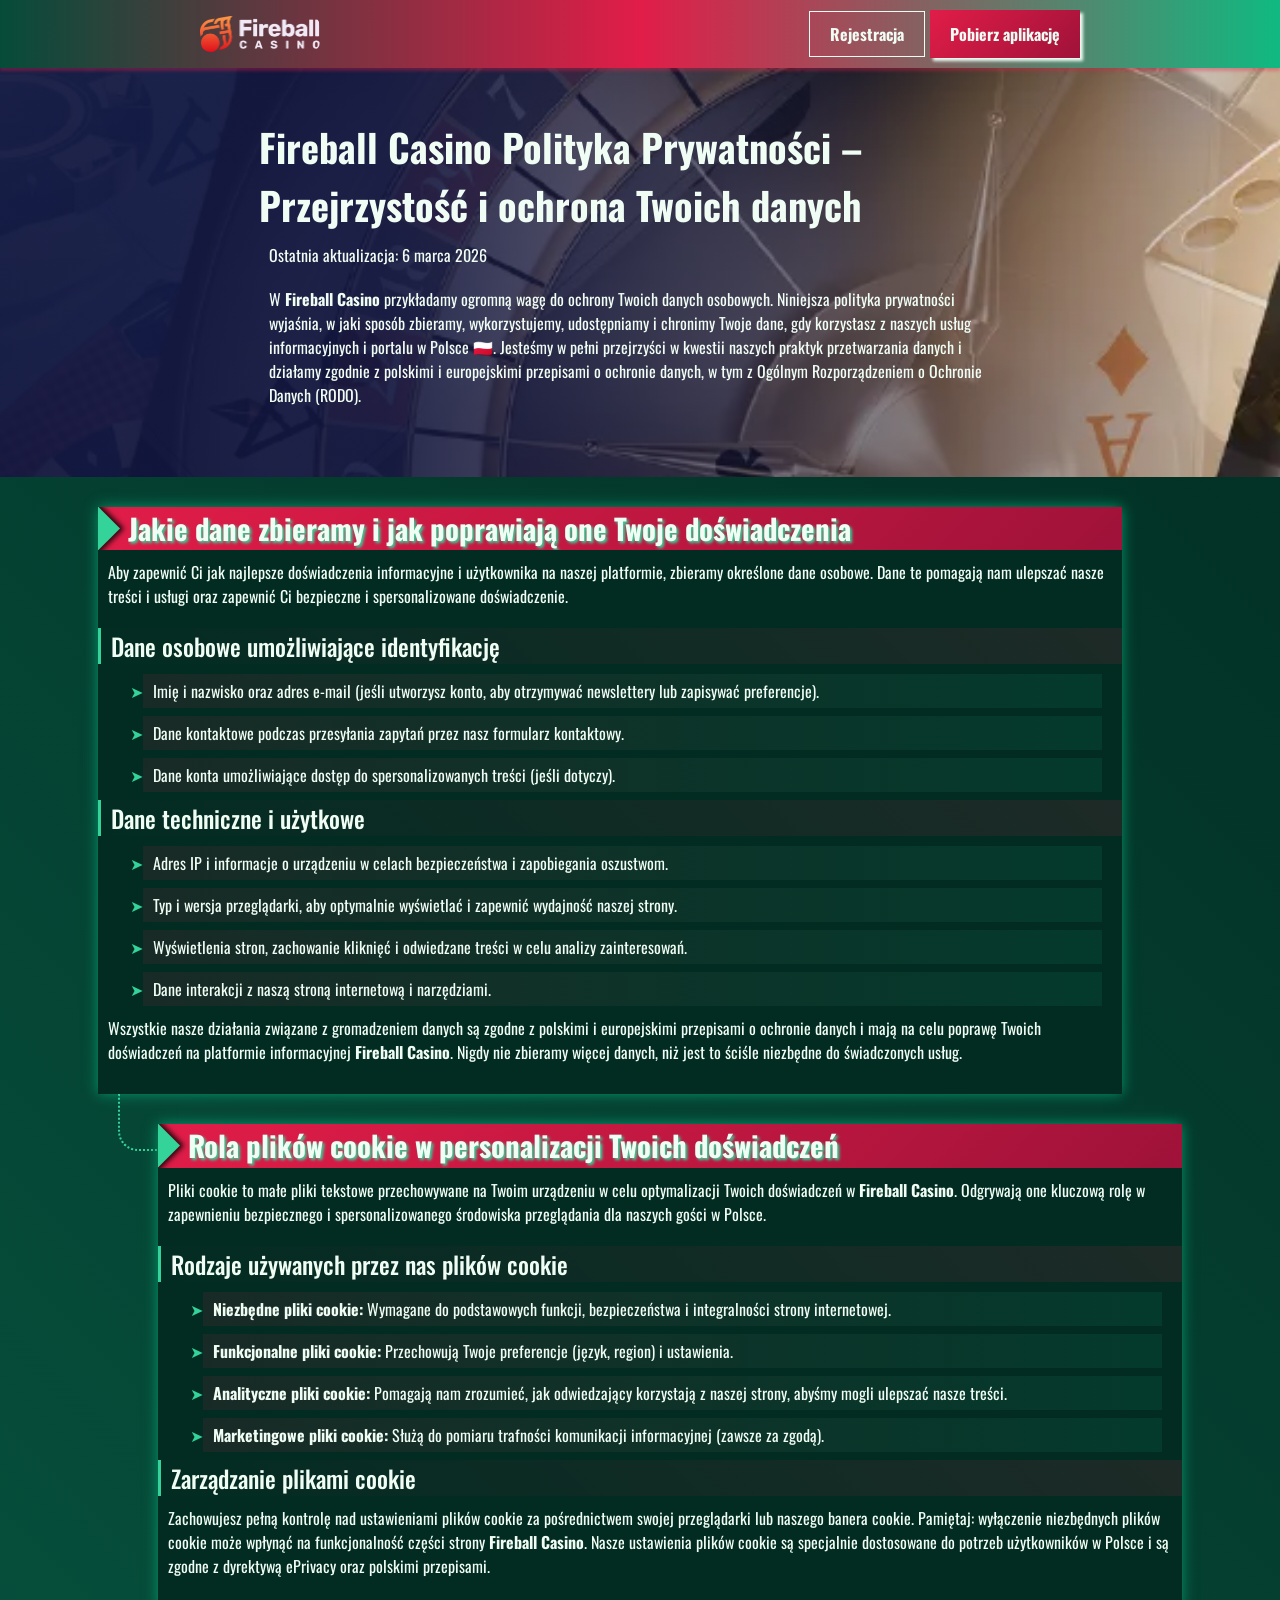
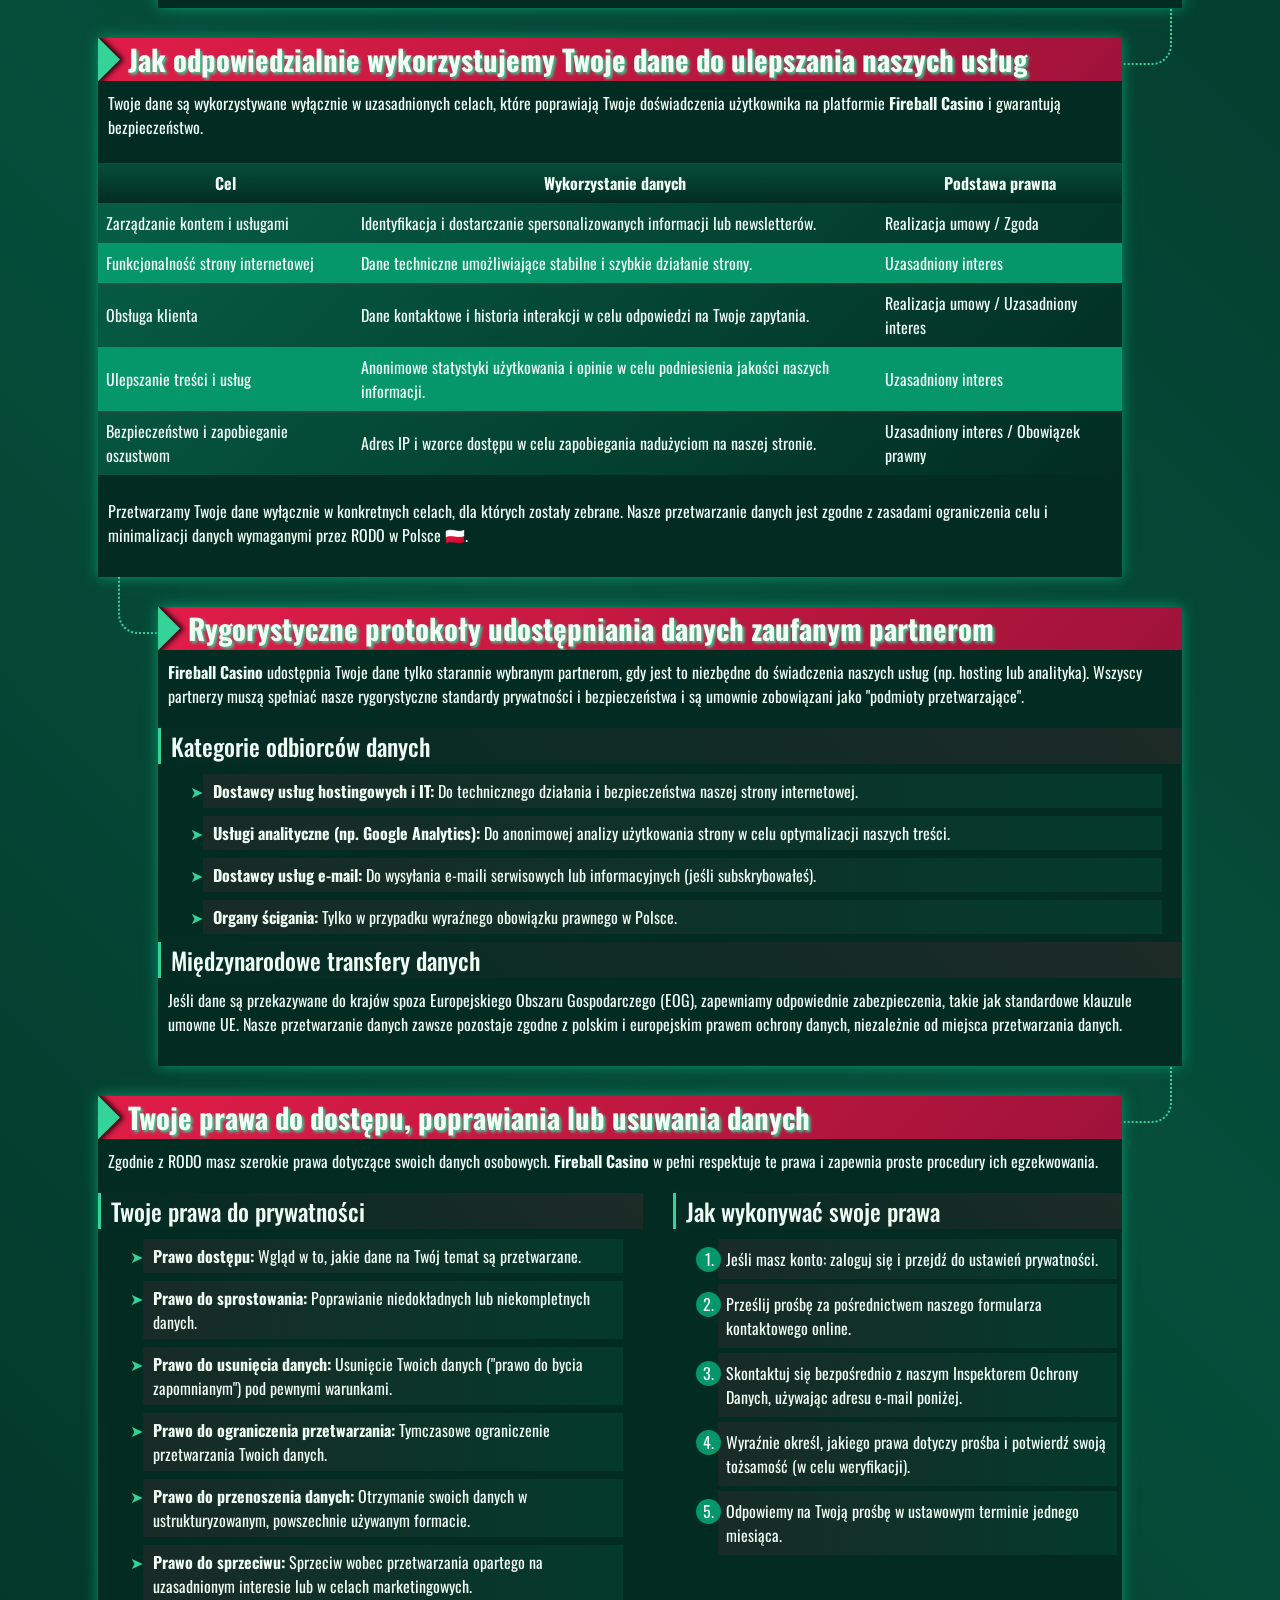
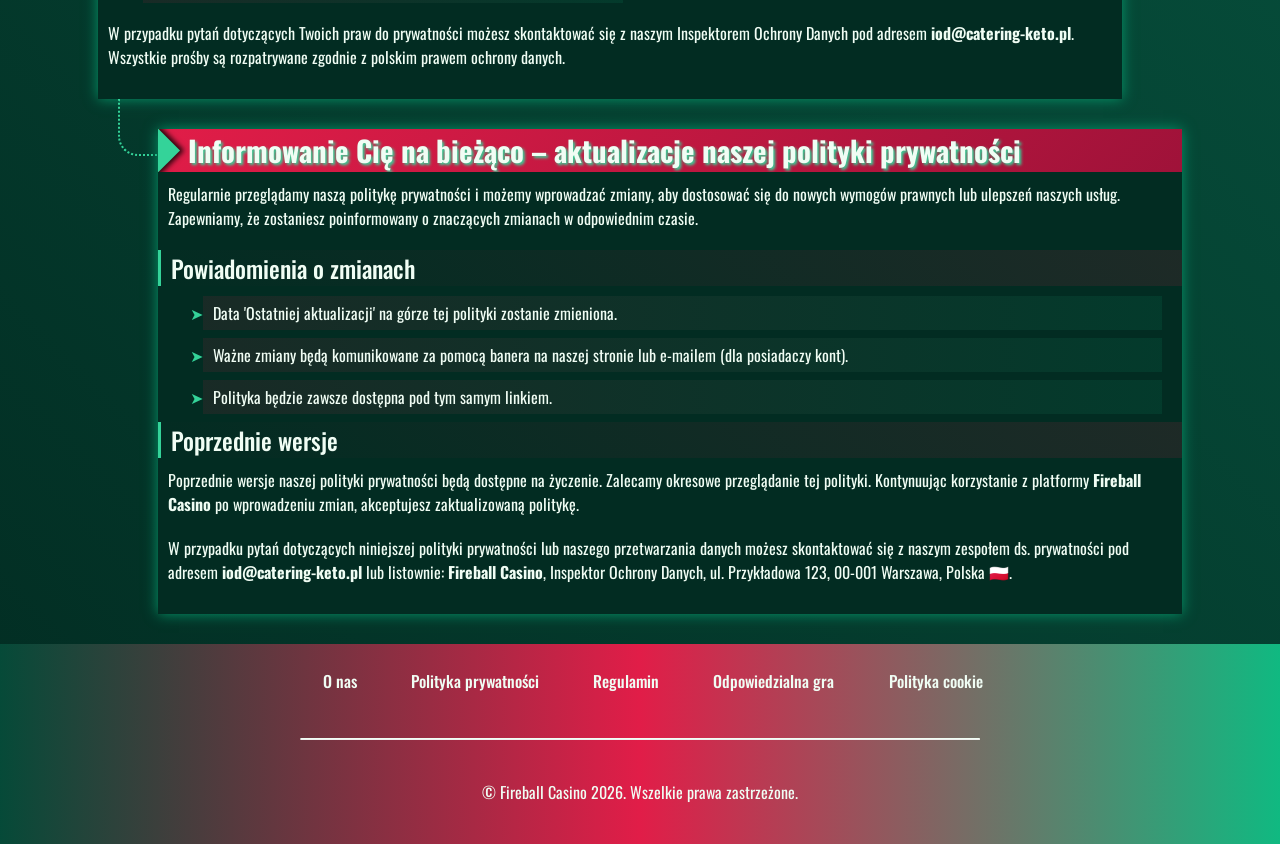
<file: privacy-policy/index.html>
<!DOCTYPE html>
<html lang="pl">

<head>
    <meta charset="UTF-8">
    <meta name="viewport" content="width=device-width, initial-scale=1.0">
    <link rel="stylesheet" href="/style.css">
    <link rel="shortcut icon" href="/favicon.ico" type="image/x-icon">
    <title>Fireball Casino – Polityka Prywatności – Przejrzystość i ochrona Twoich danych</title>
    <meta name="description"
        content="Fireball Casino gwarantuje pełną przejrzystość w przetwarzaniu danych. Dowiedz się, jak bezpiecznie zbieramy, chronimy i wykorzystujemy Twoje dane, aby zapewnić Ci lepsze i bardziej spersonalizowane doświadczenia.">
    <meta name="googlebot" content="index,follow,noarchive">

    <link rel="canonical" href="https://www.catering-keto.pl/privacy-policy/">

    <meta property="og:type" content="website" />
    <meta property="og:title"
        content="Fireball Casino – Polityka Prywatności – Przejrzystość i ochrona Twoich danych" />
    <meta property="og:description" content="Fireball Casino gwarantuje pełną przejrzystość w przetwarzaniu danych." />
    <meta property="og:url" content="https://www.catering-keto.pl/privacy-policy/" />
    <meta property="og:site_name" content="Fireball Casino Polska" />
    <meta property="og:locale" content="pl_PL" />

    <script type="application/ld+json">
    {
        "@context": "https://schema.org",
        "@type": "WebPage",
        "name": "Fireball Casino Polityka Prywatności",
        "description": "Polityka prywatności Fireball Casino - przejrzysta ochrona danych dla użytkowników.",
        "url": "https://www.catering-keto.pl/privacy-policy/",
        "inLanguage": "pl-PL"
    }
    </script>
</head>

<body>

    <header>
        <div class="logo">
            <a href="/"><img src="/img/logo.webp" alt="Fireball Casino logo" width="140" height="70"></a>
        </div>

        <div class="header-btn">
            <a href="/play/" rel="nofollow" content="noindex" class="h-violet-btn">Rejestracja</a>
            <a href="/play/" rel="nofollow" content="noindex" class="h-accent-btn">Pobierz aplikację</a>
        </div>
    </header>

    <main>
        <div class="promo">
            <div class="promo-l">
                <h1>Fireball Casino Polityka Prywatności – Przejrzystość i ochrona Twoich danych</h1>
                <p class="txt">
                    Ostatnia aktualizacja: 6 marca 2026
                </p>
                <p class="txt">
                    W <strong>Fireball Casino</strong> przykładamy ogromną wagę do ochrony Twoich danych osobowych.
                    Niniejsza polityka prywatności wyjaśnia, w jaki sposób zbieramy, wykorzystujemy, udostępniamy i
                    chronimy Twoje dane, gdy korzystasz z naszych usług informacyjnych i portalu w Polsce 🇵🇱. Jesteśmy
                    w pełni przejrzyści w kwestii naszych praktyk przetwarzania danych i działamy zgodnie z polskimi i
                    europejskimi przepisami o ochronie danych, w tym z Ogólnym Rozporządzeniem o Ochronie Danych (RODO).
                </p>
            </div>
        </div>

        <div class="wrapper">
            <div class="container">
                <div class="container__header">
                    <h2>Jakie dane zbieramy i jak poprawiają one Twoje doświadczenia</h2>
                </div>
                <p class="txt">
                    Aby zapewnić Ci jak najlepsze doświadczenia informacyjne i użytkownika na naszej platformie,
                    zbieramy określone dane osobowe. Dane te pomagają nam ulepszać nasze treści i usługi oraz zapewnić
                    Ci bezpieczne i spersonalizowane doświadczenie.
                </p>

                <h3>Dane osobowe umożliwiające identyfikację</h3>
                <ul>
                    <li>Imię i nazwisko oraz adres e-mail (jeśli utworzysz konto, aby otrzymywać newslettery lub
                        zapisywać preferencje).</li>
                    <li>Dane kontaktowe podczas przesyłania zapytań przez nasz formularz kontaktowy.</li>
                    <li>Dane konta umożliwiające dostęp do spersonalizowanych treści (jeśli dotyczy).</li>
                </ul>

                <h3>Dane techniczne i użytkowe</h3>
                <ul>
                    <li>Adres IP i informacje o urządzeniu w celach bezpieczeństwa i zapobiegania oszustwom.</li>
                    <li>Typ i wersja przeglądarki, aby optymalnie wyświetlać i zapewnić wydajność naszej strony.</li>
                    <li>Wyświetlenia stron, zachowanie kliknięć i odwiedzane treści w celu analizy zainteresowań.</li>
                    <li>Dane interakcji z naszą stroną internetową i narzędziami.</li>
                </ul>

                <p class="txt">
                    Wszystkie nasze działania związane z gromadzeniem danych są zgodne z polskimi i europejskimi
                    przepisami o ochronie danych i mają na celu poprawę Twoich doświadczeń na platformie informacyjnej
                    <strong>Fireball Casino</strong>. Nigdy nie zbieramy więcej danych, niż jest to ściśle niezbędne do
                    świadczonych usług.
                </p>
            </div>

            <div class="container">
                <div class="container__header">
                    <h2>Rola plików cookie w personalizacji Twoich doświadczeń</h2>
                </div>
                <p class="txt">
                    Pliki cookie to małe pliki tekstowe przechowywane na Twoim urządzeniu w celu optymalizacji Twoich
                    doświadczeń w <strong>Fireball Casino</strong>. Odgrywają one kluczową rolę w zapewnieniu
                    bezpiecznego i spersonalizowanego środowiska przeglądania dla naszych gości w Polsce.
                </p>

                <h3>Rodzaje używanych przez nas plików cookie</h3>
                <ul>
                    <li><strong>Niezbędne pliki cookie:</strong> Wymagane do podstawowych funkcji, bezpieczeństwa i
                        integralności strony internetowej.</li>
                    <li><strong>Funkcjonalne pliki cookie:</strong> Przechowują Twoje preferencje (język, region) i
                        ustawienia.</li>
                    <li><strong>Analityczne pliki cookie:</strong> Pomagają nam zrozumieć, jak odwiedzający korzystają z
                        naszej strony, abyśmy mogli ulepszać nasze treści.</li>
                    <li><strong>Marketingowe pliki cookie:</strong> Służą do pomiaru trafności komunikacji informacyjnej
                        (zawsze za zgodą).</li>
                </ul>

                <h3>Zarządzanie plikami cookie</h3>
                <p class="txt">
                    Zachowujesz pełną kontrolę nad ustawieniami plików cookie za pośrednictwem swojej przeglądarki lub
                    naszego banera cookie. Pamiętaj: wyłączenie niezbędnych plików cookie może wpłynąć na funkcjonalność
                    części strony <strong>Fireball Casino</strong>. Nasze ustawienia plików cookie są specjalnie
                    dostosowane do potrzeb użytkowników w Polsce i są zgodne z dyrektywą ePrivacy oraz polskimi
                    przepisami.
                </p>
            </div>

            <div class="container">
                <div class="container__header">
                    <h2>Jak odpowiedzialnie wykorzystujemy Twoje dane do ulepszania naszych usług</h2>
                </div>
                <p class="txt">
                    Twoje dane są wykorzystywane wyłącznie w uzasadnionych celach, które poprawiają Twoje doświadczenia
                    użytkownika na platformie <strong>Fireball Casino</strong> i gwarantują bezpieczeństwo.
                </p>

                <div class="table-wrapper">
                    <table>
                        <thead>
                            <tr>
                                <th>Cel</th>
                                <th>Wykorzystanie danych</th>
                                <th>Podstawa prawna</th>
                            </tr>
                        </thead>
                        <tbody>
                            <tr>
                                <td>Zarządzanie kontem i usługami</td>
                                <td>Identyfikacja i dostarczanie spersonalizowanych informacji lub newsletterów.</td>
                                <td>Realizacja umowy / Zgoda</td>
                            </tr>
                            <tr>
                                <td>Funkcjonalność strony internetowej</td>
                                <td>Dane techniczne umożliwiające stabilne i szybkie działanie strony.</td>
                                <td>Uzasadniony interes</td>
                            </tr>
                            <tr>
                                <td>Obsługa klienta</td>
                                <td>Dane kontaktowe i historia interakcji w celu odpowiedzi na Twoje zapytania.</td>
                                <td>Realizacja umowy / Uzasadniony interes</td>
                            </tr>
                            <tr>
                                <td>Ulepszanie treści i usług</td>
                                <td>Anonimowe statystyki użytkowania i opinie w celu podniesienia jakości naszych
                                    informacji.</td>
                                <td>Uzasadniony interes</td>
                            </tr>
                            <tr>
                                <td>Bezpieczeństwo i zapobieganie oszustwom</td>
                                <td>Adres IP i wzorce dostępu w celu zapobiegania nadużyciom na naszej stronie.</td>
                                <td>Uzasadniony interes / Obowiązek prawny</td>
                            </tr>
                        </tbody>
                    </table>
                </div>

                <p class="txt">
                    Przetwarzamy Twoje dane wyłącznie w konkretnych celach, dla których zostały zebrane. Nasze
                    przetwarzanie danych jest zgodne z zasadami ograniczenia celu i minimalizacji danych wymaganymi
                    przez RODO w Polsce 🇵🇱.
                </p>
            </div>

            <div class="container">
                <div class="container__header">
                    <h2>Rygorystyczne protokoły udostępniania danych zaufanym partnerom</h2>
                </div>
                <p class="txt">
                    <strong>Fireball Casino</strong> udostępnia Twoje dane tylko starannie wybranym partnerom, gdy jest
                    to niezbędne do świadczenia naszych usług (np. hosting lub analityka). Wszyscy partnerzy muszą
                    spełniać nasze rygorystyczne standardy prywatności i bezpieczeństwa i są umownie zobowiązani jako
                    "podmioty przetwarzające".
                </p>

                <h3>Kategorie odbiorców danych</h3>
                <ul>
                    <li><strong>Dostawcy usług hostingowych i IT:</strong> Do technicznego działania i bezpieczeństwa
                        naszej strony internetowej.</li>
                    <li><strong>Usługi analityczne (np. Google Analytics):</strong> Do anonimowej analizy użytkowania
                        strony w celu optymalizacji naszych treści.</li>
                    <li><strong>Dostawcy usług e-mail:</strong> Do wysyłania e-maili serwisowych lub informacyjnych
                        (jeśli subskrybowałeś).</li>
                    <li><strong>Organy ścigania:</strong> Tylko w przypadku wyraźnego obowiązku prawnego w Polsce.</li>
                </ul>

                <h3>Międzynarodowe transfery danych</h3>
                <p class="txt">
                    Jeśli dane są przekazywane do krajów spoza Europejskiego Obszaru Gospodarczego (EOG), zapewniamy
                    odpowiednie zabezpieczenia, takie jak standardowe klauzule umowne UE. Nasze przetwarzanie danych
                    zawsze pozostaje zgodne z polskim i europejskim prawem ochrony danych, niezależnie od miejsca
                    przetwarzania danych.
                </p>
            </div>

            <div class="container">
                <div class="container__header">
                    <h2>Twoje prawa do dostępu, poprawiania lub usuwania danych</h2>
                </div>
                <p class="txt">
                    Zgodnie z RODO masz szerokie prawa dotyczące swoich danych osobowych.
                    <strong>Fireball Casino</strong> w pełni respektuje te prawa i zapewnia proste procedury ich
                    egzekwowania.
                </p>

                <div class="comparison-list">
                    <div>
                        <h3>Twoje prawa do prywatności</h3>
                        <ul>
                            <li><strong>Prawo dostępu:</strong> Wgląd w to, jakie dane na Twój temat są przetwarzane.
                            </li>
                            <li><strong>Prawo do sprostowania:</strong> Poprawianie niedokładnych lub niekompletnych
                                danych.</li>
                            <li><strong>Prawo do usunięcia danych:</strong> Usunięcie Twoich danych ("prawo do bycia
                                zapomnianym") pod pewnymi warunkami.</li>
                            <li><strong>Prawo do ograniczenia przetwarzania:</strong> Tymczasowe ograniczenie
                                przetwarzania Twoich danych.</li>
                            <li><strong>Prawo do przenoszenia danych:</strong> Otrzymanie swoich danych w
                                ustrukturyzowanym, powszechnie używanym formacie.</li>
                            <li><strong>Prawo do sprzeciwu:</strong> Sprzeciw wobec przetwarzania opartego na
                                uzasadnionym interesie lub w celach marketingowych.</li>
                        </ul>
                    </div>

                    <div>
                        <h3>Jak wykonywać swoje prawa</h3>
                        <ol>
                            <li>Jeśli masz konto: zaloguj się i przejdź do ustawień prywatności.</li>
                            <li>Prześlij prośbę za pośrednictwem naszego <a href="/contact/">formularza kontaktowego</a>
                                online.</li>
                            <li>Skontaktuj się bezpośrednio z naszym Inspektorem Ochrony Danych, używając adresu e-mail
                                poniżej.</li>
                            <li>Wyraźnie określ, jakiego prawa dotyczy prośba i potwierdź swoją tożsamość (w celu
                                weryfikacji).</li>
                            <li>Odpowiemy na Twoją prośbę w ustawowym terminie jednego miesiąca.</li>
                        </ol>
                    </div>
                </div>

                <p class="txt">
                    W przypadku pytań dotyczących Twoich praw do prywatności możesz skontaktować się z naszym
                    Inspektorem Ochrony Danych pod adresem <strong>iod@catering-keto.pl</strong>. Wszystkie prośby są
                    rozpatrywane zgodnie z polskim prawem ochrony danych.
                </p>
            </div>

            <div class="container">
                <div class="container__header">
                    <h2>Informowanie Cię na bieżąco – aktualizacje naszej polityki prywatności</h2>
                </div>
                <p class="txt">
                    Regularnie przeglądamy naszą politykę prywatności i możemy wprowadzać zmiany, aby dostosować się do
                    nowych wymogów prawnych lub ulepszeń naszych usług. Zapewniamy, że zostaniesz poinformowany o
                    znaczących zmianach w odpowiednim czasie.
                </p>

                <h3>Powiadomienia o zmianach</h3>
                <ul>
                    <li>Data 'Ostatniej aktualizacji' na górze tej polityki zostanie zmieniona.</li>
                    <li>Ważne zmiany będą komunikowane za pomocą banera na naszej stronie lub e-mailem (dla posiadaczy
                        kont).</li>
                    <li>Polityka będzie zawsze dostępna pod tym samym linkiem.</li>
                </ul>

                <h3>Poprzednie wersje</h3>
                <p class="txt">
                    Poprzednie wersje naszej polityki prywatności będą dostępne na życzenie. Zalecamy okresowe
                    przeglądanie tej polityki. Kontynuując korzystanie z platformy <strong>Fireball Casino</strong> po
                    wprowadzeniu zmian, akceptujesz zaktualizowaną politykę.
                </p>

                <p class="txt">
                    W przypadku pytań dotyczących niniejszej polityki prywatności lub naszego przetwarzania danych
                    możesz skontaktować się z naszym zespołem ds. prywatności pod adresem
                    <strong>iod@catering-keto.pl</strong> lub listownie: <strong>Fireball Casino</strong>, Inspektor
                    Ochrony Danych,
                    ul. Przykładowa 123, 00-001 Warszawa, Polska 🇵🇱.
                </p>
            </div>
        </div>
    </main>

    <footer>
        <ul class="f-nav">
            <li>
                <a href="/about-us/">O nas</a>
            </li>
            <li>
                <a href="/privacy-policy/">Polityka prywatności</a>
            </li>
            <li>
                <a href="/terms-and-conditions/">Regulamin</a>
            </li>
            <li>
                <a href="/responsible-gambling/">Odpowiedzialna gra</a>
            </li>
            <li>
                <a href="/cookie-policy/">Polityka cookie</a>
            </li>
        </ul>

        <hr>

        <p class="txt">
            © Fireball Casino 2026. Wszelkie prawa zastrzeżone.
        </p>
    </footer>
</body>

</html>
</file>
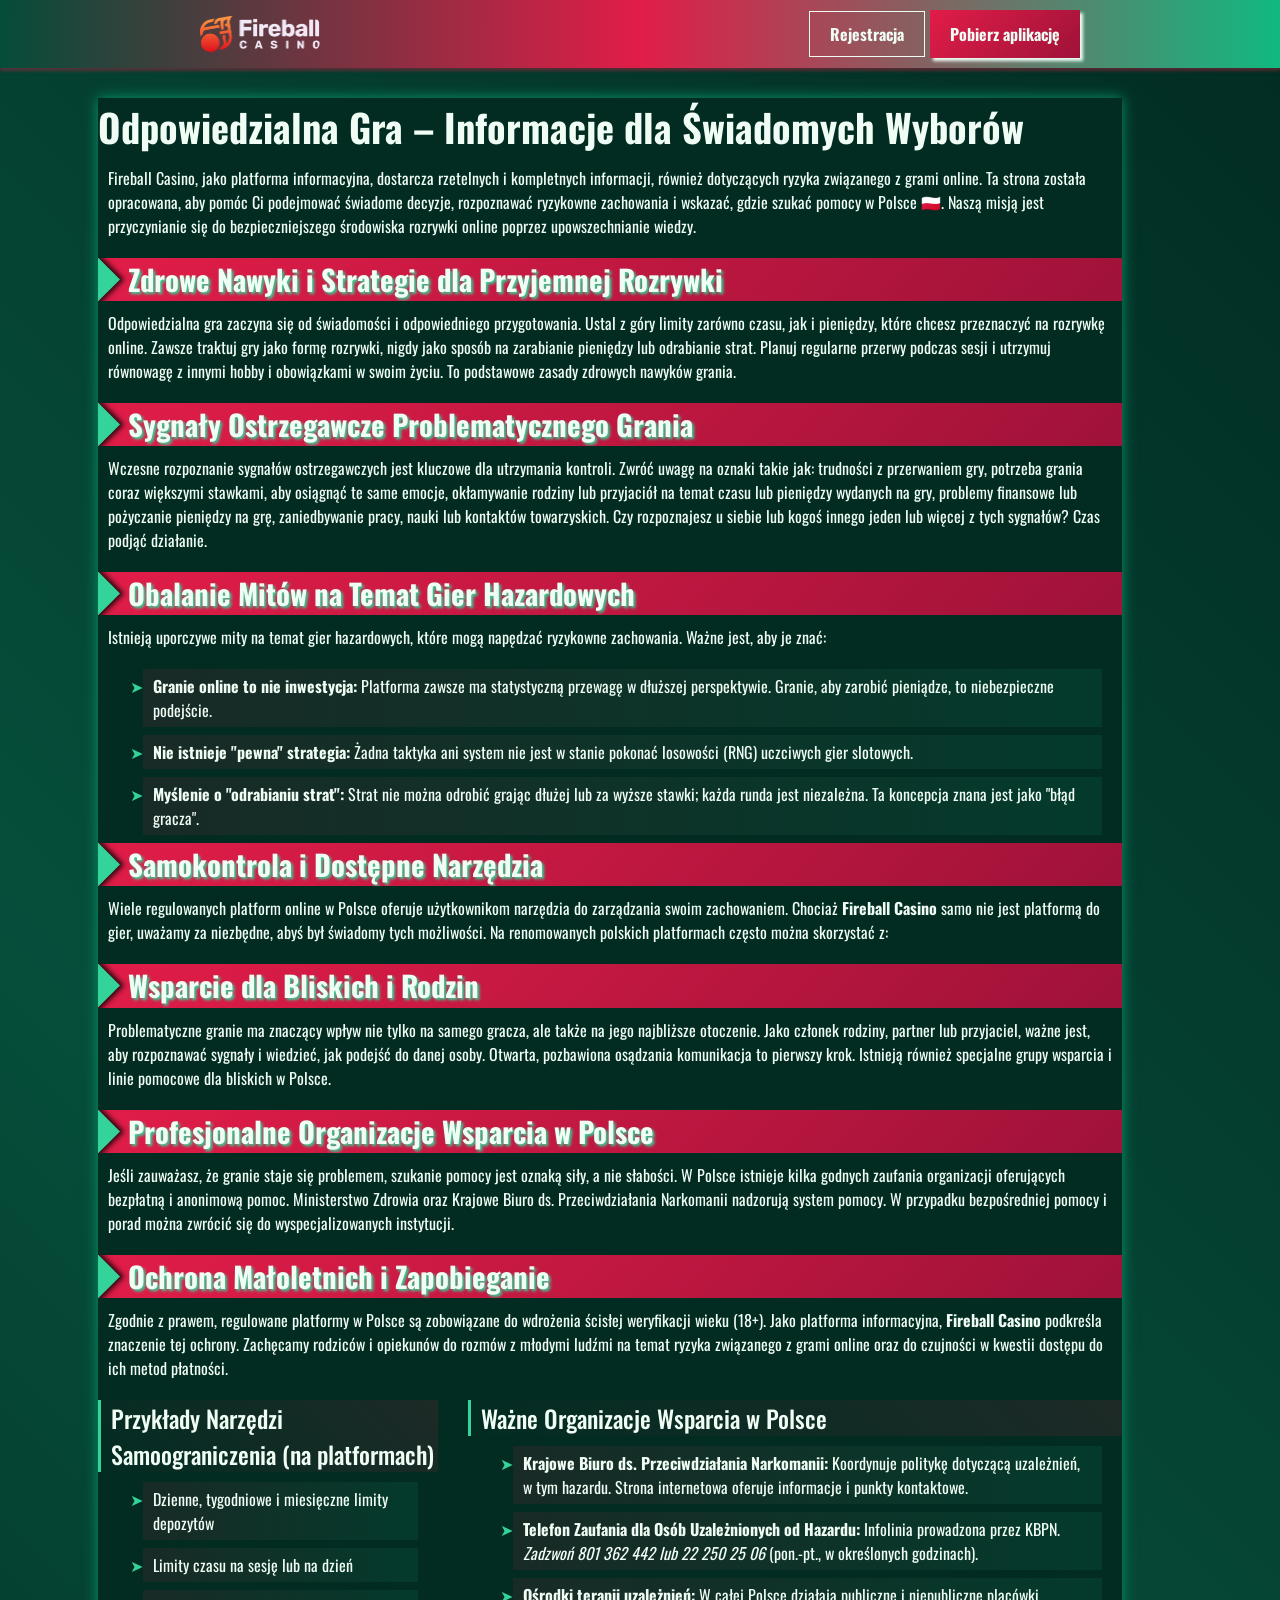
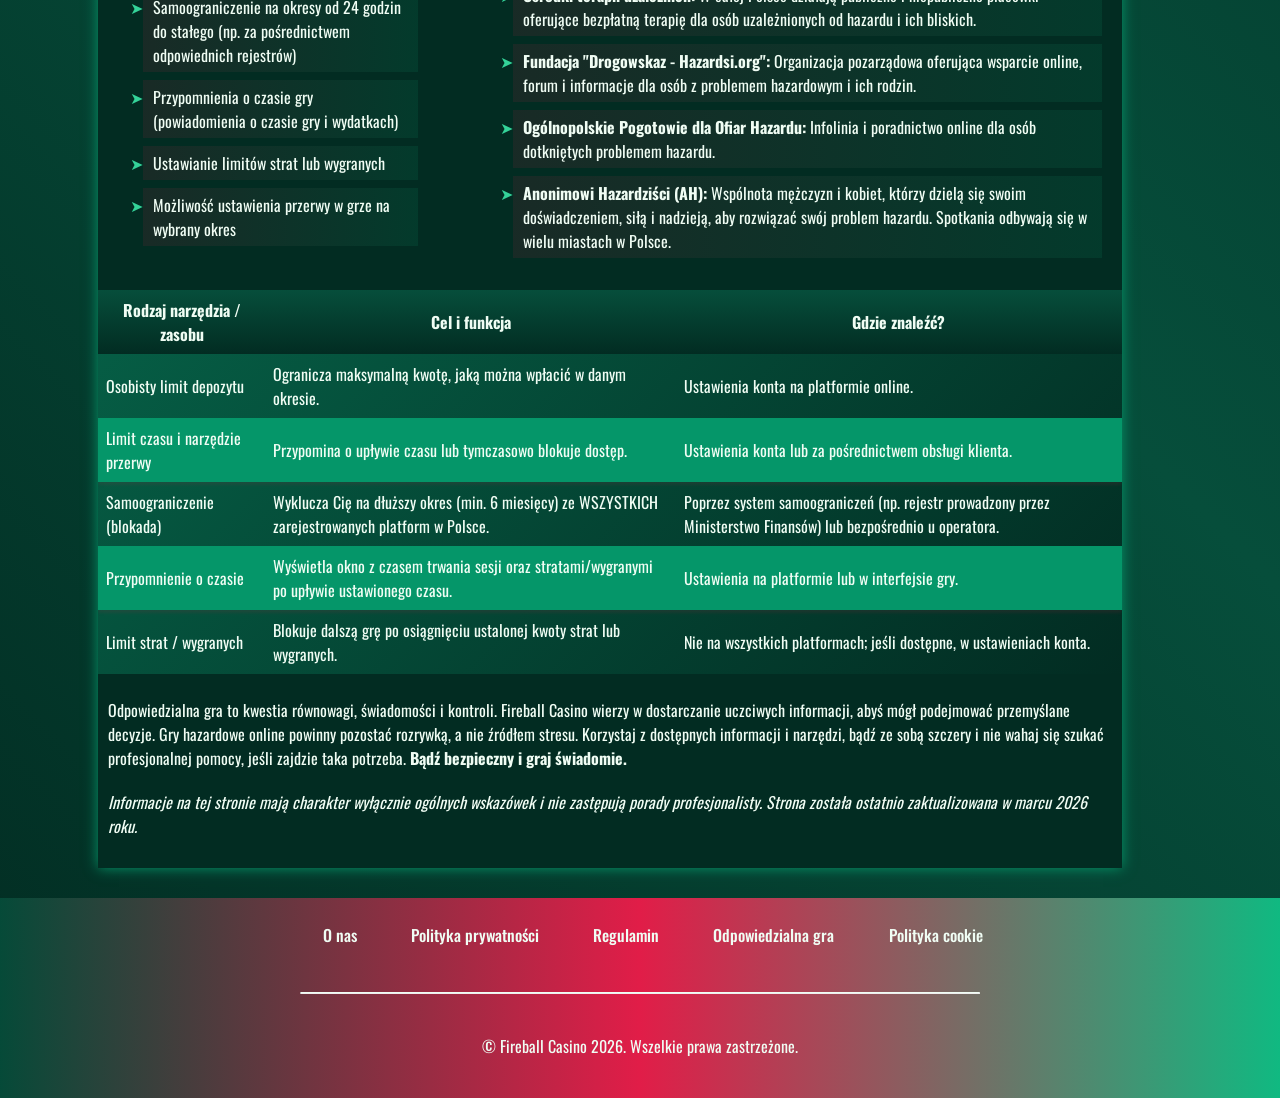
<file: responsible-gambling/index.html>
<!DOCTYPE html>
<html lang="pl">

<head>
    <meta charset="UTF-8">
    <meta name="viewport" content="width=device-width, initial-scale=1.0">
    <link rel="stylesheet" href="/style.css">
    <link rel="shortcut icon" href="/favicon.ico" type="image/x-icon">
    <title>Odpowiedzialna Gra – Informacje i wsparcie od Fireball Casino</title>
    <meta name="description"
        content="Fireball Casino dostarcza informacji na temat odpowiedzialnej gry. Naucz się rozpoznawać ryzykowne zachowania, znajdź narzędzia samokontroli i odkryj profesjonalne organizacje wsparcia, aby bezpiecznie i świadomie cieszyć się rozrywką online.">
    <meta name="googlebot" content="index,follow,noarchive">

    <link rel="canonical" href="https://www.catering-keto.pl/responsible-gambling/">

    <meta property="og:type" content="website" />
    <meta property="og:title" content="Odpowiedzialna Gra – Informacje i wsparcie od Fireball Casino" />
    <meta property="og:description"
        content="Fireball Casino dostarcza informacji na temat odpowiedzialnej gry. Naucz się rozpoznawać ryzykowne zachowania i znajdź skuteczne narzędzia samokontroli." />
    <meta property="og:url" content="https://www.catering-keto.pl/responsible-gambling/" />
    <meta property="og:site_name" content="Fireball Casino Polska" />
    <meta property="og:locale" content="pl_PL" />

    <meta name="twitter:card" content="summary" />
    <meta name="twitter:title" content="Odpowiedzialna Gra – Informacje od Fireball Casino" />
    <meta name="twitter:description"
        content="Strategie i narzędzia do zdrowego i świadomego korzystania z rozrywki online, opracowane przez Fireball Casino." />
</head>

<body>

    <header>
        <div class="logo">
            <a href="/"><img src="/img/logo.webp" alt="Fireball Casino logo" width="140" height="70"></a>
        </div>

        <div class="header-btn">
            <a href="/play/" rel="nofollow" content="noindex" class="h-violet-btn">Rejestracja</a>
            <a href="/play/" rel="nofollow" content="noindex" class="h-accent-btn">Pobierz aplikację</a>
        </div>
    </header>

    <main>
        <div class="wrapper">
            <div class="container">
                <h1>Odpowiedzialna Gra – Informacje dla Świadomych Wyborów</h1>
                <p class="txt">
                    Fireball Casino, jako platforma informacyjna, dostarcza rzetelnych i kompletnych informacji, również
                    dotyczących ryzyka związanego z grami online. Ta strona została opracowana, aby pomóc Ci podejmować
                    świadome decyzje, rozpoznawać ryzykowne zachowania i wskazać, gdzie szukać pomocy w Polsce 🇵🇱.
                    Naszą misją jest przyczynianie się do bezpieczniejszego środowiska rozrywki online poprzez
                    upowszechnianie wiedzy.
                </p>

                <div class="container__header">
                    <h2>Zdrowe Nawyki i Strategie dla Przyjemnej Rozrywki</h2>
                </div>
                <p class="txt">
                    Odpowiedzialna gra zaczyna się od świadomości i odpowiedniego przygotowania. Ustal z góry limity
                    zarówno czasu, jak i pieniędzy, które chcesz przeznaczyć na rozrywkę online. Zawsze traktuj gry jako
                    formę rozrywki, nigdy jako sposób na zarabianie pieniędzy lub odrabianie strat. Planuj regularne
                    przerwy podczas sesji i utrzymuj równowagę z innymi hobby i obowiązkami w swoim życiu. To podstawowe
                    zasady zdrowych nawyków grania.
                </p>

                <div class="container__header">
                    <h2>Sygnały Ostrzegawcze Problematycznego Grania</h2>
                </div>
                <p class="txt">
                    Wczesne rozpoznanie sygnałów ostrzegawczych jest kluczowe dla utrzymania kontroli. Zwróć uwagę na
                    oznaki takie jak: trudności z przerwaniem gry, potrzeba grania coraz większymi stawkami, aby
                    osiągnąć te same emocje, okłamywanie rodziny lub przyjaciół na temat czasu lub pieniędzy wydanych na
                    gry, problemy finansowe lub pożyczanie pieniędzy na grę, zaniedbywanie pracy, nauki lub kontaktów
                    towarzyskich. Czy rozpoznajesz u siebie lub kogoś innego jeden lub więcej z tych sygnałów? Czas
                    podjąć działanie.
                </p>

                <div class="container__header">
                    <h2>Obalanie Mitów na Temat Gier Hazardowych</h2>
                </div>
                <p class="txt">
                    Istnieją uporczywe mity na temat gier hazardowych, które mogą napędzać ryzykowne zachowania. Ważne
                    jest, aby je znać:
                <ul>
                    <li><strong>Granie online to nie inwestycja:</strong> Platforma zawsze ma statystyczną przewagę w
                        dłuższej perspektywie. Granie, aby zarobić pieniądze, to niebezpieczne podejście.</li>
                    <li><strong>Nie istnieje "pewna" strategia:</strong> Żadna taktyka ani system nie jest w stanie
                        pokonać losowości (RNG) uczciwych gier slotowych.</li>
                    <li><strong>Myślenie o "odrabianiu strat":</strong> Strat nie można odrobić grając dłużej lub za
                        wyższe stawki; każda runda jest niezależna. Ta koncepcja znana jest jako "błąd gracza".</li>
                </ul>
                </p>

                <div class="container__header">
                    <h2>Samokontrola i Dostępne Narzędzia</h2>
                </div>
                <p class="txt">
                    Wiele regulowanych platform online w Polsce oferuje użytkownikom narzędzia do zarządzania swoim
                    zachowaniem. Chociaż <strong>Fireball Casino</strong> samo nie jest platformą do gier, uważamy za
                    niezbędne, abyś był świadomy tych możliwości. Na renomowanych polskich platformach często można
                    skorzystać z:
                </p>

                <div class="container__header">
                    <h2>Wsparcie dla Bliskich i Rodzin</h2>
                </div>
                <p class="txt">
                    Problematyczne granie ma znaczący wpływ nie tylko na samego gracza, ale także na jego najbliższe
                    otoczenie. Jako członek rodziny, partner lub przyjaciel, ważne jest, aby rozpoznawać sygnały i
                    wiedzieć, jak podejść do danej osoby. Otwarta, pozbawiona osądzania komunikacja to pierwszy krok.
                    Istnieją również specjalne grupy wsparcia i linie pomocowe dla bliskich w Polsce.
                </p>

                <div class="container__header">
                    <h2>Profesjonalne Organizacje Wsparcia w Polsce</h2>
                </div>
                <p class="txt">
                    Jeśli zauważasz, że granie staje się problemem, szukanie pomocy jest oznaką siły, a nie słabości. W
                    Polsce istnieje kilka godnych zaufania organizacji oferujących bezpłatną i anonimową pomoc.
                    Ministerstwo Zdrowia oraz Krajowe Biuro ds. Przeciwdziałania Narkomanii nadzorują system pomocy. W
                    przypadku bezpośredniej pomocy i porad można zwrócić się do wyspecjalizowanych instytucji.
                </p>

                <div class="container__header">
                    <h2>Ochrona Małoletnich i Zapobieganie</h2>
                </div>
                <p class="txt">
                    Zgodnie z prawem, regulowane platformy w Polsce są zobowiązane do wdrożenia ścisłej weryfikacji
                    wieku (18+). Jako platforma informacyjna, <strong>Fireball Casino</strong> podkreśla znaczenie tej
                    ochrony. Zachęcamy rodziców i opiekunów do rozmów z młodymi ludźmi na temat ryzyka związanego z
                    grami online oraz do czujności w kwestii dostępu do ich metod płatności.
                </p>

                <div class="comparison-list">
                    <div>
                        <h3>Przykłady Narzędzi Samoograniczenia (na platformach)</h3>
                        <ul>
                            <li>Dzienne, tygodniowe i miesięczne limity depozytów</li>
                            <li>Limity czasu na sesję lub na dzień</li>
                            <li>Samoograniczenie na okresy od 24 godzin do stałego (np. za pośrednictwem odpowiednich
                                rejestrów)</li>
                            <li>Przypomnienia o czasie gry (powiadomienia o czasie gry i wydatkach)</li>
                            <li>Ustawianie limitów strat lub wygranych</li>
                            <li>Możliwość ustawienia przerwy w grze na wybrany okres</li>
                        </ul>
                    </div>

                    <div>
                        <h3>Ważne Organizacje Wsparcia w Polsce</h3>
                        <ul>
                            <li><strong>Krajowe Biuro ds. Przeciwdziałania Narkomanii:</strong> Koordynuje politykę
                                dotyczącą uzależnień, w tym hazardu. Strona internetowa oferuje informacje i punkty
                                kontaktowe.</li>
                            <li><strong>Telefon Zaufania dla Osób Uzależnionych od Hazardu:</strong> Infolinia
                                prowadzona przez KBPN. <em>Zadzwoń 801 362 442 lub 22 250 25 06</em> (pon.-pt., w
                                określonych godzinach).</li>
                            <li><strong>Ośrodki terapii uzależnień:</strong> W całej Polsce działają publiczne i
                                niepubliczne placówki oferujące bezpłatną terapię dla osób uzależnionych od hazardu i
                                ich bliskich.</li>
                            <li><strong>Fundacja "Drogowskaz - Hazardsi.org":</strong> Organizacja pozarządowa oferująca
                                wsparcie online, forum i informacje dla osób z problemem hazardowym i ich rodzin.</li>
                            <li><strong>Ogólnopolskie Pogotowie dla Ofiar Hazardu:</strong> Infolinia i poradnictwo
                                online dla osób dotkniętych problemem hazardu.</li>
                            <li><strong>Anonimowi Hazardziści (AH):</strong> Wspólnota mężczyzn i kobiet, którzy dzielą
                                się swoim doświadczeniem, siłą i nadzieją, aby rozwiązać swój problem hazardu. Spotkania
                                odbywają się w wielu miastach w Polsce.</li>
                        </ul>
                    </div>
                </div>

                <div class="table-wrapper">
                    <table>
                        <thead>
                            <tr>
                                <th>Rodzaj narzędzia / zasobu</th>
                                <th>Cel i funkcja</th>
                                <th>Gdzie znaleźć?</th>
                            </tr>
                        </thead>
                        <tbody>
                            <tr>
                                <td>Osobisty limit depozytu</td>
                                <td>Ogranicza maksymalną kwotę, jaką można wpłacić w danym okresie.</td>
                                <td>Ustawienia konta na platformie online.</td>
                            </tr>
                            <tr>
                                <td>Limit czasu i narzędzie przerwy</td>
                                <td>Przypomina o upływie czasu lub tymczasowo blokuje dostęp.</td>
                                <td>Ustawienia konta lub za pośrednictwem obsługi klienta.</td>
                            </tr>
                            <tr>
                                <td>Samoograniczenie (blokada)</td>
                                <td>Wyklucza Cię na dłuższy okres (min. 6 miesięcy) ze WSZYSTKICH zarejestrowanych
                                    platform w Polsce.</td>
                                <td>Poprzez system samoograniczeń (np. rejestr prowadzony przez Ministerstwo Finansów)
                                    lub bezpośrednio u operatora.</td>
                            </tr>
                            <tr>
                                <td>Przypomnienie o czasie</td>
                                <td>Wyświetla okno z czasem trwania sesji oraz stratami/wygranymi po upływie ustawionego
                                    czasu.</td>
                                <td>Ustawienia na platformie lub w interfejsie gry.</td>
                            </tr>
                            <tr>
                                <td>Limit strat / wygranych</td>
                                <td>Blokuje dalszą grę po osiągnięciu ustalonej kwoty strat lub wygranych.</td>
                                <td>Nie na wszystkich platformach; jeśli dostępne, w ustawieniach konta.</td>
                            </tr>
                        </tbody>
                    </table>
                </div>

                <p class="txt">
                    Odpowiedzialna gra to kwestia równowagi, świadomości i kontroli. Fireball Casino wierzy w
                    dostarczanie uczciwych informacji, abyś mógł podejmować przemyślane decyzje. Gry hazardowe online
                    powinny pozostać rozrywką, a nie źródłem stresu. Korzystaj z dostępnych informacji i narzędzi, bądź
                    ze sobą szczery i nie wahaj się szukać profesjonalnej pomocy, jeśli zajdzie taka potrzeba.
                    <strong>Bądź bezpieczny i graj świadomie.</strong>
                </p>
                <p class="txt"><em>Informacje na tej stronie mają charakter wyłącznie ogólnych wskazówek i nie zastępują
                        porady profesjonalisty. Strona została ostatnio zaktualizowana w marcu 2026 roku.</em></p>
            </div>
        </div>
    </main>

    <footer>
        <ul class="f-nav">
            <li>
                <a href="/about-us/">O nas</a>
            </li>
            <li>
                <a href="/privacy-policy/">Polityka prywatności</a>
            </li>
            <li>
                <a href="/terms-and-conditions/">Regulamin</a>
            </li>
            <li>
                <a href="/responsible-gambling/">Odpowiedzialna gra</a>
            </li>
            <li>
                <a href="/cookie-policy/">Polityka cookie</a>
            </li>
        </ul>

        <hr>

        <p class="txt">
            © Fireball Casino 2026. Wszelkie prawa zastrzeżone.
        </p>
    </footer>
</body>

</html>
</file>
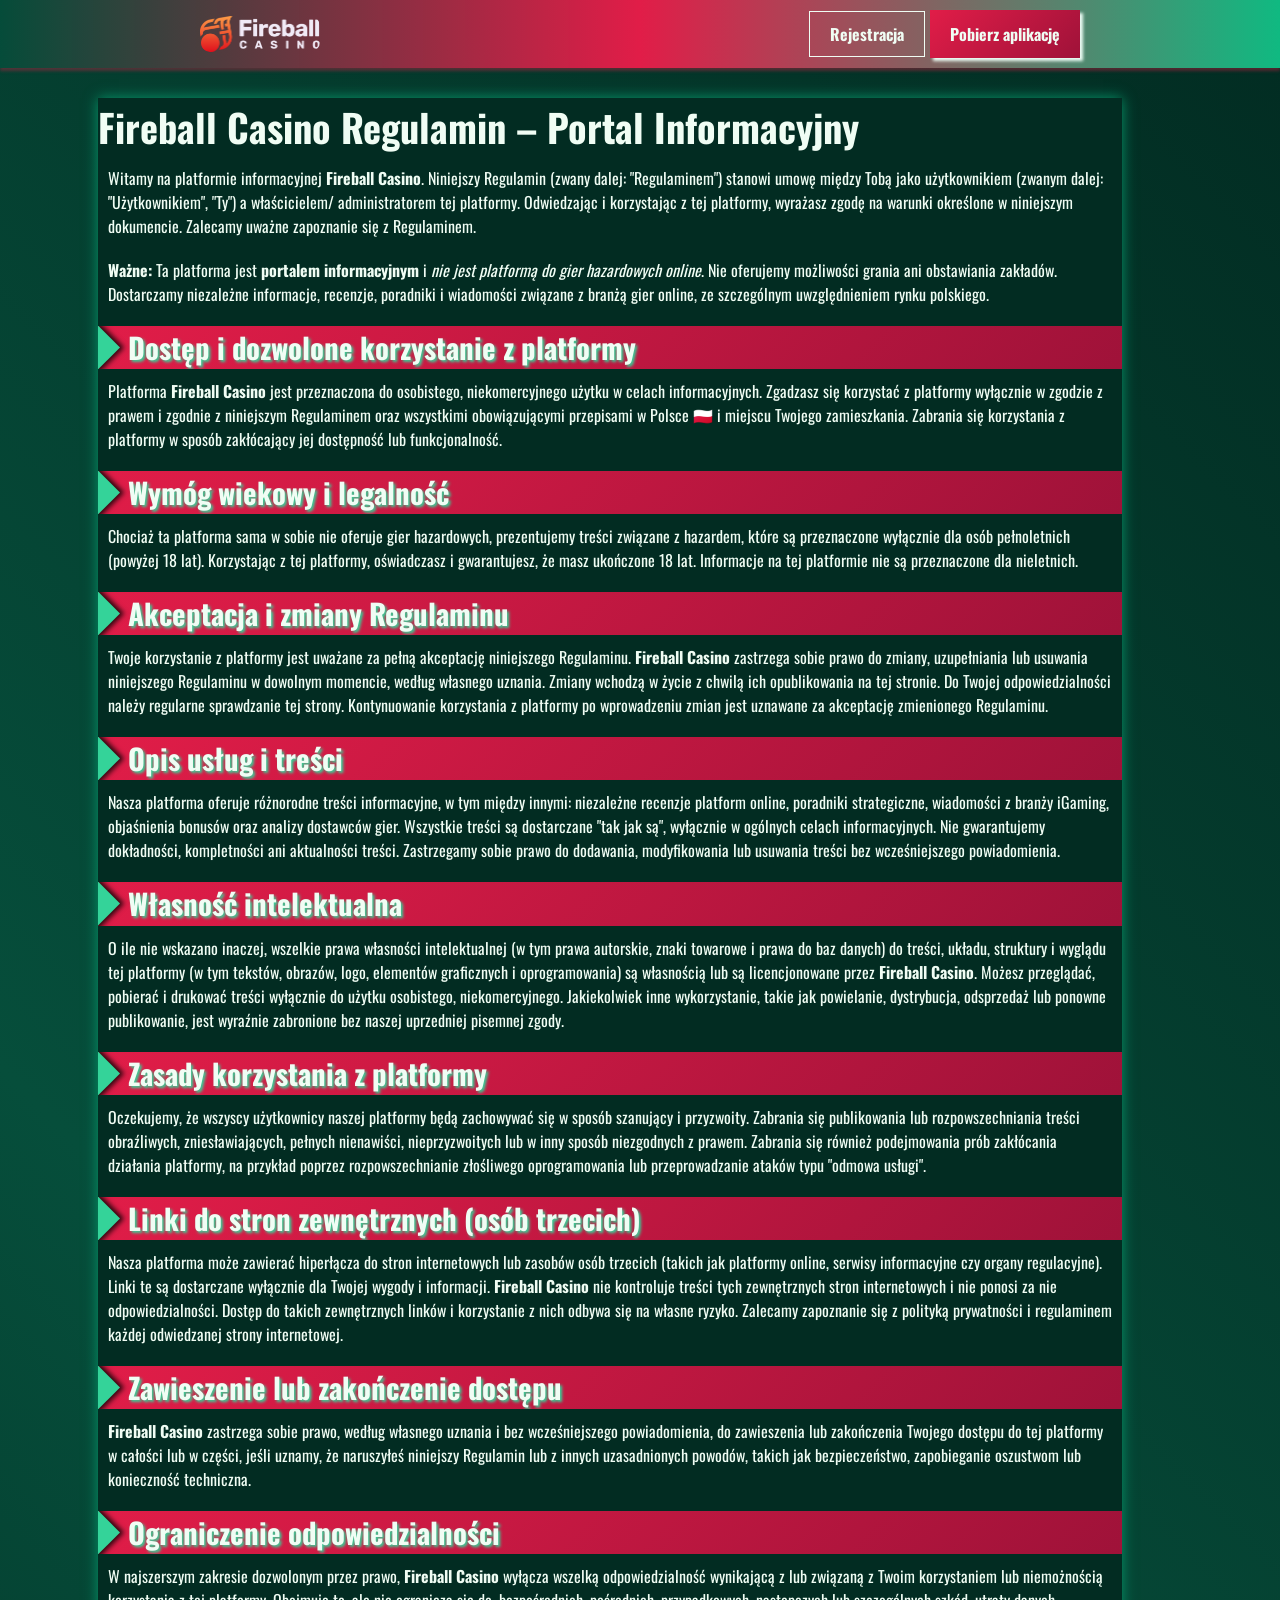
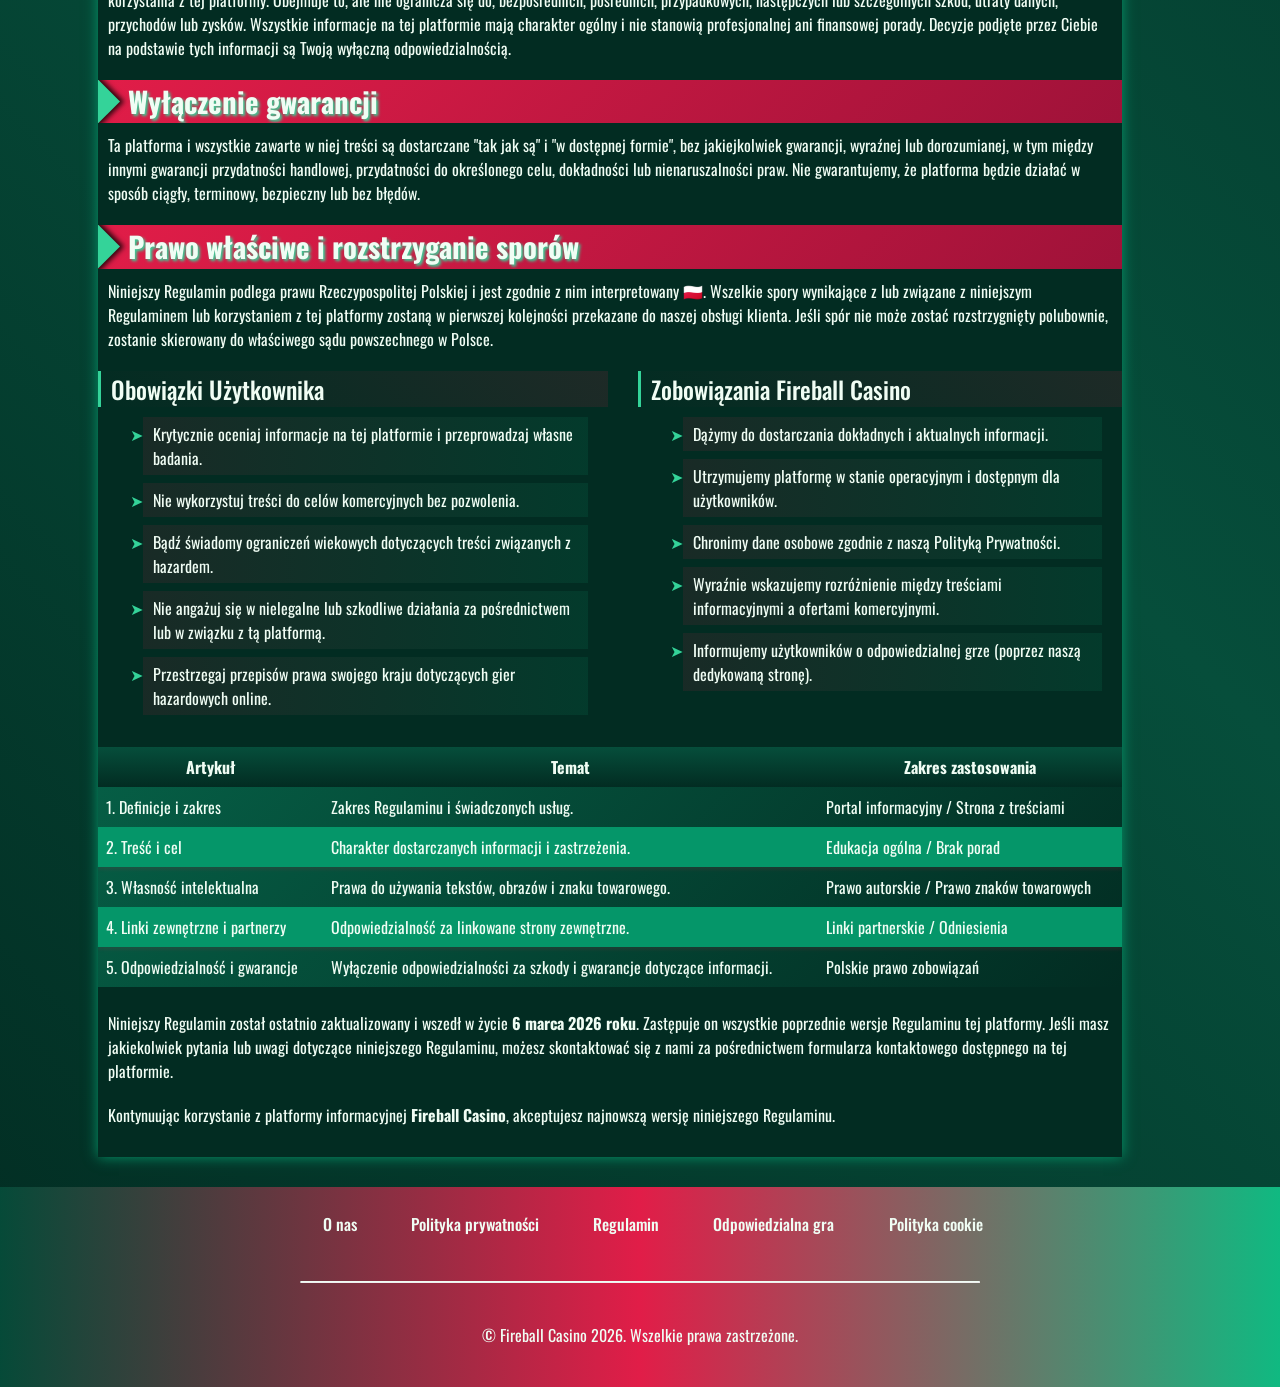
<file: terms-and-conditions/index.html>
<!DOCTYPE html>
<html lang="pl">

<head>
    <meta charset="UTF-8">
    <meta name="viewport" content="width=device-width, initial-scale=1.0">
    <link rel="stylesheet" href="/style.css">
    <link rel="shortcut icon" href="/favicon.ico" type="image/x-icon">
    <title>Regulamin – Platforma Informacyjna Fireball Casino</title>
    <meta name="description"
        content="Korzystając z platformy Fireball Casino, akceptujesz niniejszy Regulamin, który określa nasze usługi, opisuje Twoje prawa i promuje odpowiedzialne korzystanie z naszych informacji.">
    <meta name="googlebot" content="index,follow,noarchive">

    <link rel="canonical" href="https://www.catering-keto.pl/terms-and-conditions/">

    <meta property="og:type" content="website" />
    <meta property="og:title" content="Regulamin – Platforma Informacyjna Fireball Casino" />
    <meta property="og:description"
        content="Zapoznaj się z Regulaminem platformy informacyjnej Fireball Casino, aby jasno zrozumieć zakres świadczonych usług." />
    <meta property="og:url" content="https://www.catering-keto.pl/terms-and-conditions/" />
    <meta property="og:site_name" content="Fireball Casino Polska" />
    <meta property="og:locale" content="pl_PL" />

    <meta name="twitter:card" content="summary" />
    <meta name="twitter:title" content="Regulamin - Fireball Casino" />
    <meta name="twitter:description" content="Oficjalne zasady korzystania z portalu informacyjnego Fireball Casino." />
</head>

<body>

    <header>
        <div class="logo">
            <a href="/"><img src="/img/logo.webp" alt="Fireball Casino logo" width="100" height="70"></a>
        </div>

        <div class="header-btn">
            <a href="/play/" rel="nofollow" content="noindex" class="h-violet-btn">Rejestracja</a>
            <a href="/play/" rel="nofollow" content="noindex" class="h-accent-btn">Pobierz aplikację</a>
        </div>
    </header>

    <main>
        <div class="wrapper">
            <div class="container">
                <h1>Fireball Casino Regulamin – Portal Informacyjny</h1>
                <p class="txt">
                    Witamy na platformie informacyjnej <strong>Fireball Casino</strong>. Niniejszy Regulamin (zwany
                    dalej: "Regulaminem") stanowi umowę między Tobą jako użytkownikiem (zwanym dalej: "Użytkownikiem",
                    "Ty") a właścicielem/ administratorem tej platformy. Odwiedzając i korzystając z tej platformy,
                    wyrażasz zgodę na warunki określone w niniejszym dokumencie. Zalecamy uważne zapoznanie się z
                    Regulaminem.
                </p>
                <p class="txt">
                    <strong>Ważne:</strong> Ta platforma jest <strong>portalem informacyjnym</strong> i <em>nie jest
                        platformą do gier hazardowych online</em>. Nie oferujemy możliwości grania ani obstawiania
                    zakładów. Dostarczamy niezależne informacje, recenzje, poradniki i wiadomości związane z branżą gier
                    online, ze szczególnym uwzględnieniem rynku polskiego.
                </p>

                <div class="container__header">
                    <h2>Dostęp i dozwolone korzystanie z platformy</h2>
                </div>
                <p class="txt">
                    Platforma <strong>Fireball Casino</strong> jest przeznaczona do osobistego, niekomercyjnego użytku w
                    celach informacyjnych. Zgadzasz się korzystać z platformy wyłącznie w zgodzie z prawem i zgodnie z
                    niniejszym Regulaminem oraz wszystkimi obowiązującymi przepisami w Polsce 🇵🇱 i miejscu Twojego
                    zamieszkania. Zabrania się korzystania z platformy w sposób zakłócający jej dostępność lub
                    funkcjonalność.
                </p>

                <div class="container__header">
                    <h2>Wymóg wiekowy i legalność</h2>
                </div>
                <p class="txt">
                    Chociaż ta platforma sama w sobie nie oferuje gier hazardowych, prezentujemy treści związane z
                    hazardem, które są przeznaczone wyłącznie dla osób pełnoletnich (powyżej 18 lat). Korzystając z tej
                    platformy, oświadczasz i gwarantujesz, że masz ukończone 18 lat. Informacje na tej platformie nie są
                    przeznaczone dla nieletnich.
                </p>

                <div class="container__header">
                    <h2>Akceptacja i zmiany Regulaminu</h2>
                </div>
                <p class="txt">
                    Twoje korzystanie z platformy jest uważane za pełną akceptację niniejszego Regulaminu.
                    <strong>Fireball Casino</strong> zastrzega sobie prawo do zmiany, uzupełniania lub usuwania
                    niniejszego Regulaminu w dowolnym momencie, według własnego uznania. Zmiany wchodzą w życie z chwilą
                    ich opublikowania na tej stronie. Do Twojej odpowiedzialności należy regularne sprawdzanie tej
                    strony. Kontynuowanie korzystania z platformy po wprowadzeniu zmian jest uznawane za akceptację
                    zmienionego Regulaminu.
                </p>

                <div class="container__header">
                    <h2>Opis usług i treści</h2>
                </div>
                <p class="txt">
                    Nasza platforma oferuje różnorodne treści informacyjne, w tym między innymi: niezależne recenzje
                    platform online, poradniki strategiczne, wiadomości z branży iGaming, objaśnienia bonusów oraz
                    analizy dostawców gier. Wszystkie treści są dostarczane "tak jak są", wyłącznie w ogólnych celach
                    informacyjnych. Nie gwarantujemy dokładności, kompletności ani aktualności treści. Zastrzegamy sobie
                    prawo do dodawania, modyfikowania lub usuwania treści bez wcześniejszego powiadomienia.
                </p>

                <div class="container__header">
                    <h2>Własność intelektualna</h2>
                </div>
                <p class="txt">
                    O ile nie wskazano inaczej, wszelkie prawa własności intelektualnej (w tym prawa autorskie, znaki
                    towarowe i prawa do baz danych) do treści, układu, struktury i wyglądu tej platformy (w tym tekstów,
                    obrazów, logo, elementów graficznych i oprogramowania) są własnością lub są licencjonowane przez
                    <strong>Fireball Casino</strong>. Możesz przeglądać, pobierać i drukować treści wyłącznie do użytku
                    osobistego, niekomercyjnego. Jakiekolwiek inne wykorzystanie, takie jak powielanie, dystrybucja,
                    odsprzedaż lub ponowne publikowanie, jest wyraźnie zabronione bez naszej uprzedniej pisemnej zgody.
                </p>

                <div class="container__header">
                    <h2>Zasady korzystania z platformy</h2>
                </div>
                <p class="txt">
                    Oczekujemy, że wszyscy użytkownicy naszej platformy będą zachowywać się w sposób szanujący i
                    przyzwoity. Zabrania się publikowania lub rozpowszechniania treści obraźliwych, zniesławiających,
                    pełnych nienawiści, nieprzyzwoitych lub w inny sposób niezgodnych z prawem. Zabrania się również
                    podejmowania prób zakłócania działania platformy, na przykład poprzez rozpowszechnianie złośliwego
                    oprogramowania lub przeprowadzanie ataków typu "odmowa usługi".
                </p>

                <div class="container__header">
                    <h2>Linki do stron zewnętrznych (osób trzecich)</h2>
                </div>
                <p class="txt">
                    Nasza platforma może zawierać hiperłącza do stron internetowych lub zasobów osób trzecich (takich
                    jak platformy online, serwisy informacyjne czy organy regulacyjne). Linki te są dostarczane
                    wyłącznie dla Twojej wygody i informacji.
                    <strong>Fireball Casino</strong> nie kontroluje treści tych zewnętrznych stron internetowych i nie
                    ponosi za nie odpowiedzialności. Dostęp do takich zewnętrznych linków i korzystanie z nich odbywa
                    się na własne ryzyko. Zalecamy zapoznanie się z polityką prywatności i regulaminem każdej
                    odwiedzanej strony internetowej.
                </p>

                <div class="container__header">
                    <h2>Zawieszenie lub zakończenie dostępu</h2>
                </div>
                <p class="txt">
                    <strong>Fireball Casino</strong> zastrzega sobie prawo, według własnego uznania i bez wcześniejszego
                    powiadomienia, do zawieszenia lub zakończenia Twojego dostępu do tej platformy w całości lub w
                    części, jeśli uznamy, że naruszyłeś niniejszy Regulamin lub z innych uzasadnionych powodów, takich
                    jak bezpieczeństwo, zapobieganie oszustwom lub konieczność techniczna.
                </p>

                <div class="container__header">
                    <h2>Ograniczenie odpowiedzialności</h2>
                </div>
                <p class="txt">
                    W najszerszym zakresie dozwolonym przez prawo, <strong>Fireball Casino</strong> wyłącza wszelką
                    odpowiedzialność wynikającą z lub związaną z Twoim korzystaniem lub niemożnością korzystania z tej
                    platformy. Obejmuje to, ale nie ogranicza się do, bezpośrednich, pośrednich, przypadkowych,
                    następczych lub szczególnych szkód, utraty danych, przychodów lub zysków. Wszystkie informacje na
                    tej platformie mają charakter ogólny i nie stanowią profesjonalnej ani finansowej porady. Decyzje
                    podjęte przez Ciebie na podstawie tych informacji są Twoją wyłączną odpowiedzialnością.
                </p>

                <div class="container__header">
                    <h2>Wyłączenie gwarancji</h2>
                </div>
                <p class="txt">
                    Ta platforma i wszystkie zawarte w niej treści są dostarczane "tak jak są" i "w dostępnej formie",
                    bez jakiejkolwiek gwarancji, wyraźnej lub dorozumianej, w tym między innymi gwarancji przydatności
                    handlowej, przydatności do określonego celu, dokładności lub nienaruszalności praw. Nie
                    gwarantujemy, że platforma będzie działać w sposób ciągły, terminowy, bezpieczny lub bez błędów.
                </p>

                <div class="container__header">
                    <h2>Prawo właściwe i rozstrzyganie sporów</h2>
                </div>
                <p class="txt">
                    Niniejszy Regulamin podlega prawu Rzeczypospolitej Polskiej i jest zgodnie z nim interpretowany
                    🇵🇱. Wszelkie spory wynikające z lub związane z niniejszym Regulaminem lub korzystaniem z tej
                    platformy zostaną w pierwszej kolejności przekazane do naszej obsługi klienta. Jeśli spór nie może
                    zostać rozstrzygnięty polubownie, zostanie skierowany do właściwego sądu powszechnego w Polsce.
                </p>

                <div class="comparison-list">
                    <div>
                        <h3>Obowiązki Użytkownika</h3>
                        <ul>
                            <li>Krytycznie oceniaj informacje na tej platformie i przeprowadzaj własne badania.</li>
                            <li>Nie wykorzystuj treści do celów komercyjnych bez pozwolenia.</li>
                            <li>Bądź świadomy ograniczeń wiekowych dotyczących treści związanych z hazardem.</li>
                            <li>Nie angażuj się w nielegalne lub szkodliwe działania za pośrednictwem lub w związku z tą
                                platformą.</li>
                            <li>Przestrzegaj przepisów prawa swojego kraju dotyczących gier hazardowych online.</li>
                        </ul>
                    </div>

                    <div>
                        <h3>Zobowiązania Fireball Casino</h3>
                        <ul>
                            <li>Dążymy do dostarczania dokładnych i aktualnych informacji.</li>
                            <li>Utrzymujemy platformę w stanie operacyjnym i dostępnym dla użytkowników.</li>
                            <li>Chronimy dane osobowe zgodnie z naszą Polityką Prywatności.</li>
                            <li>Wyraźnie wskazujemy rozróżnienie między treściami informacyjnymi a ofertami
                                komercyjnymi.</li>
                            <li>Informujemy użytkowników o odpowiedzialnej grze (poprzez naszą dedykowaną stronę).</li>
                        </ul>
                    </div>
                </div>

                <div class="table-wrapper">
                    <table>
                        <thead>
                            <tr>
                                <th>Artykuł</th>
                                <th>Temat</th>
                                <th>Zakres zastosowania</th>
                            </tr>
                        </thead>
                        <tbody>
                            <tr>
                                <td>1. Definicje i zakres</td>
                                <td>Zakres Regulaminu i świadczonych usług.</td>
                                <td>Portal informacyjny / Strona z treściami</td>
                            </tr>
                            <tr>
                                <td>2. Treść i cel</td>
                                <td>Charakter dostarczanych informacji i zastrzeżenia.</td>
                                <td>Edukacja ogólna / Brak porad</td>
                            </tr>
                            <tr>
                                <td>3. Własność intelektualna</td>
                                <td>Prawa do używania tekstów, obrazów i znaku towarowego.</td>
                                <td>Prawo autorskie / Prawo znaków towarowych</td>
                            </tr>
                            <tr>
                                <td>4. Linki zewnętrzne i partnerzy</td>
                                <td>Odpowiedzialność za linkowane strony zewnętrzne.</td>
                                <td>Linki partnerskie / Odniesienia</td>
                            </tr>
                            <tr>
                                <td>5. Odpowiedzialność i gwarancje</td>
                                <td>Wyłączenie odpowiedzialności za szkody i gwarancje dotyczące informacji.</td>
                                <td>Polskie prawo zobowiązań</td>
                            </tr>
                        </tbody>
                    </table>
                </div>

                <p class="txt">
                    Niniejszy Regulamin został ostatnio zaktualizowany i wszedł w życie <strong>6 marca 2026
                        roku</strong>. Zastępuje on wszystkie poprzednie wersje Regulaminu tej platformy. Jeśli masz
                    jakiekolwiek pytania lub uwagi dotyczące niniejszego Regulaminu, możesz skontaktować się z nami za
                    pośrednictwem formularza kontaktowego dostępnego na tej platformie.
                </p>
                <p class="txt">
                    Kontynuując korzystanie z platformy informacyjnej <strong>Fireball Casino</strong>, akceptujesz
                    najnowszą wersję niniejszego Regulaminu.
                </p>
            </div>
        </div>
    </main>

    <footer>
        <ul class="f-nav">
            <li>
                <a href="/about-us/">O nas</a>
            </li>
            <li>
                <a href="/privacy-policy/">Polityka prywatności</a>
            </li>
            <li>
                <a href="/terms-and-conditions/">Regulamin</a>
            </li>
            <li>
                <a href="/responsible-gambling/">Odpowiedzialna gra</a>
            </li>
            <li>
                <a href="/cookie-policy/">Polityka cookie</a>
            </li>
        </ul>

        <hr>

        <p class="txt">
            © Fireball Casino 2026. Wszelkie prawa zastrzeżone.
        </p>
    </footer>
</body>

</html>
</file>
<file: style.css>
@font-face {
	font-family: Oswald;
	src: url('./font/Oswald-Regular.ttf') format('truetype');
	font-weight: 400;
	font-style: normal;
}
@font-face {
	font-family: Oswald;
	src: url('./font/Oswald-Medium.ttf') format('truetype');
	font-weight: 500;
	font-style: normal;
}
@font-face {
	font-family: Oswald;
	src: url('./font/Oswald-Bold.ttf') format('truetype');
	font-weight: 700;
	font-style: normal;
}

@font-face {
	font-family: Inter;
	src: url('./font/Inter_18pt-Regular.ttf') format('truetype');
	font-weight: 400;
	font-style: normal;
}
@font-face {
	font-family: Inter;
	src: url('./font/Inter_18pt-Medium.ttf') format('truetype');
	font-weight: 500;
	font-style: normal;
}
@font-face {
	font-family: Inter;
	src: url('./font/Inter_18pt-Bold.ttf') format('truetype');
	font-weight: 700;
	font-style: normal;
}

:root {
	interpolate-size: allow-keywords;

	--background: linear-gradient(45deg, #022c22 0%, #064e3b 45%, #022c22 100%);
	--header: linear-gradient(90deg, #064e3be0, #e11d48, #10b981);
	--btn-accent: linear-gradient(135deg, #e11d48, #9f1239);
	--btn-inherit: #f0fdf4;
	--accent: linear-gradient(135deg, #10b981, #065f46);
	--sub-title: linear-gradient(-135deg, #e11d4820, #022c22);
	--gift: #ecfdf5;
	--gift-bg: rgba(225, 29, 72, 0.1);
	--gift-btn: linear-gradient(135deg, #065f46, #022c22);
	--border-radius: 10px;
	--container: #022c22;
	--table: linear-gradient(180deg, #064e3b, #022c22);
	--minus: #34d399;
	--shadow: rgba(225, 29, 72, 0.35);
	--second-shadow: #059669;
	--text-shadow: #fb7185;
	--list-bg: linear-gradient(90deg, rgba(225, 29, 72, 0.1), rgba(16, 185, 129, 0.1));
}

* {
	margin: 0;
	padding: 0;
	box-sizing: border-box;
	scroll-behavior: smooth;
	text-overflow: clip;
}

ul {
	list-style: '➤';
	margin-left: 25px;
}

ul li,
ol li {
	position: relative;
	z-index: 1;
	background: var(--list-bg);
}

ul li {
	padding: 5px 10px;
	margin: 8px 20px;
}

ul li::marker {
	color: var(--minus);
}

ol li {
	padding: 8px;
	margin: 5px 5px 5px 45px;
}

ol li::before {
	content: '';
	position: absolute;
	top: 8px;
	left: -22px;
	width: 25px;
	height: 25px;
	border-radius: 50%;
	background-color: var(--second-shadow);
	z-index: -1;
}

ol {
	list-style-position: outside;
}

a {
	text-decoration: none;
	color: inherit;
}

img,
video {
	width: 80%;
	height: auto;
	display: block;
	border-radius: var(--border-radius);
}

button {
	all: unset;
	cursor: pointer;
	box-sizing: border-box;
}

input,
textarea,
button,
select {
	font: inherit;
	border: none;
	outline: none;
}

h1,
h2,
h3,
h4,
h5,
h6 {
	font-weight: 500;
	color: var(--btn-inherit) fff;
}

h1 {
	font-weight: 700;
	font-size: 2.4rem;
}

h2 {
	font-size: 1.8rem;
	font-weight: 700;
	text-shadow: 2px 2px 3px var(--minus);
}

h3 {
	font-size: 1.5rem;
	font-weight: 500;
	padding-left: 10px;
	margin-bottom: 10px;
	border-left: 3px solid var(--minus);
	background: var(--sub-title);
}

.txt {
	font-size: 1rem;
	margin: 10px 10px 20px 10px;
}

body {
	font-family: 'Oswald', sans-serif;
	font-size: 1rem;
	line-height: 1.5;
	background: var(--background);
	color: var(--btn-inherit);
	box-sizing: border-box;
}

main {
	width: 100%;
	margin: 0 auto;
}

header {
	padding: 10px 200px;
	height: auto;
	display: flex;
	align-items: center;
	justify-content: space-between;
	background: var(--header);
	box-shadow: 0 3px 3px var(--shadow);
	max-width: 100vw;
	margin: 0 auto;
	position: sticky;
	top: 0;
	z-index: 100;
	overflow: hidden;
}

header img {
	width: 120px;
	height: auto;
	border-radius: 10px;
}

.header-btn {
	display: flex;
	align-items: center;
	justify-content: center;
}

.h-violet-btn {
	padding: 10px 20px;
	font-size: 1rem;
	border: 1px solid var(--btn-inherit);
	margin-right: 5px;
	font-weight: 700;
	transition: all 0.3s ease-in-out;
}

.h-accent-btn {
	padding: 12px 20px;
	font-size: 1rem;
	background: var(--btn-accent);
	box-shadow: 3px 3px 3px var(--gift);
	text-align: center;
	font-weight: 700;
	transition: all 0.3s ease;
}

.h-app-link {
	font-size: 1rem;
	font-weight: 600;
	transition: all 0.5s ease;
}

.h-accent-btn:hover {
	background: white;
	color: var(--minus);
}

.h-violet-btn:hover,
.h-accent-btn:hover {
	transform: scale(0.9);
	box-shadow: 1px 1px 5px var(--gift);
}

.h-app-link:hover {
	font-size: 1.2rem;
}

.wrapper {
	max-width: 80%;
	margin: 0 auto;
}

.promo {
	display: flex;
	flex-direction: column;
	align-items: center;
	justify-content: space-between;
	padding: 10px;
	margin: 0 auto;
	gap: 10px;
	background-image:
		linear-gradient(90deg, rgba(17, 22, 65, 0.89) 30%, rgba(255, 255, 255, 0) 100%), url(./img/layer.webp);
	background-attachment: fixed;
	background-repeat: no-repeat;
	background-size: cover;
}

.promo-l {
	padding: 40px 60px;
	width: 70%;
	z-index: 10;
}

.promo-gift {
	position: relative;
	display: flex;
	align-items: center;
	width: 60%;
	height: auto;
	padding: 10px 30px;
	text-align: center;
	background: var(--gift-bg);
	backdrop-filter: blur(5px);
}

.gift-box {
	position: absolute;
	left: 0;
	background: var(--gift);
	border-radius: 100%;
	display: none;
	width: 84px;
	height: auto;
	align-items: center;
	justify-content: center;
	padding: 12px;
	margin: 0px auto;
	margin-top: -48px;
}

.txt-accent {
	color: var(--minus);
	font-size: 2rem;
	line-height: 2rem;
	text-transform: uppercase;
	font-weight: 700;
	text-shadow:
		0 0 10px var(--btn-inherit),
		0 0 24px var(--minus),
		-0.2rem 0.1rem 16px var(--minus),
		0.2rem 0.1rem 16px var(--minus),
		0 -0.5rem 32px var(--text-shadow),
		0 0.5rem 48px var(--text-shadow);
	animation:
		shine 2s forwards,
		flicker 3s infinite;
}

.flicker {
	animation:
		shine 2s forwards,
		blink 3s 2s infinite;
}

.fast-flicker {
	animation:
		shine 2s forwards,
		blink 10s 1s infinite;
}

.btn-accent {
	display: inline-block;
	padding: 10px 12px;
	font-size: 1rem;
	background: var(--gift-btn);
	color: var(--btn-inherit) fff;
	border-radius: 10px;
	text-align: center;
	font-weight: 700;
	margin: 10px auto;
	text-transform: uppercase;
	transition: all 0.4s ease-in-out;
}

.btn-accent:hover {
	transform: scale(1.1);
}

.container {
	padding-bottom: 10px;
	margin: 30px auto;
	background: var(--container);
	box-shadow: 0 0 13px var(--second-shadow);
}

.container:nth-child(odd) {
	transform: translateX(-30px);
}

.container:nth-child(even) {
	transform: translateX(30px);
}

.container:not(:last-child)::after {
	content: '';
	position: absolute;
	top: 100%;
	width: 50px;
	height: 55px;
	border-style: dotted;
	border-color: var(--minus);
	z-index: -1;
}

.container:nth-child(odd):not(:last-child)::after {
	left: 20px;
	border-width: 0 0 2px 2px;
	border-bottom-left-radius: 20px;
}

.container:nth-child(even):not(:last-child)::after {
	right: 10px;
	border-width: 0 2px 2px 0;
	border-bottom-right-radius: 20px;
}

.container__header {
	position: relative;
	padding-left: 30px;
	margin-bottom: 10px;
	background: var(--btn-accent);
	overflow: hidden;
}

.container__header::before {
	content: '';
	position: absolute;
	left: -30px;
	aspect-ratio: 1 / 1;
	height: 100%;
	background: var(--minus);
	transform: rotate(45deg);
	box-shadow: 0 0 5px 3px rgba(0, 0, 0, 0.8);
}

.container__body {
	display: flex;
	flex-direction: column;
	gap: 5px;
	margin: 10px auto;
}

.table-wrapper {
	overflow-x: auto;
	margin: 1.5rem 0;
	width: 100%;
}

.table-wrapper table {
	width: 100%;
	border-collapse: collapse;
	color: var(--white);
	font-size: 1rem;
	min-width: 320px;
	background: var(--gift-btn);
}

thead {
	background: var(--table);
}

table td,
table th {
	border: 1px solid var(--background);
	padding: 8px;
}

table tr:nth-child(even) {
	background: var(--second-shadow);
	box-shadow: 0 3px 3px var(--gift-bg);
}
.row-title {
	padding-left: 10px;
	font-weight: bold;
}

.img {
	display: flex;
	justify-content: center;
	position: relative;
}

.quote {
	padding: 0 10px;
	border-left: 1px solid var(--minus);
	border-right: 1px solid var(--minus);
}

hr {
	width: 100%;
	border-top: 1px solid var(--btn-inherit);
	border-radius: 10px;
	margin-top: 10px;
}

.comparison-list {
	display: flex;
	align-items: start;
	justify-content: space-evenly;
	gap: 30px;
}

.faq-content {
	display: flex;
	flex-direction: column;
	gap: 5px;
	background: var(--table);
	padding: 10px;
}

.qa-content {
	margin: 20px auto;
	display: flex;
	flex-direction: column;
}

details::details-content {
	transition:
		height 1s ease,
		opacity 2s ease;
	height: 0;
	opacity: 0;
}

details[open]::details-content {
	height: auto;
	opacity: 1;
}

summary {
	list-style: none;
	cursor: pointer;
	border-left: 5px solid var(--minus);
}

.qa-title {
	width: 100%;
	position: relative;
	margin: 0;
	display: block;
	cursor: pointer;
}

.qa-answaer {
	font-size: 18px;
	padding: 10px;
	margin-left: 10px;
	color: var(--btn-inherit);
	background: var(--second-shadow);
}

.rewiev-item {
	display: flex;
	flex-direction: column;
	gap: 10px;
}

.user-img {
	width: 100px;
	margin: 0 auto;
	border-radius: 50%;
}

.about-author {
	display: flex;
	flex-direction: row;
	align-items: center;
	justify-content: space-between;
	padding-left: 10px;
}

.author-img {
	width: 100px;
	height: auto;
}

.about-author .txt {
	padding: 5px;
	margin: 0 20px;
}

.top-btn {
	position: fixed;
	right: 20px;
	bottom: 20px;
	width: 50px;
	height: 50px;
	background: var(--accent);
	border-radius: 50%;
	display: flex;
	align-items: center;
	justify-content: center;
	z-index: 1000;
	transition: all 0.3s ease;
	box-shadow: 0 4px 12px var(--shadow);
	animation: fade-in linear both;
	animation-timeline: scroll();
	animation-range: 0 800px;
}

.top-btn a {
	text-decoration: none;
	color: transparent;
	position: absolute;
	width: 100%;
	height: 100%;
}

.top-btn::after {
	content: '';
	width: 12px;
	height: 12px;
	border-top: 3px solid var(--btn-inherit);
	border-left: 3px solid var(--btn-inherit);
	transform: rotate(45deg);
	margin-top: 5px;
	pointer-events: none;
}

.cookie-checkbox {
	display: none;
}

.cookie-checkbox:checked + .cookie-modal {
	display: none;
}

.cookie-modal {
	position: fixed;
	bottom: 0;
	display: flex;
	gap: 20px;
	align-items: center;
	justify-content: space-around;
	padding: 10px 20px;
	background: var(--second-shadow);
	box-shadow: 0 0 5px var(--minus);
	z-index: 100;
	transition: opacity 0.3s ease;
}

.cookie-modal .txt {
	margin: 10px;
}

.icon {
	display: flex;
	align-items: center;
	justify-content: center;
	width: 40px;
	height: auto;
	border-radius: 50%;
	background: var(--btn-inherit);
	& img {
		width: 100%;
	}
}

.agree {
	cursor: pointer;
	background: var(--shadow);
}

footer {
	display: flex;
	flex-direction: column;
	align-items: center;
	justify-content: center;
	gap: 30px;
	margin: 0 auto;
	width: 100%;
	padding: 20px 300px;
	background: var(--header);
	text-align: center;
}

.f-nav {
	list-style: none;
	display: flex;
	align-items: center;
	justify-content: space-between;
	width: 100%;
	font-size: 1rem;
	font-weight: 500;
	transition: all 0.4s ease-in-out;
}

.f-nav li {
	margin: 0;
	background: none;
}

.f-nav li:hover {
	color: var(--btn-accent);
}

footer a img {
	width: 80px;
	height: auto;
}
.f-active {
	color: var(--btn-accent);
}

@media (max-width: 1024px) {
	h1 {
		font-size: 2rem;
	}

	h2 {
		font-size: 1.5rem;
	}

	ul {
		margin-left: 0;
	}

	header {
		padding: 6px;
		margin: 0 auto;
		text-align: center;
		align-items: center;
		justify-content: space-around;
		gap: 4px;
		max-width: 100vw;
		margin: 0 auto;
		position: sticky;
		top: 0;
		z-index: 100;
	}

	header img {
		max-width: 100px;
	}

	.h-violet-btn {
		margin-right: 10px;
	}

	.h-violet-btn,
	.h-accent-btn {
		padding: 10px 14px;
	}

	.header-app {
		position: absolute;
		bottom: -24px;
		background: var(--header);
		width: 100vw;
	}

	.promo {
		width: 100%;
		padding: 20px 10px;
		margin: 0 auto;
		flex-direction: column;
	}

	.promo-l {
		width: 100%;
		padding: 20px;
	}

	.promo-gift {
		width: 100%;
		padding: 10px;
	}

	.txt-accent {
		font-size: 1rem;
	}

	.container:not(:last-child)::after {
		left: 50%;
		transform: translateX(-50%);
		width: 0;
		height: 50px;
		border-width: 0 0 0 2px;
		border-style: dotted;
		border-color: var(--second-shadow);
		border-radius: 0;
		z-index: -1;
	}

	.container:nth-child(odd):not(:last-child)::after {
		left: 50%;
	}

	.container__header::before {
		transform: none;
		aspect-ratio: 1/2;
	}

	table {
		width: 100%;
	}

	.comparison-list {
		flex-direction: column;
	}

	.wrapper {
		max-width: 100%;
		padding: 10px;
		margin: 20px auto;
	}

	.container:nth-child(odd) {
		transform: translateX(0);
	}

	.container:nth-child(even) {
		transform: translateX(0);
	}

	.top-btn {
		right: 10px;
		bottom: 10px;
		width: 35px;
		height: 35px;
	}

	.cookie-modal {
		flex-direction: column;
		padding: 10px;
		gap: 8px;
	}

	.cookie-modal .txt {
		font-size: 0.75rem;
	}

	.agree {
		padding: 5px 10px;
	}

	footer {
		padding: 10px;
		text-align: center;
		gap: 15px;
	}

	footer ul:first-child {
		flex-direction: column;
	}
}

/* Animation */

@keyframes morph {
	0% {
		border-radius: 60% 40% 30% 70% / 60% 30% 70% 40%;
	}
	25% {
		border-radius: 45% 55% 50% 50% / 55% 45% 55% 45%;
	}
	50% {
		border-radius: 30% 70% 70% 30% / 30% 30% 70% 70%;
	}
	75% {
		border-radius: 55% 45% 40% 60% / 45% 55% 45% 55%;
	}
	100% {
		border-radius: 60% 40% 30% 70% / 60% 30% 70% 40%;
	}
}

@keyframes float {
	0%,
	100% {
		transform: translate(0, 0) rotate(0deg);
	}
	33% {
		transform: translate(30px, -50px) rotate(5deg);
	}
	66% {
		transform: translate(-20px, 20px) rotate(-5deg);
	}
}

@keyframes pulse-shadow {
	0% {
		box-shadow: 0 0 25px 3px var(--second-shadow);
	}
	50% {
		box-shadow: 0 0 15px 8px var(--second-shadow);
	}
	100% {
		box-shadow: 0 0 25px 3px var(--second-shadow);
	}
}

@keyframes blink {
	0%,
	22%,
	36%,
	75% {
		color: var(--btn-inherit);
		text-shadow:
			0 0 0.6rem var(--btn-inherit),
			0 0 1.5rem var(--minus),
			-0.2rem 0.1rem 1rem var(--minus),
			0.2rem 0.1rem 1rem var(--minus),
			0 -0.5rem 2rem var(--text-shadow),
			0 0.5rem 3rem var(--text-shadow);
	}
	28%,
	33% {
		color: var(--minus);
		text-shadow: none;
	}
	82%,
	97% {
		color: var(--text-shadow);
		text-shadow: none;
	}
}

@keyframes shine {
	0% {
		color: #6b1839;
		text-shadow: none;
	}
	100% {
		color: var(--btn-inherit);
		text-shadow:
			0 0 0.6rem var(--btn-inherit),
			0 0 1.5rem var(--minus),
			-0.2rem 0.1rem 1rem var(--minus),
			0.2rem 0.1rem 1rem var(--minus),
			0 -0.5rem 2rem var(--text-shadow),
			0 0.5rem 3rem var(--text-shadow);
	}
}

@keyframes flicker {
	from {
		opacity: 1;
	}

	4% {
		opacity: 0.9;
	}

	6% {
		opacity: 0.85;
	}

	8% {
		opacity: 0.95;
	}

	10% {
		opacity: 0.9;
	}

	11% {
		opacity: 0.922;
	}

	12% {
		opacity: 0.9;
	}

	14% {
		opacity: 0.95;
	}

	16% {
		opacity: 0.98;
	}

	17% {
		opacity: 0.9;
	}

	19% {
		opacity: 0.93;
	}

	20% {
		opacity: 0.99;
	}

	24% {
		opacity: 1;
	}

	26% {
		opacity: 0.94;
	}

	28% {
		opacity: 0.98;
	}

	37% {
		opacity: 0.93;
	}

	38% {
		opacity: 0.5;
	}

	39% {
		opacity: 0.96;
	}

	42% {
		opacity: 1;
	}

	44% {
		opacity: 0.97;
	}

	46% {
		opacity: 0.94;
	}

	56% {
		opacity: 0.9;
	}

	58% {
		opacity: 0.9;
	}

	60% {
		opacity: 0.99;
	}

	68% {
		opacity: 1;
	}

	70% {
		opacity: 0.9;
	}

	72% {
		opacity: 0.95;
	}

	93% {
		opacity: 0.93;
	}

	95% {
		opacity: 0.95;
	}

	97% {
		opacity: 0.93;
	}

	to {
		opacity: 1;
	}
}

@keyframes fade-in {
	from {
		opacity: 0;
		visibility: hidden;
	}
	to {
		opacity: 1;
		visibility: visible;
	}
}

/* End Animation */
</file>
